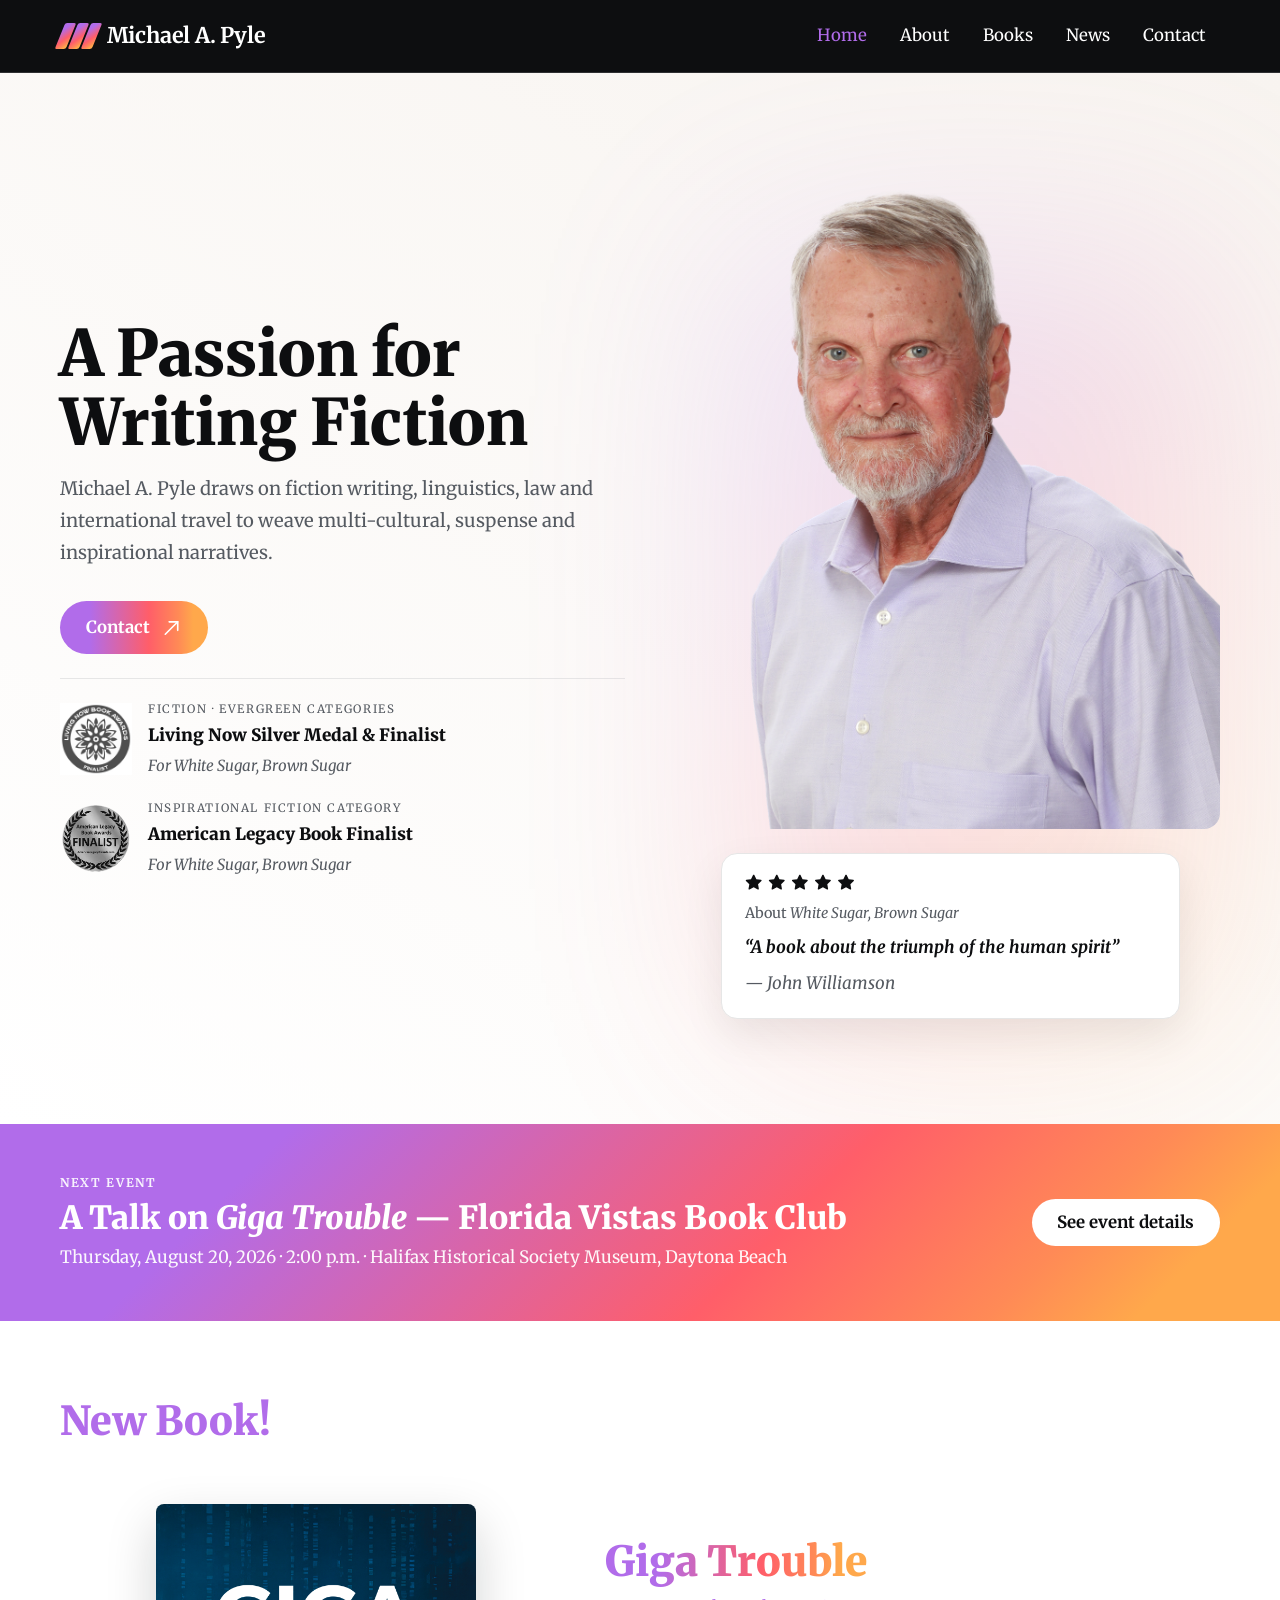
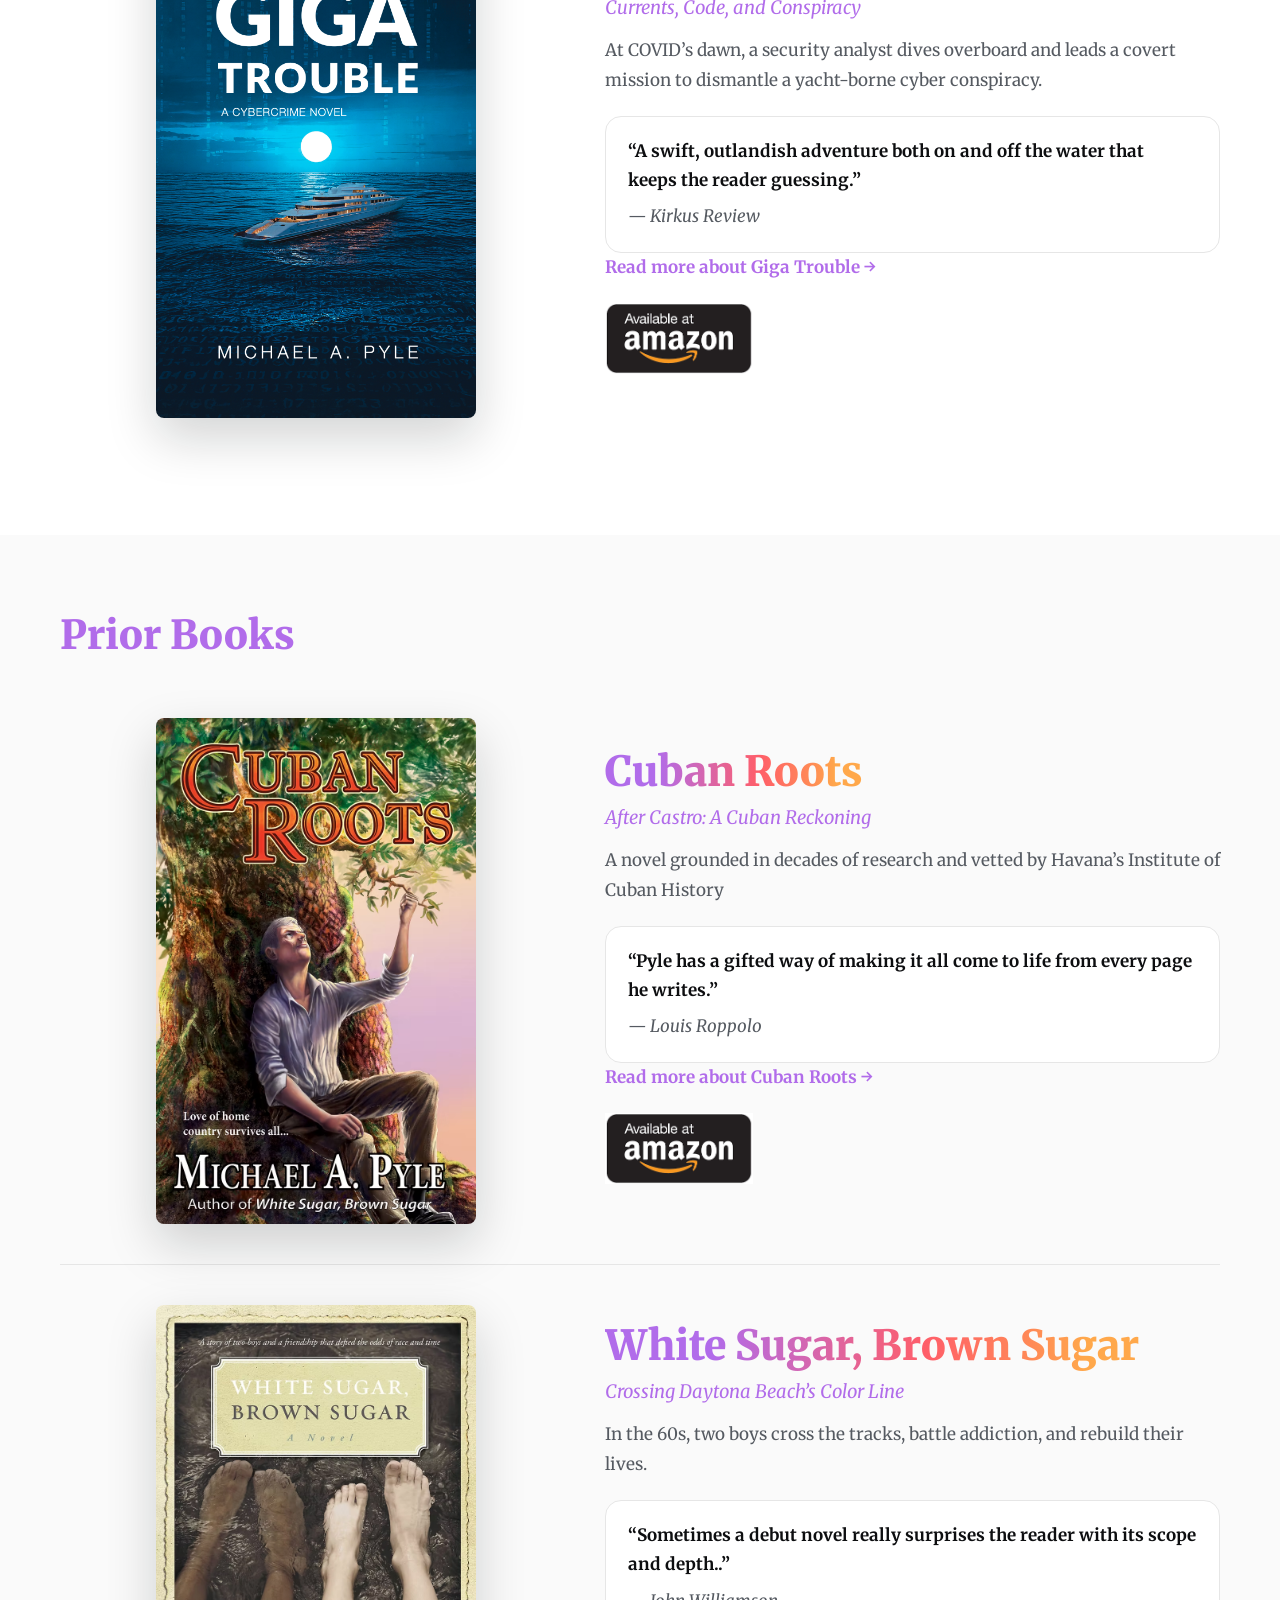
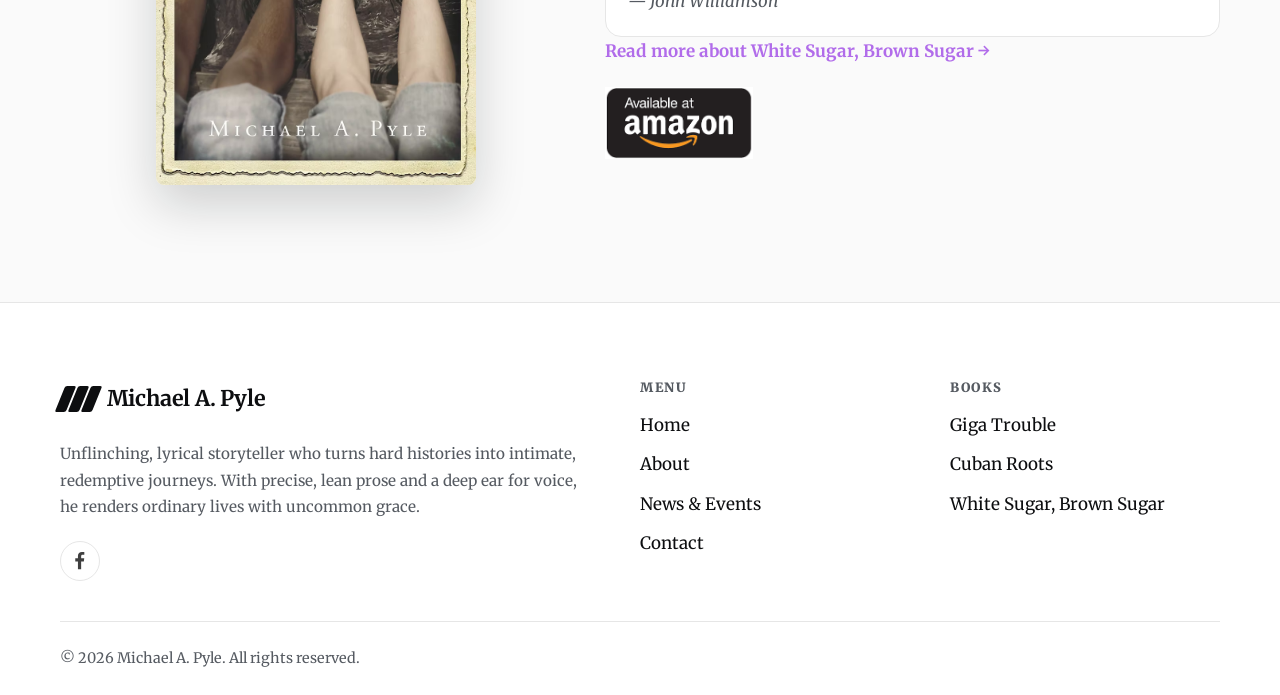
<file: index.html>
<!DOCTYPE html>
<html lang="en">
<head>
  <meta charset="utf-8">
  <meta name="viewport" content="width=device-width, initial-scale=1">
  <title>Michael A. Pyle</title>
  <meta name="description" content="Michael A. Pyle draws on fiction writing, linguistics, law and international travel to weave multi-cultural, suspense and inspirational narratives.">
  <link rel="canonical" href="https://www.michaelapyle.com/">
  <meta property="og:type" content="website">
  <meta property="og:site_name" content="Michael A. Pyle">
  <meta property="og:title" content="Michael A. Pyle">
  <meta property="og:description" content="Michael A. Pyle draws on fiction writing, linguistics, law and international travel to weave multi-cultural, suspense and inspirational narratives.">
  <meta property="og:url" content="https://www.michaelapyle.com/">
  <meta property="og:image" content="https://www.michaelapyle.com/images/og-michael-pyle.png">
  <meta name="twitter:card" content="summary_large_image">
  <meta name="twitter:title" content="Michael A. Pyle">
  <meta name="twitter:description" content="Michael A. Pyle draws on fiction writing, linguistics, law and international travel to weave multi-cultural, suspense and inspirational narratives.">
  <meta name="twitter:image" content="https://www.michaelapyle.com/images/og-michael-pyle.png">
  <link rel="icon" type="image/png" href="images/favicon.png">
  <link rel="apple-touch-icon" href="images/webclip.png">
  <link rel="preconnect" href="https://fonts.googleapis.com">
  <link rel="preconnect" href="https://fonts.gstatic.com" crossorigin>
  <link href="https://fonts.googleapis.com/css2?family=Merriweather:ital,wght@0,300;0,400;0,700;0,900;1,300;1,400;1,700;1,900&display=swap" rel="stylesheet">
  <link rel="stylesheet" href="css/styles.css">
  <script type="application/ld+json">
{
    "@context": "https://schema.org",
    "@type": "Person",
    "name": "Michael A. Pyle",
    "jobTitle": "Author",
    "birthDate": "1953",
    "birthPlace": "Daytona Beach, Florida",
    "alumniOf": "University of Florida",
    "url": "https://www.michaelapyle.com/",
    "email": "info@michaelapyle.com",
    "description": "Michael A. Pyle draws on fiction writing, linguistics, law and international travel to weave multi-cultural, suspense and inspirational narratives.",
    "knowsAbout": ["Fiction writing", "Linguistics", "Law", "Cuban history"],
    "sameAs": ["https://www.facebook.com"]
  }
  </script>
  <!-- Flicker-free shell navigation: vendored locally (no runtime CDN).
       htmx boosts link clicks into AJAX swaps; idiomorph diffs the new page
       against the live DOM so the persistent nav/footer are left untouched. -->
  <script src="js/htmx.min.js" defer></script>
  <script src="js/idiomorph-ext.min.js" defer></script>
</head>
<body hx-boost="true" hx-ext="morph" hx-swap="morph:innerHTML">
  <a class="skip-link" href="#main">Skip to content</a>
  <header class="nav" data-nav data-open="false">
    <div class="container nav__inner">
      <a class="brand" href="index.html" aria-label="Michael A. Pyle — home">
        <span class="brand__mark" aria-hidden="true"><span></span><span></span><span></span></span>
        <span class="brand__name">Michael A. Pyle</span>
      </a>
      <button class="nav__toggle" type="button" aria-label="Menu" aria-expanded="false" aria-controls="nav-menu">
        <span></span><span></span><span></span>
      </button>
      <nav id="nav-menu" class="nav__menu" aria-label="Primary">
        <a class="nav__link" href="index.html" aria-current="page">Home</a>
        <a class="nav__link" href="about.html">About</a>
        <div class="nav__books">
          <span class="nav__link nav__group-toggle">Books</span>
          <div class="nav__sub"><a href="giga-trouble.html"><span class="num">03/</span><span>Giga Trouble</span></a><a href="cuban-roots.html"><span class="num">02/</span><span>Cuban Roots</span></a><a href="white-sugar-brown-sugar.html"><span class="num">01/</span><span>White Sugar, Brown Sugar</span></a></div>
        </div>
        <a class="nav__link" href="news.html">News</a>
        <a class="nav__link" href="contact.html">Contact</a>
      </nav>
    </div>
  </header>
  <main id="main">
    <section class="hero">
      <div class="container hero__grid">
        <div class="hero__col">
          <h1>A Passion for Writing Fiction</h1>
          <p class="hero__lead">Michael A. Pyle draws on fiction writing, linguistics, law and international travel to weave multi-cultural, suspense and inspirational narratives.</p>
          <a class="btn btn--grad" href="contact.html" aria-label="Contact Michael A. Pyle">
        <span>Contact</span>
        <img class="btn__arrow" src="images/arrow-right-white.svg" alt="" width="22" height="22">
      </a>
          <div class="badges">
            <div class="badge badge--stack">
              <img src="images/living-now-finalist.webp" alt="Living Now Book Awards Finalist seal" width="72" style="filter:grayscale(1);">
              <div>
                <p class="badge__kicker">Fiction · Evergreen Categories</p>
                <p class="badge__title">Living Now Silver Medal &amp; Finalist</p>
                <p class="badge__for">For <em>White Sugar, Brown Sugar</em></p>
              </div>
            </div>
            <div class="badge badge--stack">
              <img src="images/american-legacy-bw.png" alt="American Legacy Book Awards seal" width="72">
              <div>
                <p class="badge__kicker">Inspirational Fiction Category</p>
                <p class="badge__title">American Legacy Book Finalist</p>
                <p class="badge__for">For <em>White Sugar, Brown Sugar</em></p>
              </div>
            </div>
          </div>
        </div>
        <div class="hero__media">
          <div class="hero__glow" aria-hidden="true"></div>
          <img class="hero__img" src="images/michael-pyle-hero.png" alt="Author Michael A. Pyle" width="1152" height="768">
          <figure class="hero__quote">
            <img class="stars" src="images/stars.svg" alt="" width="110">
            <p class="label">About <em>White Sugar, Brown Sugar</em></p>
            <blockquote>&ldquo;A book about the triumph of the human spirit&rdquo;</blockquote>
            <cite>— John Williamson</cite>
          </figure>
        </div>
      </div>
    </section>

    <section class="cta-band">
      <div class="container cta-band__inner">
        <div>
          <p class="cta-band__eyebrow">Next event</p>
          <h2 class="cta-band__title">A Talk on <em>Giga Trouble</em> — Florida Vistas Book Club</h2>
          <p class="cta-band__detail">Thursday, August 20, 2026 · 2:00 p.m. · Halifax Historical Society Museum, Daytona Beach</p>
        </div>
        <a class="btn btn--on-grad" href="news.html" aria-label="See details for the August 20 Florida Vistas Book Club talk">See event details</a>
      </div>
    </section>

    <section class="section">
      <div class="container">
        <h2 class="callout-h">New Book!</h2>
        <div class="book-row">
          <div class="book-row__cover">
            <img src="images/giga-trouble-cover.png" alt="Giga Trouble book cover" width="1164">
          </div>
          <div>
            <h3 class="book-row__title"><a class="grad-text" href="giga-trouble.html">Giga Trouble</a></h3>
            <p class="book-row__tagline">Currents, Code, and Conspiracy</p>
            <p class="book-row__desc">At COVID&rsquo;s dawn, a security analyst dives overboard and leads a covert mission to dismantle a yacht-borne cyber conspiracy.</p>
            <div class="minicard">
              <blockquote>&ldquo;A swift, outlandish adventure both on and off the water that keeps the reader guessing.&rdquo;</blockquote>
              <cite>— Kirkus Review</cite>
            </div>
            <a class="read-more" href="giga-trouble.html">Read more about Giga Trouble →</a>
            <br>
            <a class="amazon-link" href="https://a.co/d/eagN1r6" target="_blank" rel="noopener" aria-label="Buy Giga Trouble on Amazon">
        <img src="images/available-at-amazon.png" alt="Available at Amazon" width="148">
      </a>
          </div>
        </div>
      </div>
    </section>

    <section class="section section--tint">
      <div class="container">
        <h2 class="callout-h">Prior Books</h2>
        <div class="book-row">
          <div class="book-row__cover">
            <img src="images/cuban-roots-cover.avif" alt="Cuban Roots book cover" width="600">
          </div>
          <div>
            <h3 class="book-row__title"><a class="grad-text" href="cuban-roots.html">Cuban Roots</a></h3>
            <p class="book-row__tagline">After Castro: A Cuban Reckoning</p>
            <p class="book-row__desc">A novel grounded in decades of research and vetted by Havana&rsquo;s Institute of Cuban History</p>
            <div class="minicard">
              <blockquote>&ldquo;Pyle has a gifted way of making it all come to life from every page he writes.&rdquo;</blockquote>
              <cite>— Louis Roppolo</cite>
            </div>
            <a class="read-more" href="cuban-roots.html">Read more about Cuban Roots →</a>
            <br>
            <a class="amazon-link" href="https://a.co/d/e1pcPQa" target="_blank" rel="noopener" aria-label="Buy Cuban Roots on Amazon">
        <img src="images/available-at-amazon.png" alt="Available at Amazon" width="148">
      </a>
          </div>
        </div>
        <div class="book-row">
          <div class="book-row__cover">
            <img src="images/white-sugar-cover.avif" alt="White Sugar, Brown Sugar book cover" width="600">
          </div>
          <div>
            <h3 class="book-row__title"><a class="grad-text" href="white-sugar-brown-sugar.html">White Sugar, Brown Sugar</a></h3>
            <p class="book-row__tagline">Crossing Daytona Beach&rsquo;s Color Line</p>
            <p class="book-row__desc">In the 60s, two boys cross the tracks, battle addiction, and rebuild their lives.</p>
            <div class="minicard">
              <blockquote>&ldquo;Sometimes a debut novel really surprises the reader with its scope and depth..&rdquo;</blockquote>
              <cite>— John Williamson</cite>
            </div>
            <a class="read-more" href="white-sugar-brown-sugar.html">Read more about White Sugar, Brown Sugar →</a>
            <br>
            <a class="amazon-link" href="https://a.co/d/07McNu4" target="_blank" rel="noopener" aria-label="Buy White Sugar, Brown Sugar on Amazon">
        <img src="images/available-at-amazon.png" alt="Available at Amazon" width="148">
      </a>
          </div>
        </div>
      </div>
    </section>
  </main>
  <footer class="footer">
    <div class="container">
      <div class="footer__top">
        <div>
          <a class="brand" href="index.html" aria-label="Michael A. Pyle — home">
        <span class="brand__mark" aria-hidden="true"><span></span><span></span><span></span></span>
        <span class="brand__name">Michael A. Pyle</span>
      </a>
          <p class="footer__blurb">Unflinching, lyrical storyteller who turns hard histories into intimate, redemptive journeys. With precise, lean prose and a deep ear for voice, he renders ordinary lives with uncommon grace.</p>
          <div class="social">
            <a href="https://www.facebook.com" target="_blank" rel="noopener" aria-label="Facebook">
              <img src="images/fb.svg" alt="" width="18" height="18">
            </a>
          </div>
        </div>
        <div class="footer__col">
          <h3>Menu</h3>
          <a href="index.html">Home</a>
          <a href="about.html">About</a>
          <a href="news.html">News &amp; Events</a>
          <a href="contact.html">Contact</a>
        </div>
        <div class="footer__col">
          <h3>Books</h3>
          <a href="giga-trouble.html">Giga Trouble</a>
          <a href="cuban-roots.html">Cuban Roots</a>
          <a href="white-sugar-brown-sugar.html">White Sugar, Brown Sugar</a>
        </div>
      </div>
      <div class="footer__bottom">© <span id="copyright-year">2026</span> Michael A. Pyle. All rights reserved.</div>
    </div>
  </footer>
  <script src="js/nav.js" defer></script>
</body>
</html>
</file>
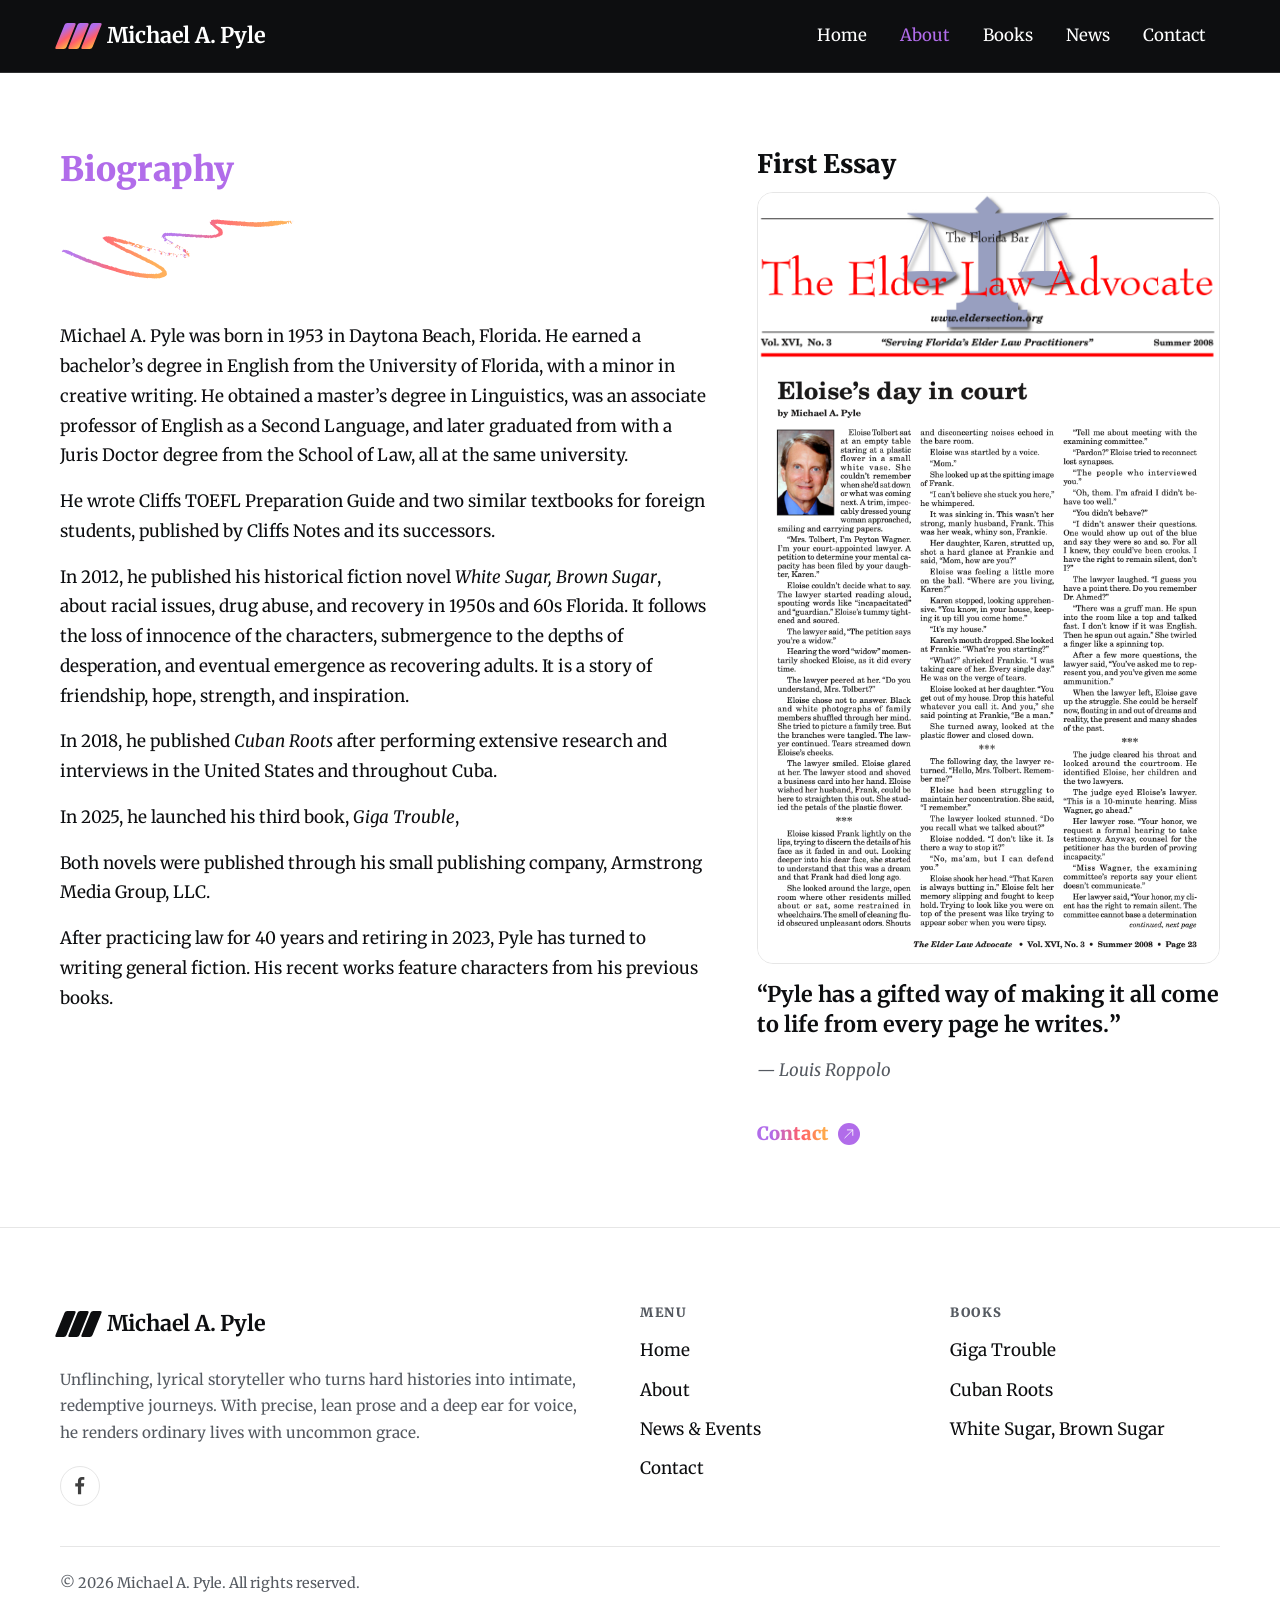
<file: about.html>
<!DOCTYPE html>
<html lang="en">
<head>
  <meta charset="utf-8">
  <meta name="viewport" content="width=device-width, initial-scale=1">
  <title>About Michael A. Pyle</title>
  <meta name="description" content="Michael A. Pyle draws on fiction writing, linguistics, law and international travel to weave multi-cultural, suspense and inspirational narratives.">
  <link rel="canonical" href="https://www.michaelapyle.com/about">
  <meta property="og:type" content="website">
  <meta property="og:site_name" content="Michael A. Pyle">
  <meta property="og:title" content="About Michael A. Pyle">
  <meta property="og:description" content="Michael A. Pyle draws on fiction writing, linguistics, law and international travel to weave multi-cultural, suspense and inspirational narratives.">
  <meta property="og:url" content="https://www.michaelapyle.com/about">
  <meta property="og:image" content="https://www.michaelapyle.com/images/og-michael-pyle.png">
  <meta name="twitter:card" content="summary_large_image">
  <meta name="twitter:title" content="About Michael A. Pyle">
  <meta name="twitter:description" content="Michael A. Pyle draws on fiction writing, linguistics, law and international travel to weave multi-cultural, suspense and inspirational narratives.">
  <meta name="twitter:image" content="https://www.michaelapyle.com/images/og-michael-pyle.png">
  <link rel="icon" type="image/png" href="images/favicon.png">
  <link rel="apple-touch-icon" href="images/webclip.png">
  <link rel="preconnect" href="https://fonts.googleapis.com">
  <link rel="preconnect" href="https://fonts.gstatic.com" crossorigin>
  <link href="https://fonts.googleapis.com/css2?family=Merriweather:ital,wght@0,300;0,400;0,700;0,900;1,300;1,400;1,700;1,900&display=swap" rel="stylesheet">
  <link rel="stylesheet" href="css/styles.css">
  <script type="application/ld+json">
{
    "@context": "https://schema.org",
    "@type": "Person",
    "name": "Michael A. Pyle",
    "jobTitle": "Author",
    "birthDate": "1953",
    "birthPlace": "Daytona Beach, Florida",
    "alumniOf": "University of Florida",
    "url": "https://www.michaelapyle.com/",
    "email": "info@michaelapyle.com",
    "description": "Michael A. Pyle draws on fiction writing, linguistics, law and international travel to weave multi-cultural, suspense and inspirational narratives.",
    "knowsAbout": ["Fiction writing", "Linguistics", "Law", "Cuban history"],
    "sameAs": ["https://www.facebook.com"]
  }
  </script>
  <!-- Flicker-free shell navigation: vendored locally (no runtime CDN).
       htmx boosts link clicks into AJAX swaps; idiomorph diffs the new page
       against the live DOM so the persistent nav/footer are left untouched. -->
  <script src="js/htmx.min.js" defer></script>
  <script src="js/idiomorph-ext.min.js" defer></script>
</head>
<body hx-boost="true" hx-ext="morph" hx-swap="morph:innerHTML">
  <a class="skip-link" href="#main">Skip to content</a>
  <header class="nav" data-nav data-open="false">
    <div class="container nav__inner">
      <a class="brand" href="index.html" aria-label="Michael A. Pyle — home">
        <span class="brand__mark" aria-hidden="true"><span></span><span></span><span></span></span>
        <span class="brand__name">Michael A. Pyle</span>
      </a>
      <button class="nav__toggle" type="button" aria-label="Menu" aria-expanded="false" aria-controls="nav-menu">
        <span></span><span></span><span></span>
      </button>
      <nav id="nav-menu" class="nav__menu" aria-label="Primary">
        <a class="nav__link" href="index.html">Home</a>
        <a class="nav__link" href="about.html" aria-current="page">About</a>
        <div class="nav__books">
          <span class="nav__link nav__group-toggle">Books</span>
          <div class="nav__sub"><a href="giga-trouble.html"><span class="num">03/</span><span>Giga Trouble</span></a><a href="cuban-roots.html"><span class="num">02/</span><span>Cuban Roots</span></a><a href="white-sugar-brown-sugar.html"><span class="num">01/</span><span>White Sugar, Brown Sugar</span></a></div>
        </div>
        <a class="nav__link" href="news.html">News</a>
        <a class="nav__link" href="contact.html">Contact</a>
      </nav>
    </div>
  </header>
  <main id="main">
    <section class="container layout layout--2col">
      <article class="prose">
        <h2>Biography</h2>
        <img class="divider" src="images/divider.svg" alt="" width="240">
        <p>Michael A. Pyle was born in 1953 in Daytona Beach, Florida. He earned a bachelor&rsquo;s degree in English from the University of Florida, with a minor in creative writing. He obtained a master&rsquo;s degree in Linguistics, was an associate professor of English as a Second Language, and later graduated from with a Juris Doctor degree from the School of Law, all at the same university.</p>
        <p>He wrote Cliffs TOEFL Preparation Guide and two similar textbooks for foreign students, published by Cliffs Notes and its successors.</p>
        <p>In 2012, he published his historical fiction novel <em>White Sugar, Brown Sugar</em>, about racial issues, drug abuse, and recovery in 1950s and 60s Florida. It follows the loss of innocence of the characters, submergence to the depths of desperation, and eventual emergence as recovering adults. It is a story of friendship, hope, strength, and inspiration.</p>
        <p>In 2018, he published <em>Cuban Roots</em> after performing extensive research and interviews in the United States and throughout Cuba.</p>
        <p>In 2025, he launched his third book, <em>Giga Trouble</em>,</p>
        <p>Both novels were published through his small publishing company, Armstrong Media Group, LLC.</p>
        <p>After practicing law for 40 years and retiring in 2023, Pyle has turned to writing general fiction. His recent works feature characters from his previous books.</p>
      </article>
      <aside class="aside">
        <h2>First Essay</h2>
        <a class="essay-figure" href="assets/eloises-day-in-court.pdf" target="_blank" rel="noopener" aria-label="Read the essay “Eloise's Day in Court” (PDF)">
          <img src="images/elder-law-advocate.png" alt="Elder Law Advocate magazine">
          <img src="images/eloise.png" alt="“Eloise's Day in Court” essay illustration">
        </a>
        <p class="lead-q"><strong>&ldquo;Pyle has a gifted way of making it all come to life from every page he writes.</strong>&rdquo;</p>
        <p class="attribution">— Louis Roppolo</p>
        <a class="cta-link" href="contact.html" aria-label="Contact Michael A. Pyle">
          <span>Contact</span>
          <img class="btn__arrow" src="images/arrow-right-grad.svg" alt="" width="22" height="22">
        </a>
      </aside>
    </section>
  </main>
  <footer class="footer">
    <div class="container">
      <div class="footer__top">
        <div>
          <a class="brand" href="index.html" aria-label="Michael A. Pyle — home">
        <span class="brand__mark" aria-hidden="true"><span></span><span></span><span></span></span>
        <span class="brand__name">Michael A. Pyle</span>
      </a>
          <p class="footer__blurb">Unflinching, lyrical storyteller who turns hard histories into intimate, redemptive journeys. With precise, lean prose and a deep ear for voice, he renders ordinary lives with uncommon grace.</p>
          <div class="social">
            <a href="https://www.facebook.com" target="_blank" rel="noopener" aria-label="Facebook">
              <img src="images/fb.svg" alt="" width="18" height="18">
            </a>
          </div>
        </div>
        <div class="footer__col">
          <h3>Menu</h3>
          <a href="index.html">Home</a>
          <a href="about.html">About</a>
          <a href="news.html">News &amp; Events</a>
          <a href="contact.html">Contact</a>
        </div>
        <div class="footer__col">
          <h3>Books</h3>
          <a href="giga-trouble.html">Giga Trouble</a>
          <a href="cuban-roots.html">Cuban Roots</a>
          <a href="white-sugar-brown-sugar.html">White Sugar, Brown Sugar</a>
        </div>
      </div>
      <div class="footer__bottom">© <span id="copyright-year">2026</span> Michael A. Pyle. All rights reserved.</div>
    </div>
  </footer>
  <script src="js/nav.js" defer></script>
</body>
</html>
</file>
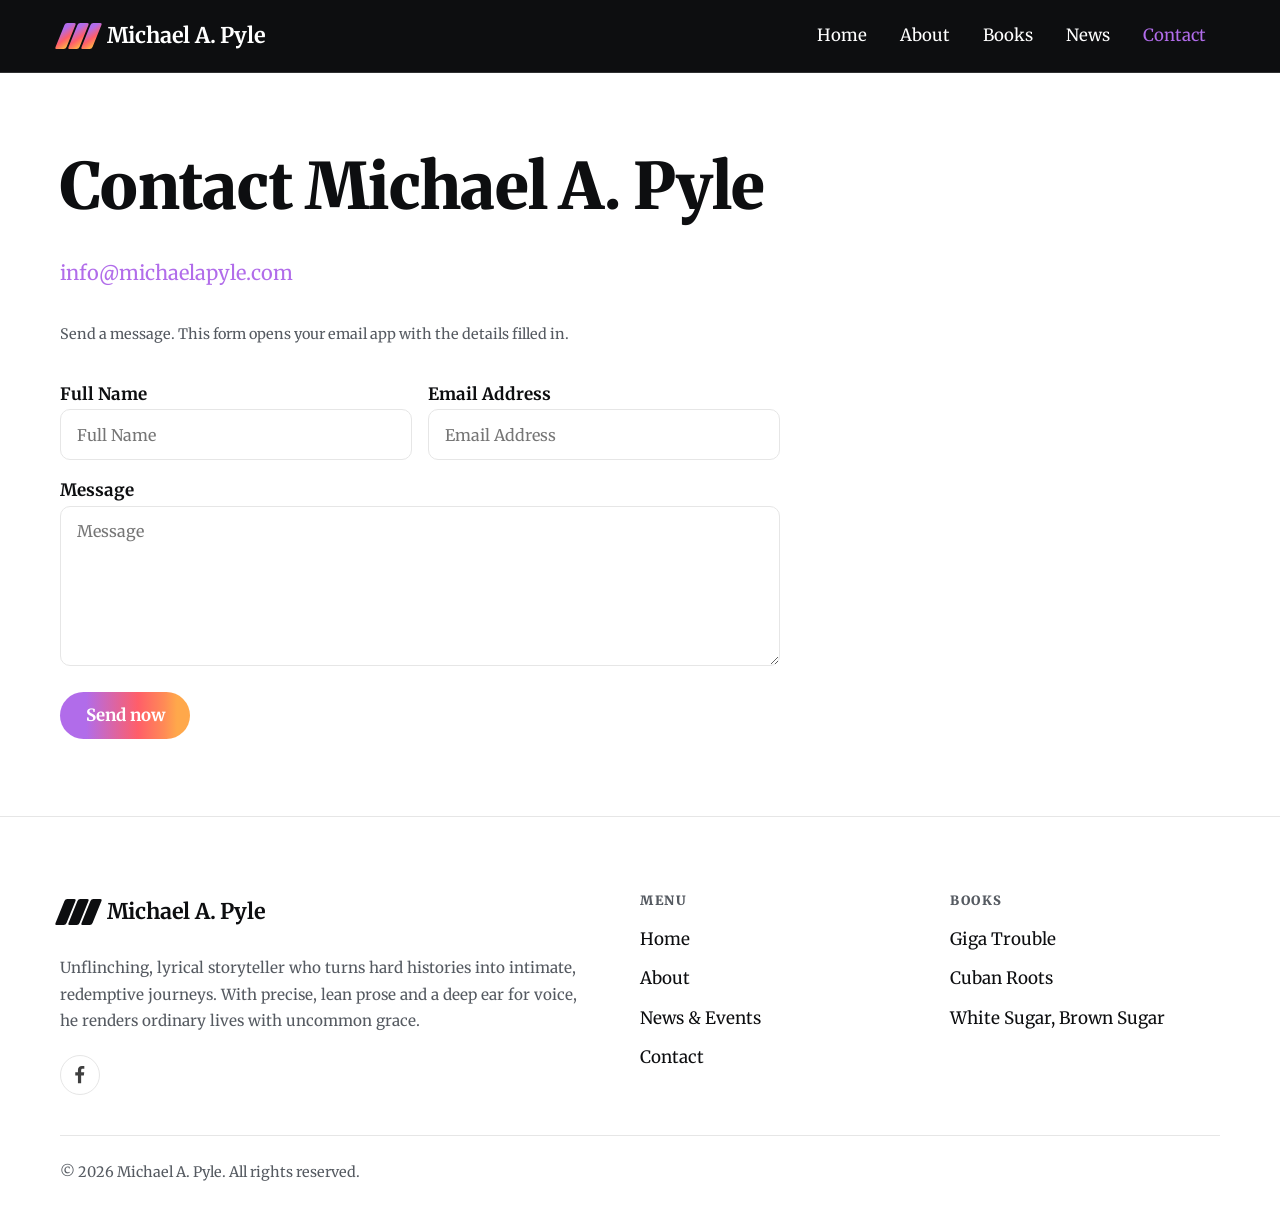
<file: contact.html>
<!DOCTYPE html>
<html lang="en">
<head>
  <meta charset="utf-8">
  <meta name="viewport" content="width=device-width, initial-scale=1">
  <title>Contact Michael A. Pyle</title>
  <meta name="description" content="Get in touch with author Michael A. Pyle at info@michaelapyle.com.">
  <link rel="canonical" href="https://www.michaelapyle.com/contact">
  <meta property="og:type" content="website">
  <meta property="og:site_name" content="Michael A. Pyle">
  <meta property="og:title" content="Contact Michael A. Pyle">
  <meta property="og:description" content="Get in touch with author Michael A. Pyle at info@michaelapyle.com.">
  <meta property="og:url" content="https://www.michaelapyle.com/contact">
  <meta property="og:image" content="https://www.michaelapyle.com/images/og-michael-pyle.png">
  <meta name="twitter:card" content="summary_large_image">
  <meta name="twitter:title" content="Contact Michael A. Pyle">
  <meta name="twitter:description" content="Get in touch with author Michael A. Pyle at info@michaelapyle.com.">
  <meta name="twitter:image" content="https://www.michaelapyle.com/images/og-michael-pyle.png">
  <link rel="icon" type="image/png" href="images/favicon.png">
  <link rel="apple-touch-icon" href="images/webclip.png">
  <link rel="preconnect" href="https://fonts.googleapis.com">
  <link rel="preconnect" href="https://fonts.gstatic.com" crossorigin>
  <link href="https://fonts.googleapis.com/css2?family=Merriweather:ital,wght@0,300;0,400;0,700;0,900;1,300;1,400;1,700;1,900&display=swap" rel="stylesheet">
  <link rel="stylesheet" href="css/styles.css">
  <script type="application/ld+json">
{
    "@context": "https://schema.org",
    "@type": "Person",
    "name": "Michael A. Pyle",
    "jobTitle": "Author",
    "birthDate": "1953",
    "birthPlace": "Daytona Beach, Florida",
    "alumniOf": "University of Florida",
    "url": "https://www.michaelapyle.com/",
    "email": "info@michaelapyle.com",
    "description": "Michael A. Pyle draws on fiction writing, linguistics, law and international travel to weave multi-cultural, suspense and inspirational narratives.",
    "knowsAbout": ["Fiction writing", "Linguistics", "Law", "Cuban history"],
    "sameAs": ["https://www.facebook.com"]
  }
  </script>
  <!-- Flicker-free shell navigation: vendored locally (no runtime CDN).
       htmx boosts link clicks into AJAX swaps; idiomorph diffs the new page
       against the live DOM so the persistent nav/footer are left untouched. -->
  <script src="js/htmx.min.js" defer></script>
  <script src="js/idiomorph-ext.min.js" defer></script>
</head>
<body hx-boost="true" hx-ext="morph" hx-swap="morph:innerHTML">
  <a class="skip-link" href="#main">Skip to content</a>
  <header class="nav" data-nav data-open="false">
    <div class="container nav__inner">
      <a class="brand" href="index.html" aria-label="Michael A. Pyle — home">
        <span class="brand__mark" aria-hidden="true"><span></span><span></span><span></span></span>
        <span class="brand__name">Michael A. Pyle</span>
      </a>
      <button class="nav__toggle" type="button" aria-label="Menu" aria-expanded="false" aria-controls="nav-menu">
        <span></span><span></span><span></span>
      </button>
      <nav id="nav-menu" class="nav__menu" aria-label="Primary">
        <a class="nav__link" href="index.html">Home</a>
        <a class="nav__link" href="about.html">About</a>
        <div class="nav__books">
          <span class="nav__link nav__group-toggle">Books</span>
          <div class="nav__sub"><a href="giga-trouble.html"><span class="num">03/</span><span>Giga Trouble</span></a><a href="cuban-roots.html"><span class="num">02/</span><span>Cuban Roots</span></a><a href="white-sugar-brown-sugar.html"><span class="num">01/</span><span>White Sugar, Brown Sugar</span></a></div>
        </div>
        <a class="nav__link" href="news.html">News</a>
        <a class="nav__link" href="contact.html" aria-current="page">Contact</a>
      </nav>
    </div>
  </header>
  <main id="main">
    <section class="container contact">
      <h1>Contact Michael A. Pyle</h1>
      <p class="contact__email"><a href="mailto:info@michaelapyle.com">info@michaelapyle.com</a></p>
      <form class="form-grid" hx-boost="false" action="mailto:info@michaelapyle.com" method="post" enctype="text/plain" aria-label="Contact form">
        <p class="form-note" id="form-help">Send a message. This form opens your email app with the details filled in.</p>
        <div class="form-row">
          <div>
            <label for="full-name">Full Name</label>
            <input class="field" type="text" id="full-name" name="Full-Name" placeholder="Full Name" maxlength="256" required>
          </div>
          <div>
            <label for="email">Email Address</label>
            <input class="field" type="email" id="email" name="Email-Address" placeholder="Email Address" maxlength="256" required>
          </div>
        </div>
        <div>
          <label for="message">Message</label>
          <textarea class="field" id="message" name="Message" placeholder="Message" maxlength="5000" required></textarea>
        </div>
        <div>
          <button class="btn btn--grad" type="submit">Send now</button>
        </div>
      </form>
    </section>
  </main>
  <footer class="footer">
    <div class="container">
      <div class="footer__top">
        <div>
          <a class="brand" href="index.html" aria-label="Michael A. Pyle — home">
        <span class="brand__mark" aria-hidden="true"><span></span><span></span><span></span></span>
        <span class="brand__name">Michael A. Pyle</span>
      </a>
          <p class="footer__blurb">Unflinching, lyrical storyteller who turns hard histories into intimate, redemptive journeys. With precise, lean prose and a deep ear for voice, he renders ordinary lives with uncommon grace.</p>
          <div class="social">
            <a href="https://www.facebook.com" target="_blank" rel="noopener" aria-label="Facebook">
              <img src="images/fb.svg" alt="" width="18" height="18">
            </a>
          </div>
        </div>
        <div class="footer__col">
          <h3>Menu</h3>
          <a href="index.html">Home</a>
          <a href="about.html">About</a>
          <a href="news.html">News &amp; Events</a>
          <a href="contact.html">Contact</a>
        </div>
        <div class="footer__col">
          <h3>Books</h3>
          <a href="giga-trouble.html">Giga Trouble</a>
          <a href="cuban-roots.html">Cuban Roots</a>
          <a href="white-sugar-brown-sugar.html">White Sugar, Brown Sugar</a>
        </div>
      </div>
      <div class="footer__bottom">© <span id="copyright-year">2026</span> Michael A. Pyle. All rights reserved.</div>
    </div>
  </footer>
  <script src="js/nav.js" defer></script>
</body>
</html>
</file>
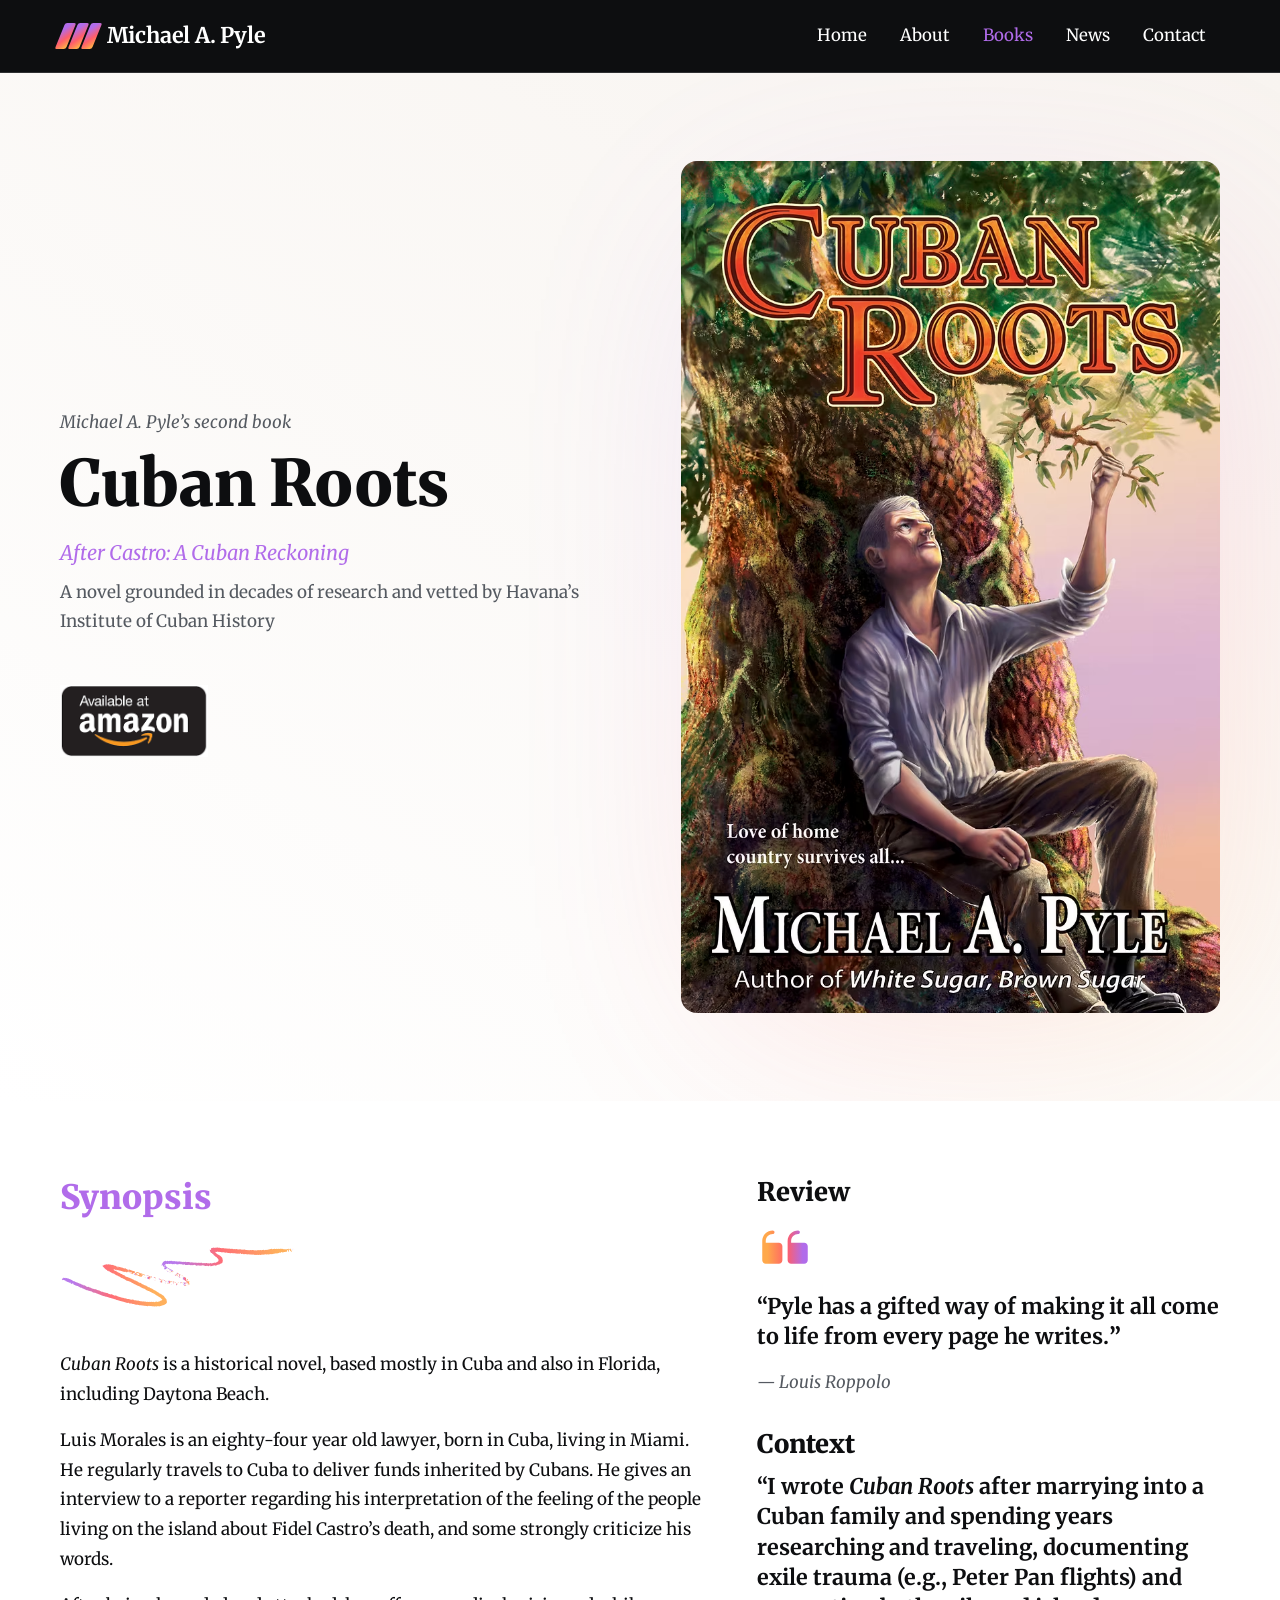
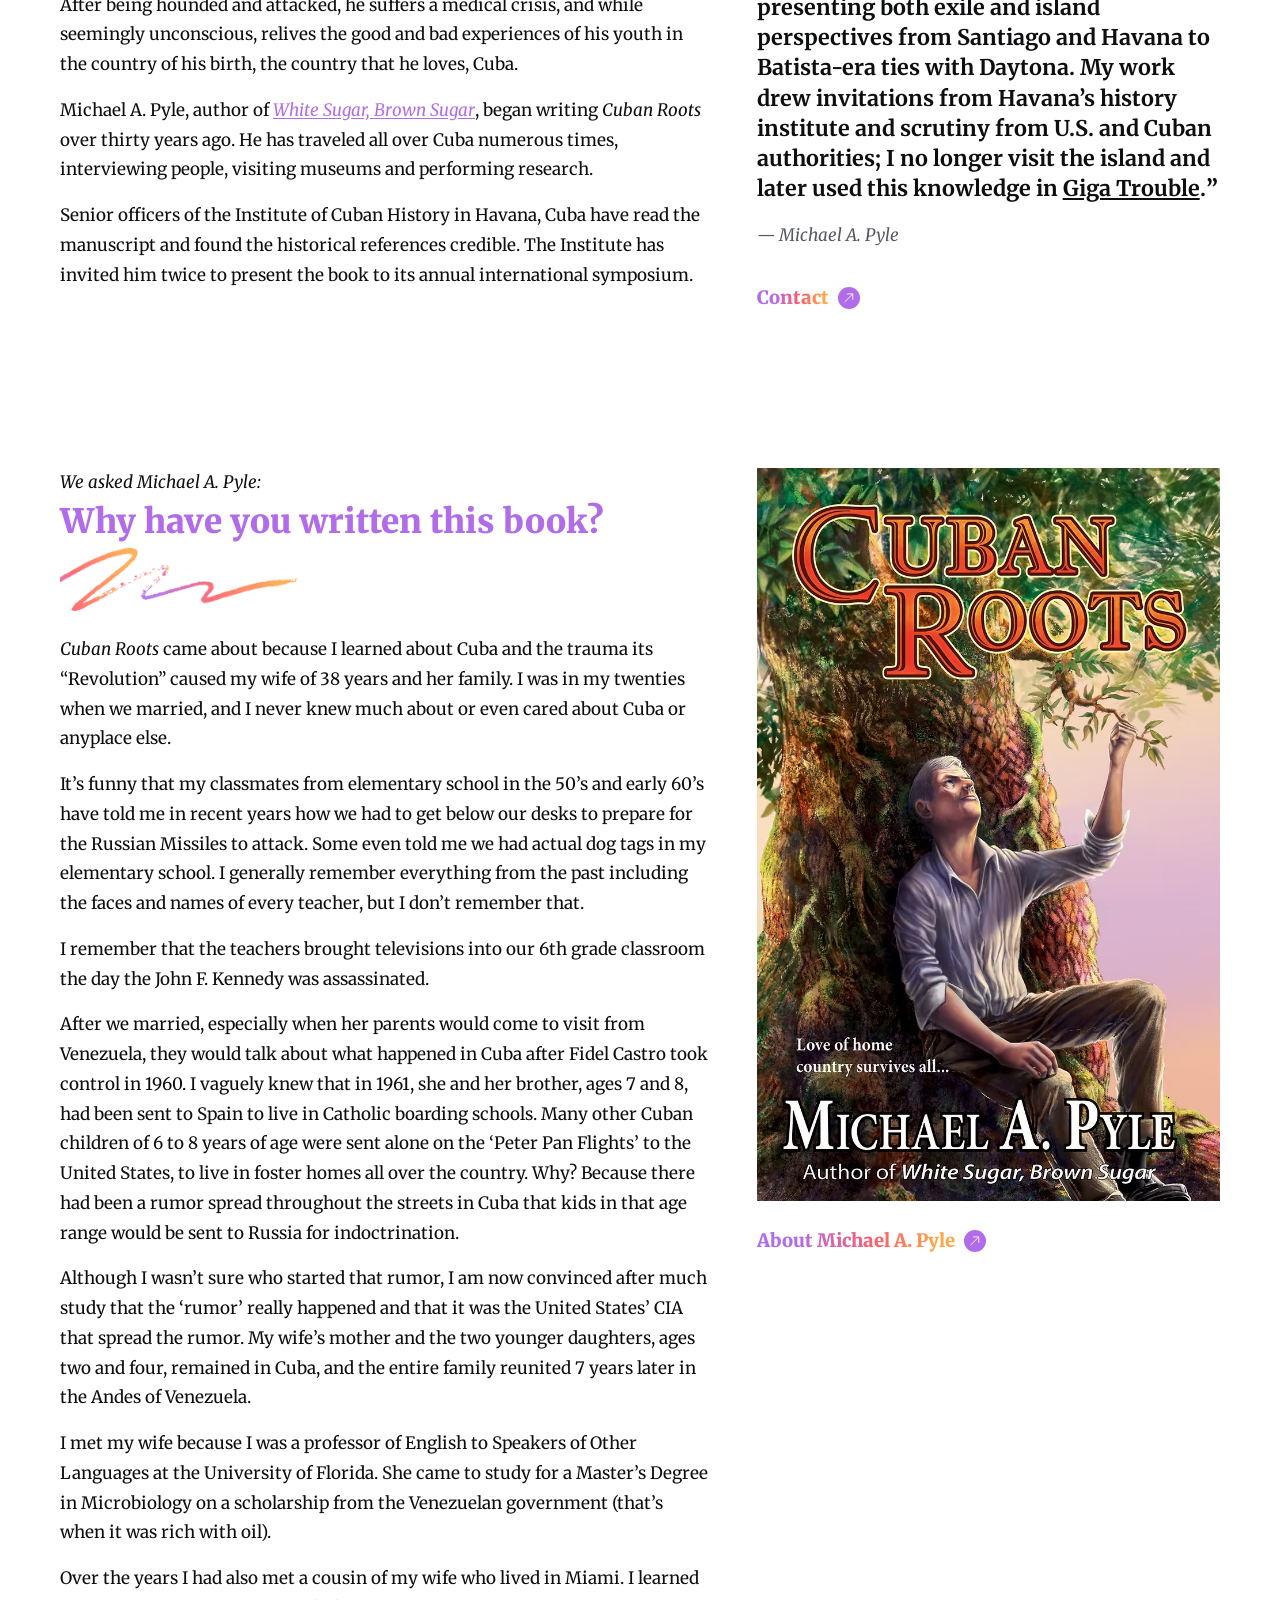
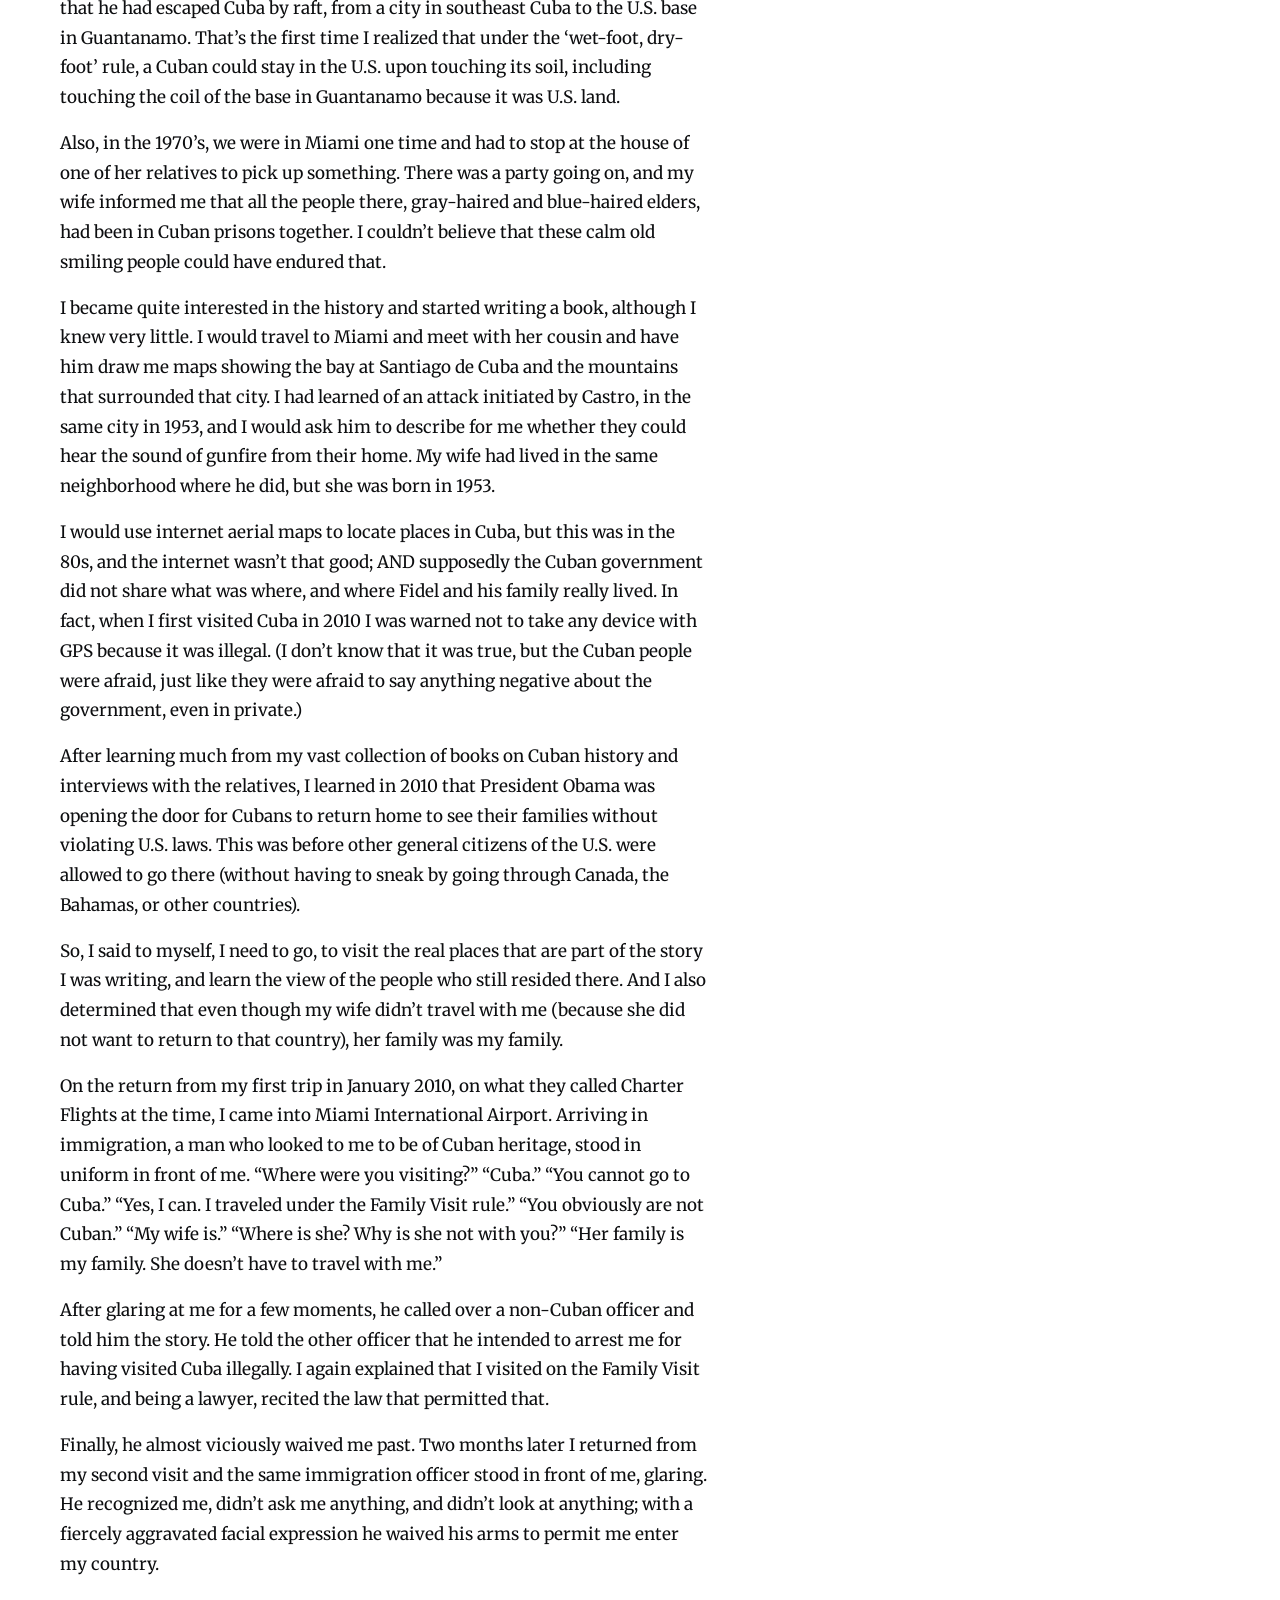
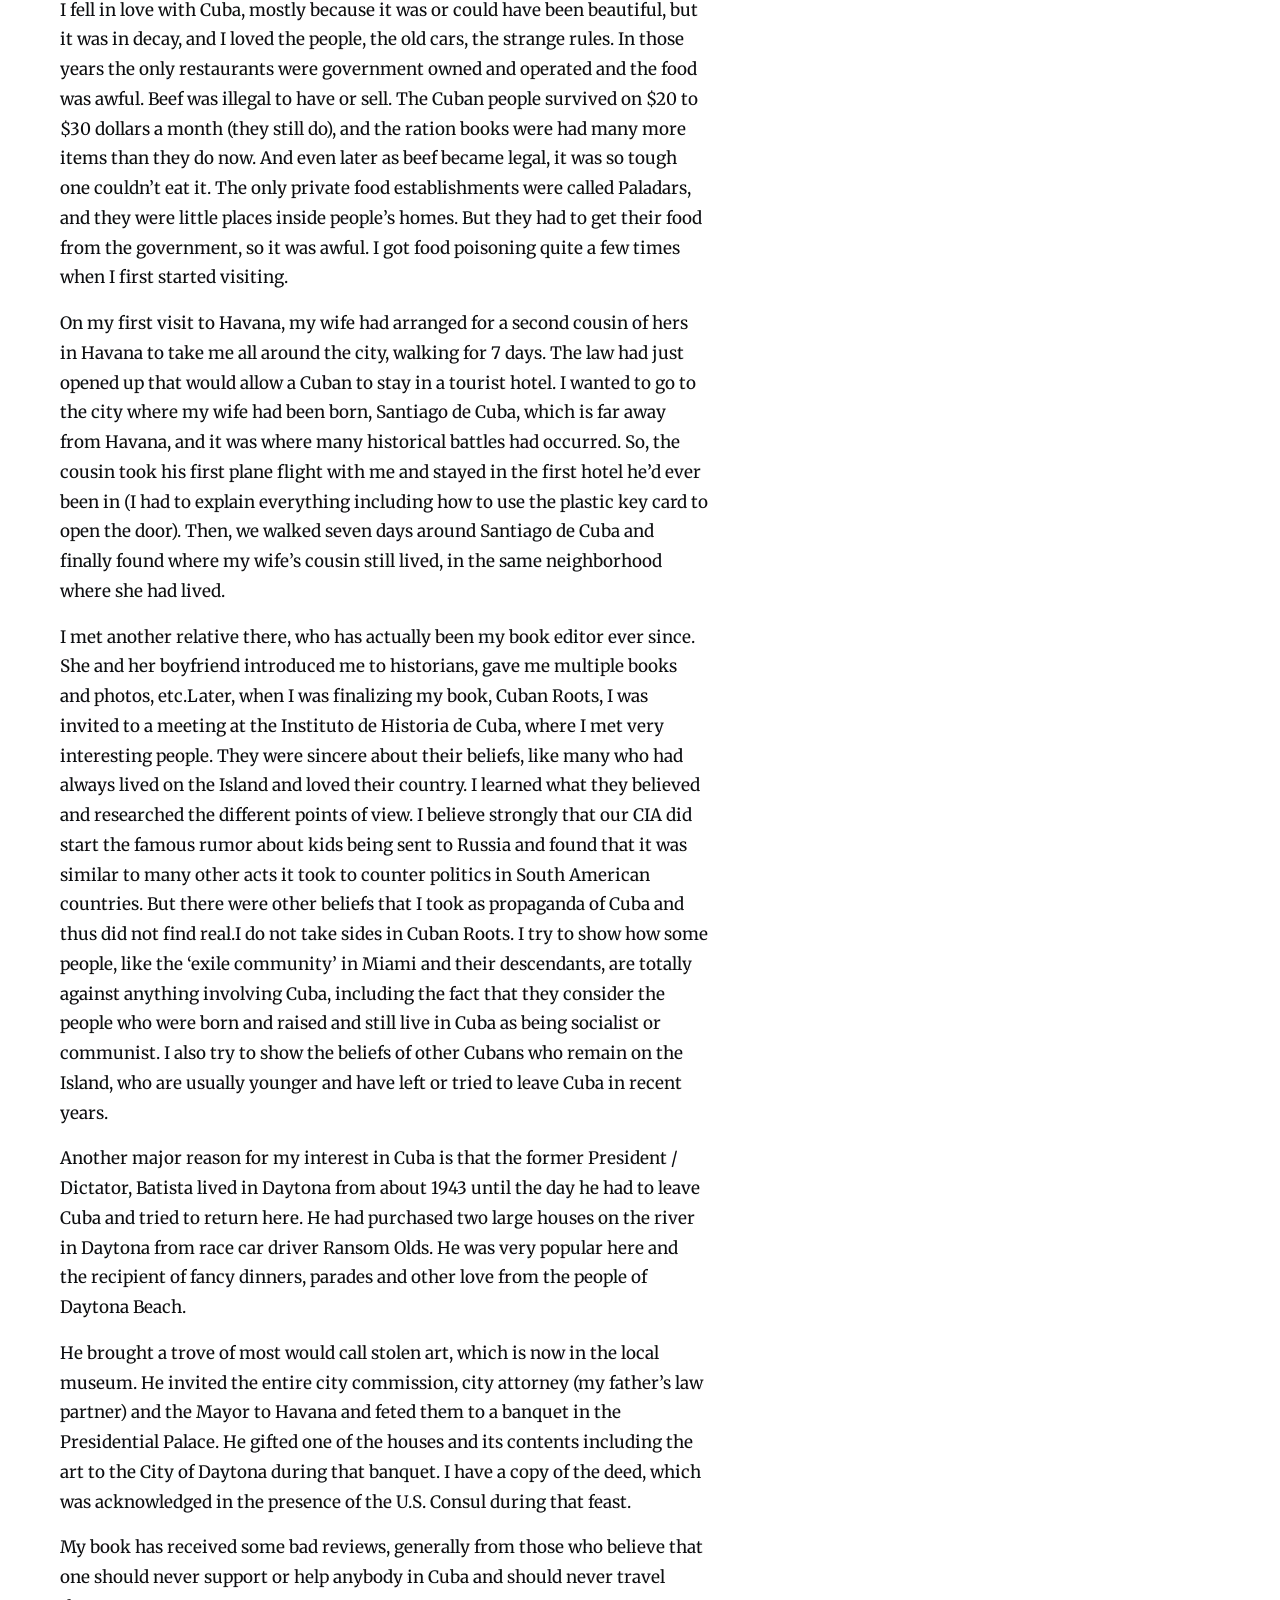
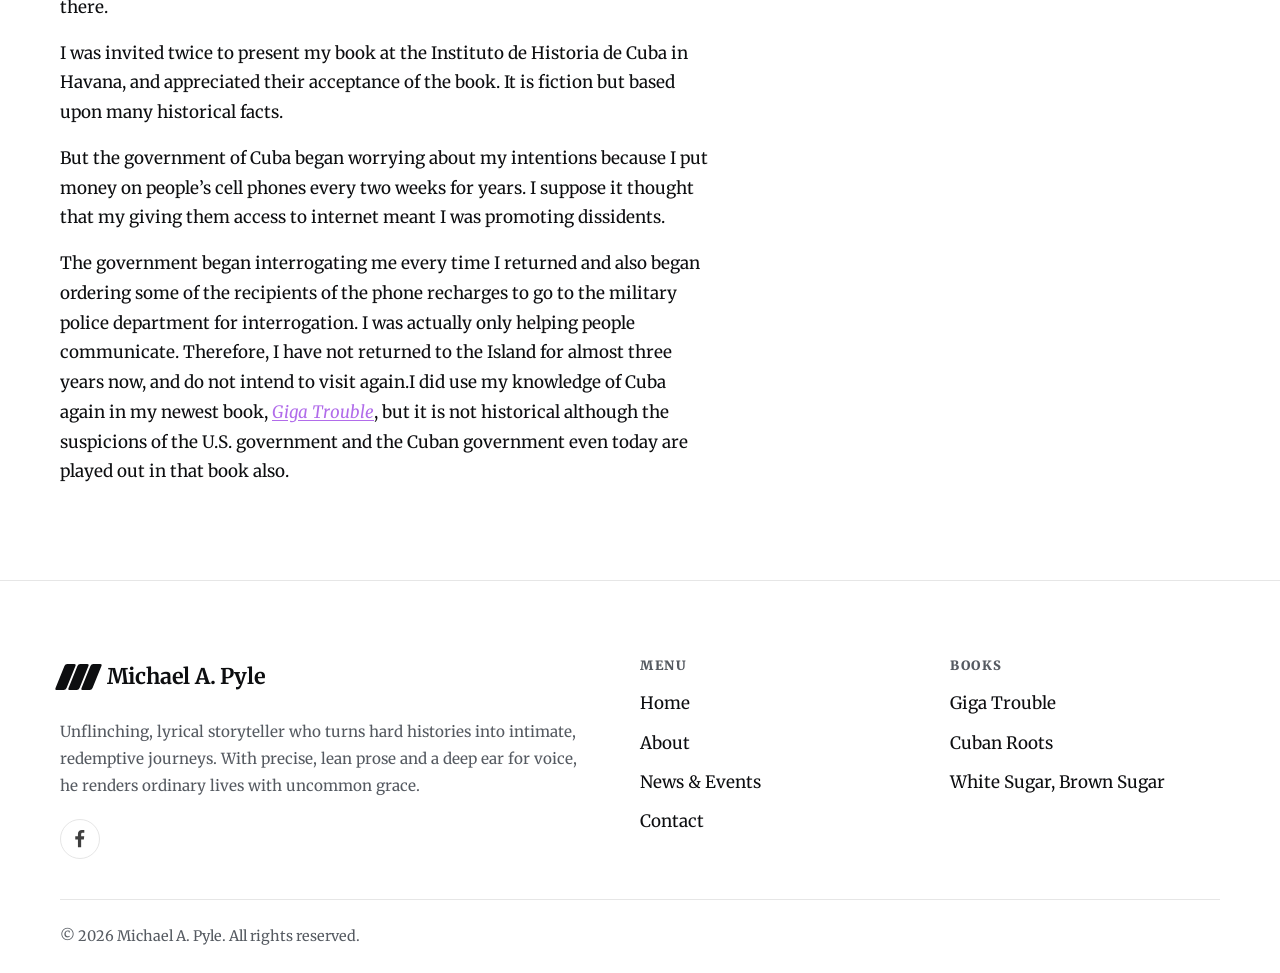
<file: cuban-roots.html>
<!DOCTYPE html>
<html lang="en">
<head>
  <meta charset="utf-8">
  <meta name="viewport" content="width=device-width, initial-scale=1">
  <title>Cuban Roots from Michael A. Pyle</title>
  <meta name="description" content="Cuban Roots by Michael A. Pyle — a historical novel grounded in decades of research and vetted by Havana's Institute of Cuban History.">
  <link rel="canonical" href="https://www.michaelapyle.com/cuban-roots">
  <meta property="og:type" content="website">
  <meta property="og:site_name" content="Michael A. Pyle">
  <meta property="og:title" content="Cuban Roots from Michael A. Pyle">
  <meta property="og:description" content="Cuban Roots by Michael A. Pyle — a historical novel grounded in decades of research and vetted by Havana's Institute of Cuban History.">
  <meta property="og:url" content="https://www.michaelapyle.com/cuban-roots">
  <meta property="og:image" content="https://www.michaelapyle.com/images/og-michael-pyle.png">
  <meta name="twitter:card" content="summary_large_image">
  <meta name="twitter:title" content="Cuban Roots from Michael A. Pyle">
  <meta name="twitter:description" content="Cuban Roots by Michael A. Pyle — a historical novel grounded in decades of research and vetted by Havana's Institute of Cuban History.">
  <meta name="twitter:image" content="https://www.michaelapyle.com/images/og-michael-pyle.png">
  <link rel="icon" type="image/png" href="images/favicon.png">
  <link rel="apple-touch-icon" href="images/webclip.png">
  <link rel="preconnect" href="https://fonts.googleapis.com">
  <link rel="preconnect" href="https://fonts.gstatic.com" crossorigin>
  <link href="https://fonts.googleapis.com/css2?family=Merriweather:ital,wght@0,300;0,400;0,700;0,900;1,300;1,400;1,700;1,900&display=swap" rel="stylesheet">
  <link rel="stylesheet" href="css/styles.css">
  <script type="application/ld+json">
{
    "@context": "https://schema.org",
    "@type": "Book",
    "name": "Cuban Roots",
    "author": {"@type": "Person", "name": "Michael A. Pyle"},
    "bookFormat": "https://schema.org/Paperback",
    "inLanguage": "en",
    "alternativeHeadline": "After Castro: A Cuban Reckoning",
    "description": "A novel grounded in decades of research and vetted by Havana's Institute of Cuban History.",
    "url": "https://www.michaelapyle.com/cuban-roots",
    "workExample": {"@type": "Book", "isbn": "", "potentialAction": {"@type": "BuyAction", "target": "https://a.co/d/e1pcPQa"}},
    "review": {"@type": "Review", "reviewBody": "Pyle has a gifted way of making it all come to life from every page he writes.", "author": {"@type": "Organization", "name": "Louis Roppolo"}}
  }
  </script>
  <!-- Flicker-free shell navigation: vendored locally (no runtime CDN).
       htmx boosts link clicks into AJAX swaps; idiomorph diffs the new page
       against the live DOM so the persistent nav/footer are left untouched. -->
  <script src="js/htmx.min.js" defer></script>
  <script src="js/idiomorph-ext.min.js" defer></script>
</head>
<body hx-boost="true" hx-ext="morph" hx-swap="morph:innerHTML">
  <a class="skip-link" href="#main">Skip to content</a>
  <header class="nav" data-nav data-open="false">
    <div class="container nav__inner">
      <a class="brand" href="index.html" aria-label="Michael A. Pyle — home">
        <span class="brand__mark" aria-hidden="true"><span></span><span></span><span></span></span>
        <span class="brand__name">Michael A. Pyle</span>
      </a>
      <button class="nav__toggle" type="button" aria-label="Menu" aria-expanded="false" aria-controls="nav-menu">
        <span></span><span></span><span></span>
      </button>
      <nav id="nav-menu" class="nav__menu" aria-label="Primary">
        <a class="nav__link" href="index.html">Home</a>
        <a class="nav__link" href="about.html">About</a>
        <div class="nav__books">
          <span class="nav__link nav__group-toggle" aria-current="page">Books</span>
          <div class="nav__sub"><a href="giga-trouble.html"><span class="num">03/</span><span>Giga Trouble</span></a><a href="cuban-roots.html" aria-current="page"><span class="num">02/</span><span>Cuban Roots</span></a><a href="white-sugar-brown-sugar.html"><span class="num">01/</span><span>White Sugar, Brown Sugar</span></a></div>
        </div>
        <a class="nav__link" href="news.html">News</a>
        <a class="nav__link" href="contact.html">Contact</a>
      </nav>
    </div>
  </header>
  <main id="main">
    <section class="hero">
      <div class="container hero__grid">
        <div class="hero__col">
          <p class="hero__eyebrow">Michael A. Pyle&rsquo;s second book</p>
          <h1>Cuban Roots</h1>
          <p class="hero__tagline">After Castro: A Cuban Reckoning</p>
          <p class="hero__desc">A novel grounded in decades of research and vetted by Havana&rsquo;s Institute of Cuban History</p>
          <a class="amazon-link" href="https://a.co/d/e1pcPQa" target="_blank" rel="noopener" aria-label="Buy Cuban Roots on Amazon">
        <img src="images/available-at-amazon.png" alt="Available at Amazon" width="148">
      </a>
        </div>
        <div class="hero__media">
          <div class="hero__glow" aria-hidden="true"></div>
          <img class="hero__img" src="images/cuban-roots-cover.avif" alt="Cuban Roots book cover" width="600">
        </div>
      </div>
    </section>

    <section class="container layout layout--2col">
      <article class="prose">
        <h2>Synopsis</h2>
        <img class="divider" src="images/divider.svg" alt="" width="240">
        <p><em>Cuban Roots</em> is a historical novel, based mostly in Cuba and also in Florida, including Daytona Beach.</p>
        <p>Luis Morales is an eighty-four year old lawyer, born in Cuba, living in Miami. He regularly travels to Cuba to deliver funds inherited by Cubans. He gives an interview to a reporter regarding his interpretation of the feeling of the people living on the island about Fidel Castro&rsquo;s death, and some strongly criticize his words.</p>
        <p>After being hounded and attacked, he suffers a medical crisis, and while seemingly unconscious, relives the good and bad experiences of his youth in the country of his birth, the country that he loves, Cuba.</p>
        <p>Michael A. Pyle, author of <a href="white-sugar-brown-sugar.html"><em>White Sugar, Brown Sugar</em></a>, began writing <em>Cuban Roots</em> over thirty years ago. He has traveled all over Cuba numerous times, interviewing people, visiting museums and performing research.</p>
        <p>Senior officers of the Institute of Cuban History in Havana, Cuba have read the manuscript and found the historical references credible. The Institute has invited him twice to present the book to its annual international symposium.</p>
      </article>
      <aside class="aside">
        <h2>Review</h2>
        <img class="quotes-mark" src="images/quotes.svg" alt="" width="56">
        <p class="lead-q"><strong>&ldquo;Pyle has a gifted way of making it all come to life from every page he writes.</strong>&rdquo;</p>
        <p class="attribution">— Louis Roppolo</p>
        <h2>Context</h2>
        <p class="lead-q"><strong>&ldquo;I wrote <em>Cuban Roots</em> after marrying into a Cuban family and spending years researching and traveling, documenting exile trauma (e.g., Peter Pan flights) and presenting both exile and island perspectives from Santiago and Havana to Batista-era ties with Daytona. My work drew invitations from Havana&rsquo;s history institute and scrutiny from U.S. and Cuban authorities; I no longer visit the island and later used this knowledge in </strong><a href="giga-trouble.html"><strong>Giga Trouble</strong></a><strong>.</strong>&rdquo;</p>
        <p class="attribution">— Michael A. Pyle</p>
        <a class="cta-link" href="contact.html" aria-label="Contact Michael A. Pyle">
          <span>Contact</span>
          <img class="btn__arrow" src="images/arrow-right-grad.svg" alt="" width="22" height="22">
        </a>
      </aside>
    </section>

    <section class="container layout layout--2col">
      <article class="prose">
        <p class="aside-label">We asked Michael A. Pyle:</p>
        <h2>Why have you written this book?</h2>
        <img class="divider" src="images/divider-2.png" alt="" width="240">
        <p><em>Cuban Roots</em> came about because I learned about Cuba and the trauma its &ldquo;Revolution&rdquo; caused my wife of 38 years and her family. I was in my twenties when we married, and I never knew much about or even cared about Cuba or anyplace else.</p>
        <p>It&rsquo;s funny that my classmates from elementary school in the 50&rsquo;s and early 60&rsquo;s have told me in recent years how we had to get below our desks to prepare for the Russian Missiles to attack.  Some even told me we had actual dog tags in my elementary school. I generally remember everything from the past including the faces and names of every teacher, but I don&rsquo;t remember that.</p>
        <p>I remember that the teachers brought televisions into our 6th grade classroom the day the John F. Kennedy was assassinated.</p>
        <p>After we married, especially when her parents would come to visit from Venezuela, they would talk about what happened in Cuba after Fidel Castro took control in 1960. I vaguely knew that in 1961, she and her brother, ages 7 and 8, had been sent to Spain to live in Catholic boarding schools.  Many other Cuban children of 6 to 8 years of age were sent alone on the &lsquo;Peter Pan Flights&rsquo; to the United States, to live in foster homes all over the country. Why? Because there had been a rumor spread throughout the streets in Cuba that kids in that age range would be sent to Russia for indoctrination.</p>
        <p>Although I wasn&rsquo;t sure who started that rumor, I am now convinced after much study that the &lsquo;rumor&rsquo; really happened and that it was the United States&rsquo; CIA that spread the rumor. My wife&rsquo;s mother and the two younger daughters, ages two and four, remained in Cuba, and the entire family reunited 7 years later in the Andes of Venezuela.</p>
        <p>I met my wife because I was a professor of English to Speakers of Other Languages at the University of Florida.  She came to study for a Master&rsquo;s Degree in Microbiology on a scholarship from the Venezuelan government (that&rsquo;s when it was rich with oil).</p>
        <p>Over the years I had also met a cousin of my wife who lived in Miami. I learned that he had escaped Cuba by raft, from a city in southeast Cuba to the U.S. base in Guantanamo. That&rsquo;s the first time I realized that under the &lsquo;wet-foot, dry-foot&rsquo; rule, a Cuban could stay in the U.S. upon touching its soil, including touching the coil of the base in Guantanamo because it was U.S. land.</p>
        <p>Also, in the 1970&rsquo;s, we were in Miami one time and had to stop at the house of one of her relatives to pick up something. There was a party going on, and my wife informed me that all the people there, gray-haired and blue-haired elders, had been in Cuban prisons together. I couldn&rsquo;t believe that these calm old smiling people could have endured that.</p>
        <p>I became quite interested in the history and started writing a book, although I knew very little. I would travel to Miami and meet with her cousin and have him draw me maps showing the bay at Santiago de Cuba and the mountains that surrounded that city. I had learned of an attack initiated by Castro, in the same city in 1953, and I would ask him to describe for me whether they could hear the sound of gunfire from their home. My wife had lived in the same neighborhood where he did, but she was born in 1953.</p>
        <p>I would use internet aerial maps to locate places in Cuba, but this was in the 80s, and the internet wasn&rsquo;t that good; AND supposedly the Cuban government did not share what was where, and where Fidel and his family really lived. In fact, when I first visited Cuba in 2010 I was warned not to take any device with GPS because it was illegal. (I don&rsquo;t know that it was true, but the Cuban people were afraid, just like they were afraid to say anything negative about the government, even in private.)</p>
        <p>After learning much from my vast collection of books on Cuban history and interviews with the relatives, I learned in 2010 that President Obama was opening the door for Cubans to return home to see their families without violating U.S. laws.  This was before other general citizens of the U.S. were allowed to go there (without having to sneak by going through Canada, the Bahamas, or other countries).</p>
        <p>So, I said to myself, I need to go, to visit the real places that are part of the story I was writing, and learn the view of the people who still resided there. And I also determined that even though my wife didn&rsquo;t travel with me (because she did not want to return to that country), her family was my family.</p>
        <p>On the return from my first trip in January 2010, on what they called Charter Flights at the time, I came into Miami International Airport. Arriving in immigration, a man who looked to me to be of Cuban heritage, stood in uniform in front of me. &ldquo;Where were you visiting?&rdquo; &ldquo;Cuba.&rdquo; &ldquo;You cannot go to Cuba.&rdquo; &ldquo;Yes, I can. I traveled under the Family Visit rule.&rdquo; &ldquo;You obviously are not Cuban.&rdquo; &ldquo;My wife is.&rdquo; &ldquo;Where is she? Why is she not with you?&rdquo; &ldquo;Her family is my family. She doesn&rsquo;t have to travel with me.&rdquo;</p>
        <p>After glaring at me for a few moments, he called over a non-Cuban officer and told him the story. He told the other officer that he intended to arrest me for having visited Cuba illegally. I again explained that I visited on the Family Visit rule, and being a lawyer, recited the law that permitted that.</p>
        <p>Finally, he almost viciously waived me past.  Two months later I returned from my second visit and the same immigration officer stood in front of me, glaring. He recognized me, didn&rsquo;t ask me anything, and didn&rsquo;t look at anything; with a fiercely aggravated facial expression he waived his arms to permit me enter my country.</p>
        <p>I fell in love with Cuba, mostly because it was or could have been beautiful, but it was in decay, and I loved the people, the old cars, the strange rules. In those years the only restaurants were government owned and operated and the food was awful. Beef was illegal to have or sell. The Cuban people survived on $20 to $30 dollars a month (they still do), and the ration books were had many more items than they do now. And even later as beef became legal, it was so tough one couldn&rsquo;t eat it.  The only private food establishments were called Paladars, and they were little places inside people&rsquo;s homes.  But they had to get their food from the government, so it was awful.  I got food poisoning quite a few times when I first started visiting.</p>
        <p>On my first visit to Havana, my wife had arranged for a second cousin of hers in Havana to take me all around the city, walking for 7 days.  The law had just opened up that would allow a Cuban to stay in a tourist hotel. I wanted to go to the city where my wife had been born, Santiago de Cuba, which is far away from Havana, and it was where many historical battles had occurred.  So, the cousin took his first plane flight with me and stayed in the first hotel he&rsquo;d ever been in (I had to explain everything including how to use the plastic key card to open the door). Then, we walked seven days around Santiago de Cuba and finally found where my wife&rsquo;s cousin still lived, in the same neighborhood where she had lived.</p>
        <p>I met another relative there, who has actually been my book editor ever since. She and her boyfriend introduced me to historians, gave me multiple books and photos, etc.Later, when I was finalizing my book, Cuban Roots, I was invited to a meeting at the Instituto de Historia de Cuba, where I met very interesting people.  They were sincere about their beliefs, like many who had always lived on the Island and loved their country. I learned what they believed and researched the different points of view.  I believe strongly that our CIA did start the famous rumor about kids being sent to Russia and found that it was similar to many other acts it took to counter politics in South American countries. But there were other beliefs that I took as propaganda of Cuba and thus did not find real.I do not take sides in Cuban Roots. I try to show how some people, like the &lsquo;exile community&rsquo; in Miami and their descendants, are totally against anything involving Cuba, including the fact that they consider the people who were born and raised and still live in Cuba as being socialist or communist. I also try to show the beliefs of other Cubans who remain on the Island, who are usually younger and have left or tried to leave Cuba in recent years.</p>
        <p>Another major reason for my interest in Cuba is that the former President / Dictator, Batista lived in Daytona from about 1943 until the day he had to leave Cuba and tried to return here. He had purchased two large houses on the river in Daytona from race car driver Ransom Olds. He was very popular here and the recipient of fancy dinners, parades and other love from the people of Daytona Beach.</p>
        <p>He brought a trove of most would call stolen art, which is now in the local museum.  He invited the entire city commission, city attorney (my father&rsquo;s law partner) and the Mayor to Havana and feted them to a banquet in the Presidential Palace. He gifted one of the houses and its contents including the art to the City of Daytona during that banquet.  I have a copy of the deed, which was acknowledged in the presence of the U.S. Consul during that feast.</p>
        <p>My book has received some bad reviews, generally from those who believe that one should never support or help anybody in Cuba and should never travel there.</p>
        <p>I was invited twice to present my book at the Instituto de Historia de Cuba in Havana, and appreciated their acceptance of the book. It is fiction but based upon many historical facts.</p>
        <p>But the government of Cuba began worrying about my intentions because I put money on people&rsquo;s cell phones every two weeks for years. I suppose it thought that my giving them access to internet meant I was promoting dissidents.</p>
        <p>The government began interrogating me every time I returned and also began ordering some of the recipients of the phone recharges to go to the military police department for interrogation. I was actually only helping people communicate. Therefore, I have not returned to the Island for almost three years now, and do not intend to visit again.I did use my knowledge of Cuba again in my newest book, <a href="giga-trouble.html"><em>Giga Trouble</em></a>, but it is not historical although the suspicions of the U.S. government and the Cuban government even today are played out in that book also.</p>
      </article>
      <aside class="aside">
        <img src="images/cuban-roots-cover.avif" alt="Cuban Roots book cover" width="600" style="margin-bottom:1.5rem;">
        <a class="cta-link" href="about.html" aria-label="About the author Michael A. Pyle">
          <span>About Michael A. Pyle</span>
          <img class="btn__arrow" src="images/arrow-right-grad.svg" alt="" width="22" height="22">
        </a>
      </aside>
    </section>
  </main>
  <footer class="footer">
    <div class="container">
      <div class="footer__top">
        <div>
          <a class="brand" href="index.html" aria-label="Michael A. Pyle — home">
        <span class="brand__mark" aria-hidden="true"><span></span><span></span><span></span></span>
        <span class="brand__name">Michael A. Pyle</span>
      </a>
          <p class="footer__blurb">Unflinching, lyrical storyteller who turns hard histories into intimate, redemptive journeys. With precise, lean prose and a deep ear for voice, he renders ordinary lives with uncommon grace.</p>
          <div class="social">
            <a href="https://www.facebook.com" target="_blank" rel="noopener" aria-label="Facebook">
              <img src="images/fb.svg" alt="" width="18" height="18">
            </a>
          </div>
        </div>
        <div class="footer__col">
          <h3>Menu</h3>
          <a href="index.html">Home</a>
          <a href="about.html">About</a>
          <a href="news.html">News &amp; Events</a>
          <a href="contact.html">Contact</a>
        </div>
        <div class="footer__col">
          <h3>Books</h3>
          <a href="giga-trouble.html">Giga Trouble</a>
          <a href="cuban-roots.html">Cuban Roots</a>
          <a href="white-sugar-brown-sugar.html">White Sugar, Brown Sugar</a>
        </div>
      </div>
      <div class="footer__bottom">© <span id="copyright-year">2026</span> Michael A. Pyle. All rights reserved.</div>
    </div>
  </footer>
  <script src="js/nav.js" defer></script>
</body>
</html>
</file>
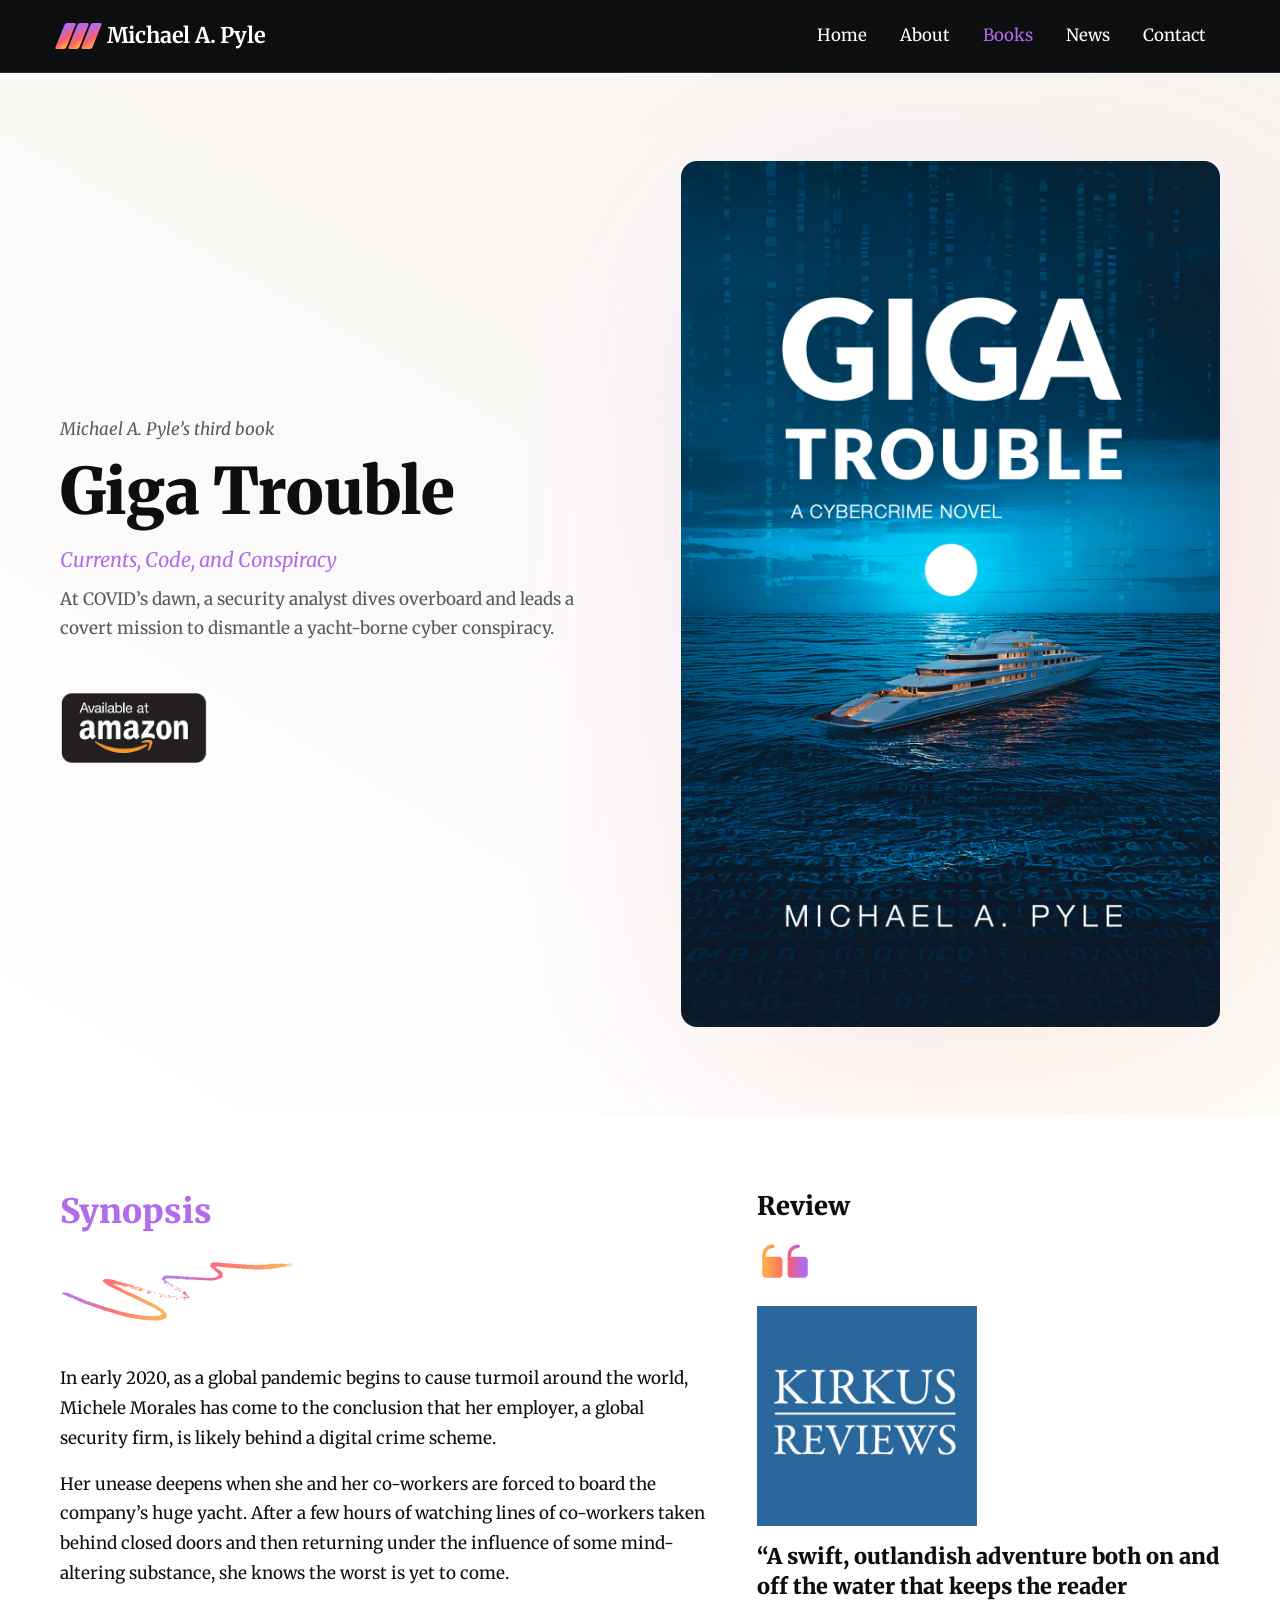
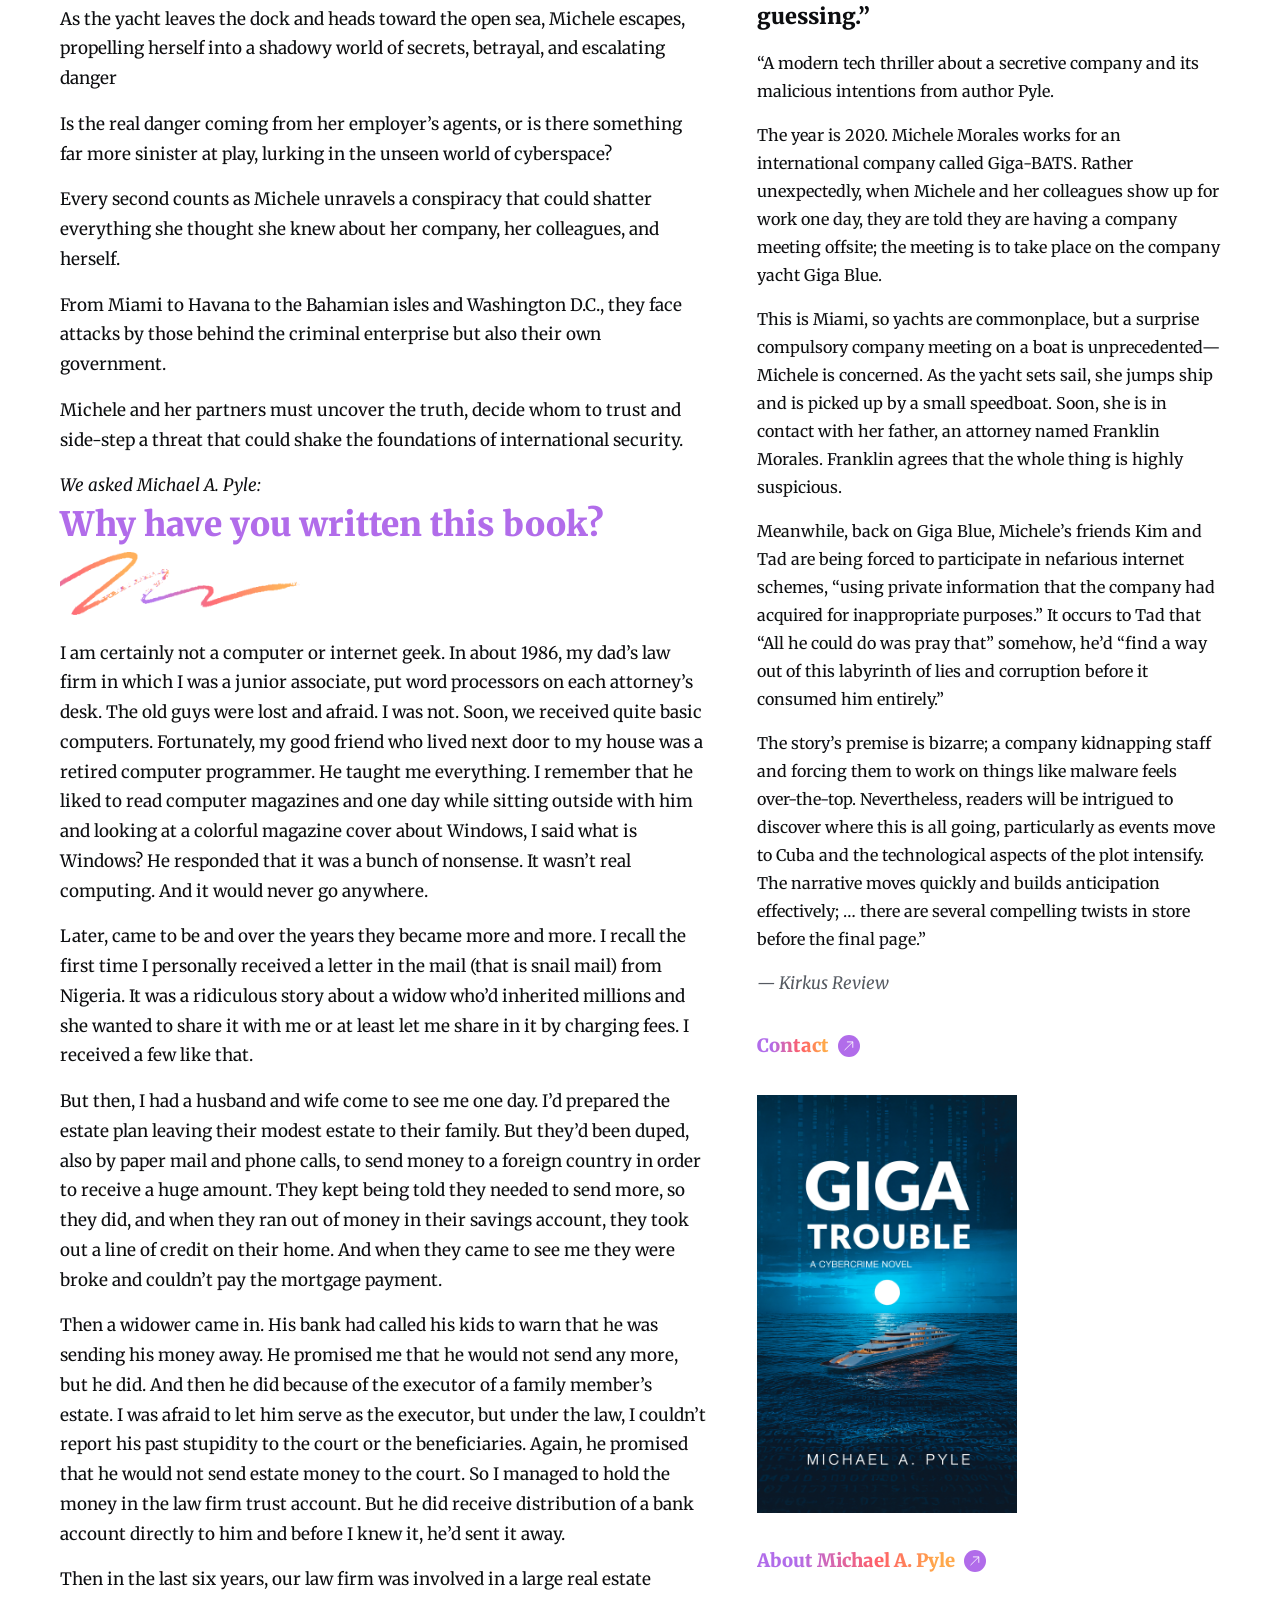
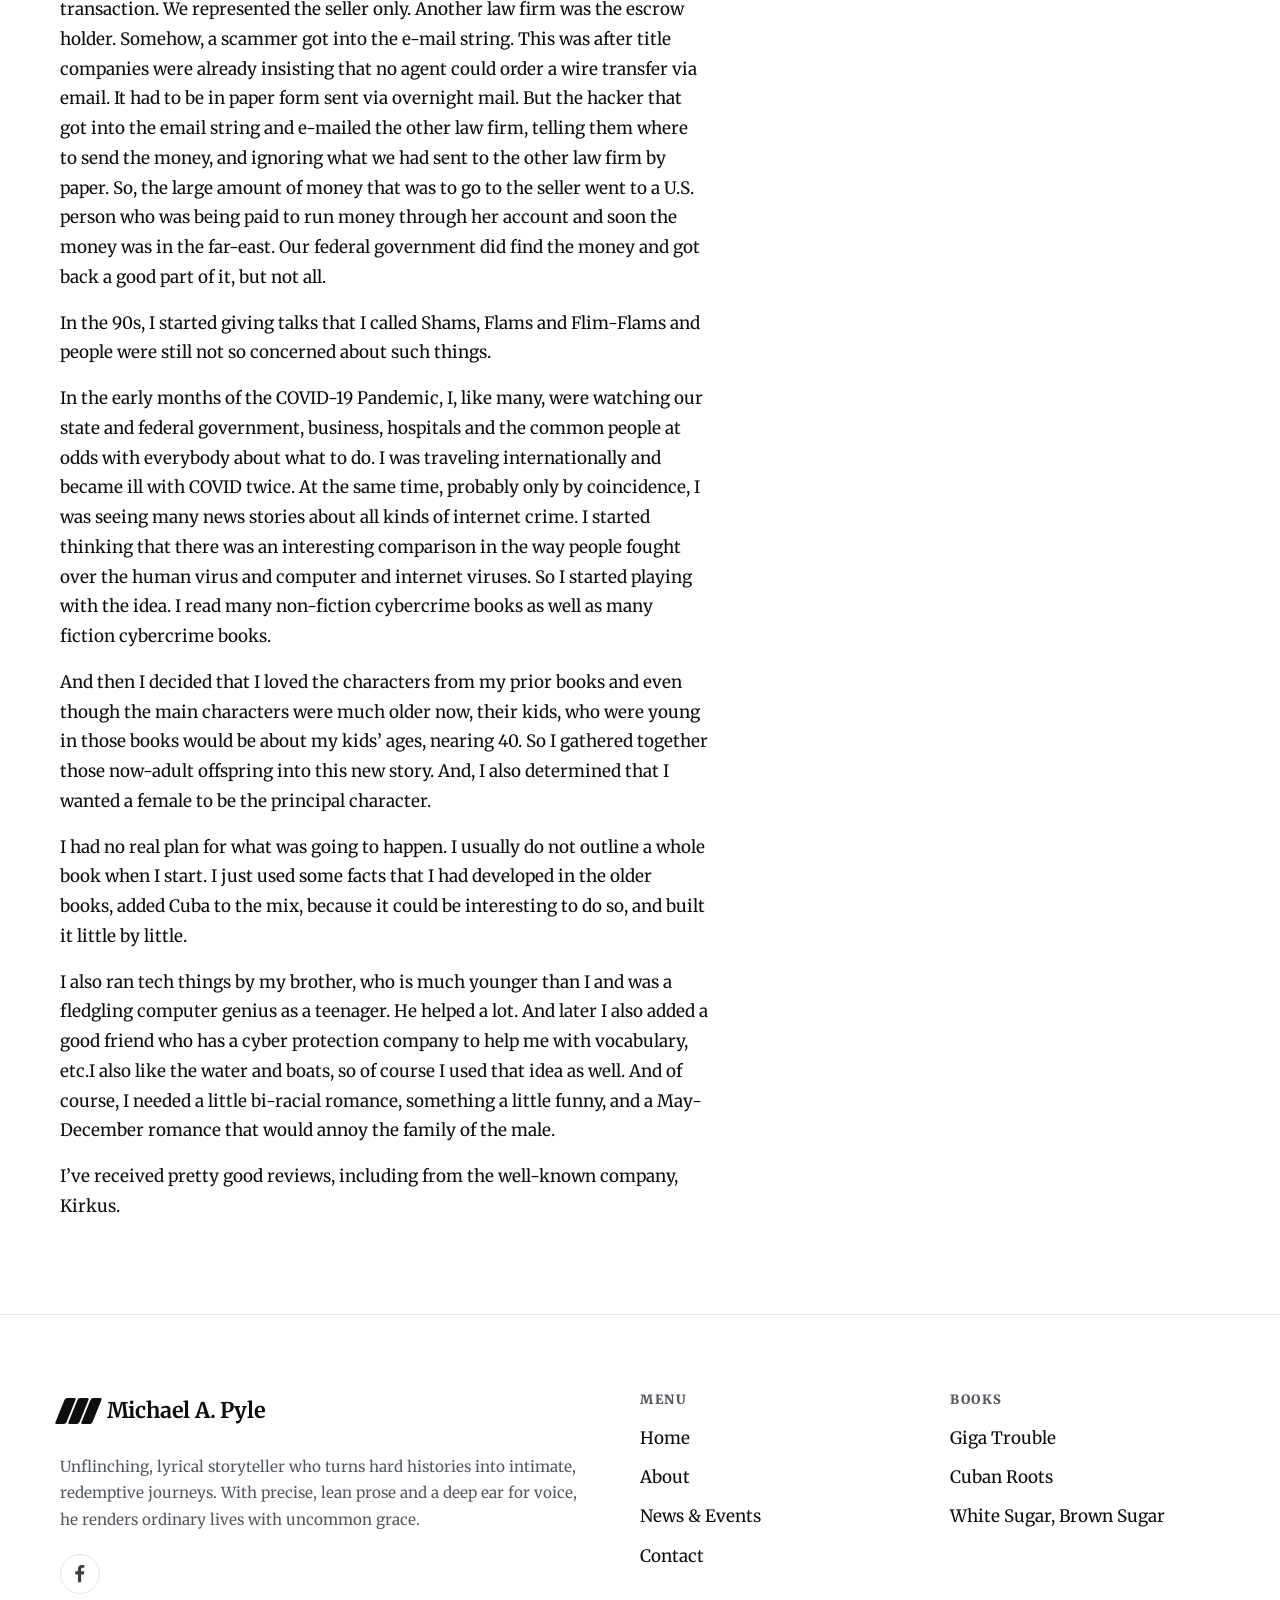
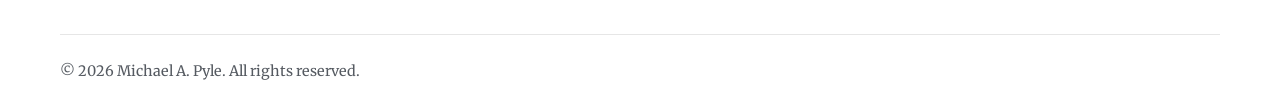
<file: giga-trouble.html>
<!DOCTYPE html>
<html lang="en">
<head>
  <meta charset="utf-8">
  <meta name="viewport" content="width=device-width, initial-scale=1">
  <title>Giga Trouble from Michael A. Pyle</title>
  <meta name="description" content="Giga Trouble by Michael A. Pyle — at COVID's dawn, a security analyst dives overboard and leads a covert mission to dismantle a yacht-borne cyber conspiracy.">
  <link rel="canonical" href="https://www.michaelapyle.com/giga-trouble">
  <meta property="og:type" content="website">
  <meta property="og:site_name" content="Michael A. Pyle">
  <meta property="og:title" content="Giga Trouble from Michael A. Pyle">
  <meta property="og:description" content="Giga Trouble by Michael A. Pyle — at COVID's dawn, a security analyst dives overboard and leads a covert mission to dismantle a yacht-borne cyber conspiracy.">
  <meta property="og:url" content="https://www.michaelapyle.com/giga-trouble">
  <meta property="og:image" content="https://www.michaelapyle.com/images/og-michael-pyle.png">
  <meta name="twitter:card" content="summary_large_image">
  <meta name="twitter:title" content="Giga Trouble from Michael A. Pyle">
  <meta name="twitter:description" content="Giga Trouble by Michael A. Pyle — at COVID's dawn, a security analyst dives overboard and leads a covert mission to dismantle a yacht-borne cyber conspiracy.">
  <meta name="twitter:image" content="https://www.michaelapyle.com/images/og-michael-pyle.png">
  <link rel="icon" type="image/png" href="images/favicon.png">
  <link rel="apple-touch-icon" href="images/webclip.png">
  <link rel="preconnect" href="https://fonts.googleapis.com">
  <link rel="preconnect" href="https://fonts.gstatic.com" crossorigin>
  <link href="https://fonts.googleapis.com/css2?family=Merriweather:ital,wght@0,300;0,400;0,700;0,900;1,300;1,400;1,700;1,900&display=swap" rel="stylesheet">
  <link rel="stylesheet" href="css/styles.css">
  <script type="application/ld+json">
{
    "@context": "https://schema.org",
    "@type": "Book",
    "name": "Giga Trouble",
    "author": {"@type": "Person", "name": "Michael A. Pyle"},
    "bookFormat": "https://schema.org/Paperback",
    "inLanguage": "en",
    "alternativeHeadline": "Currents, Code, and Conspiracy",
    "description": "At COVID's dawn, a security analyst dives overboard and leads a covert mission to dismantle a yacht-borne cyber conspiracy.",
    "url": "https://www.michaelapyle.com/giga-trouble",
    "workExample": {"@type": "Book", "isbn": "", "potentialAction": {"@type": "BuyAction", "target": "https://a.co/d/eagN1r6"}},
    "review": {"@type": "Review", "reviewBody": "A swift, outlandish adventure both on and off the water that keeps the reader guessing.", "author": {"@type": "Organization", "name": "Kirkus Reviews"}}
  }
  </script>
  <!-- Flicker-free shell navigation: vendored locally (no runtime CDN).
       htmx boosts link clicks into AJAX swaps; idiomorph diffs the new page
       against the live DOM so the persistent nav/footer are left untouched. -->
  <script src="js/htmx.min.js" defer></script>
  <script src="js/idiomorph-ext.min.js" defer></script>
</head>
<body hx-boost="true" hx-ext="morph" hx-swap="morph:innerHTML">
  <a class="skip-link" href="#main">Skip to content</a>
  <header class="nav" data-nav data-open="false">
    <div class="container nav__inner">
      <a class="brand" href="index.html" aria-label="Michael A. Pyle — home">
        <span class="brand__mark" aria-hidden="true"><span></span><span></span><span></span></span>
        <span class="brand__name">Michael A. Pyle</span>
      </a>
      <button class="nav__toggle" type="button" aria-label="Menu" aria-expanded="false" aria-controls="nav-menu">
        <span></span><span></span><span></span>
      </button>
      <nav id="nav-menu" class="nav__menu" aria-label="Primary">
        <a class="nav__link" href="index.html">Home</a>
        <a class="nav__link" href="about.html">About</a>
        <div class="nav__books">
          <span class="nav__link nav__group-toggle" aria-current="page">Books</span>
          <div class="nav__sub"><a href="giga-trouble.html" aria-current="page"><span class="num">03/</span><span>Giga Trouble</span></a><a href="cuban-roots.html"><span class="num">02/</span><span>Cuban Roots</span></a><a href="white-sugar-brown-sugar.html"><span class="num">01/</span><span>White Sugar, Brown Sugar</span></a></div>
        </div>
        <a class="nav__link" href="news.html">News</a>
        <a class="nav__link" href="contact.html">Contact</a>
      </nav>
    </div>
  </header>
  <main id="main">
    <section class="hero">
      <div class="container hero__grid">
        <div class="hero__col">
          <p class="hero__eyebrow">Michael A. Pyle&rsquo;s third book</p>
          <h1>Giga Trouble</h1>
          <p class="hero__tagline">Currents, Code, and Conspiracy</p>
          <p class="hero__desc">At COVID&rsquo;s dawn, a security analyst dives overboard and leads a covert mission to dismantle a yacht-borne cyber conspiracy.</p>
          <a class="amazon-link" href="https://a.co/d/eagN1r6" target="_blank" rel="noopener" aria-label="Buy Giga Trouble on Amazon">
        <img src="images/available-at-amazon.png" alt="Available at Amazon" width="148">
      </a>
        </div>
        <div class="hero__media">
          <div class="hero__glow" aria-hidden="true"></div>
          <img class="hero__img" src="images/giga-trouble-cover.png" alt="Giga Trouble book cover" width="1164">
        </div>
      </div>
    </section>

    <section class="container layout layout--2col">
      <article class="prose">
        <h2>Synopsis</h2>
        <img class="divider" src="images/divider.svg" alt="" width="240">
        <p>In early 2020, as a global pandemic begins to cause turmoil around the world, Michele Morales has come to the conclusion that her employer, a global security firm, is likely behind a digital crime scheme.</p>
        <p>Her unease deepens when she and her co-workers are forced to board the company&rsquo;s huge yacht. After a few hours of watching lines of co-workers taken behind closed doors and then returning under the influence of some mind-altering substance, she knows the worst is yet to come.</p>
        <p>As the yacht leaves the dock and heads toward the open sea, Michele escapes, propelling herself into a shadowy world of secrets, betrayal, and escalating danger</p>
        <p>Is the real danger coming from her employer&rsquo;s agents, or is there something far more sinister at play, lurking in the unseen world of cyberspace?</p>
        <p>Every second counts as Michele unravels a conspiracy that could shatter everything she thought she knew about her company, her colleagues, and herself.</p>
        <p>From Miami to Havana to the Bahamian isles and Washington D.C., they face attacks by those behind the criminal enterprise but also their own government.</p>
        <p>Michele and her partners must uncover the truth, decide whom to trust and side-step a threat that could shake the foundations of international security.</p>
        <p class="aside-label">We asked Michael A. Pyle:</p>
        <h2>Why have you written this book?</h2>
        <img class="divider" src="images/divider-2.png" alt="" width="240">
        <p>I am certainly not a computer or internet geek. In about 1986, my dad&rsquo;s law firm in which I was a junior associate, put word processors on each attorney&rsquo;s desk. The old guys were lost and afraid. I was not. Soon, we received quite basic computers. Fortunately, my good friend who lived next door to my house was a retired computer programmer. He taught me everything. I remember that he liked to read computer magazines and one day while sitting outside with him and looking at a colorful magazine cover about Windows, I said what is Windows? He responded that it was a bunch of nonsense. It wasn&rsquo;t real computing. And it would never go anywhere.</p>
        <p>Later, came to be and over the years they became more and more. I recall the first time I personally received a letter in the mail (that is snail mail) from Nigeria. It was a ridiculous story about a widow who&rsquo;d inherited millions and she wanted to share it with me or at least let me share in it by charging fees.  I received a few like that.</p>
        <p>But then, I had a husband and wife come to see me one day. I&rsquo;d prepared the estate plan leaving their modest estate to their family. But they&rsquo;d been duped, also by paper mail and phone calls, to send money to a foreign country in order to receive a huge amount.  They kept being told they needed to send more, so they did, and when they ran out of money in their savings account, they took out a line of credit on their home. And when they came to see me they were broke and couldn&rsquo;t pay the mortgage payment.</p>
        <p>Then a widower came in. His bank had called his kids to warn that he was sending his money away. He promised me that he would not send any more, but he did.  And then he did because of the executor of a family member&rsquo;s estate. I was afraid to let him serve as the executor, but under the law, I couldn&rsquo;t report his past stupidity to the court or the beneficiaries. Again, he promised that he would not send estate money to the court.  So I managed to hold the money in the law firm trust account.  But he did receive distribution of a bank account directly to him and before I knew it, he&rsquo;d sent it away.</p>
        <p>Then in the last six years, our law firm was involved in a large real estate transaction. We represented the seller only. Another law firm was the escrow holder.  Somehow, a scammer got into the e-mail string. This was after title companies were already insisting that no agent could order a wire transfer via email. It had to be in paper form sent via overnight mail.  But the hacker that got into the email string and e-mailed the other law firm, telling them where to send the money, and ignoring what we had sent to the other law firm by paper. So, the large amount of money that was to go to the seller went to a U.S. person who was being paid to run money through her account and soon the money was in the far-east. Our federal government did find the money and got back a good part of it, but not all.</p>
        <p>In the 90s, I started giving talks that I called Shams, Flams and Flim-Flams and people were still not so concerned about such things.</p>
        <p>In the early months of the COVID-19 Pandemic, I, like many, were watching our state and federal government, business, hospitals and the common people at odds with everybody about what to do. I was traveling internationally and became ill with COVID twice. At the same time, probably only by coincidence, I was seeing many news stories about all kinds of internet crime. I started thinking that there was an interesting comparison in the way people fought over the human virus and computer and internet viruses.  So I started playing with the idea. I read many non-fiction cybercrime books as well as many fiction cybercrime books.</p>
        <p>And then I decided that I loved the characters from my prior books and even though the main characters were much older now, their kids, who were young in those books would be about my kids&rsquo; ages, nearing 40. So I gathered together those now-adult offspring into this new story. And, I also determined that I wanted a female to be the principal character.</p>
        <p>I had no real plan for what was going to happen. I usually do not outline a whole book when I start. I just used some facts that I had developed in the older books, added Cuba to the mix, because it could be interesting to do so, and built it little by little.</p>
        <p>I also ran tech things by my brother, who is much younger than I and was a fledgling computer genius as a teenager. He helped a lot. And later I also added a good friend who has a cyber protection company to help me with vocabulary, etc.I also like the water and boats, so of course I used that idea as well. And of course, I needed a little bi-racial romance, something a little funny, and a May-December romance that would annoy the family of the male.</p>
        <p>I&rsquo;ve received pretty good reviews, including from the well-known company, Kirkus.</p>
      </article>
      <aside class="aside">
        <h2>Review</h2>
        <img class="quotes-mark" src="images/quotes.svg" alt="" width="56">
        <img class="review-logo" src="images/kirkus-reviews.webp" alt="Kirkus Reviews" width="220">
        <p class="lead-q">&ldquo;A swift, outlandish adventure both on and off the water that keeps the reader guessing.&rdquo;</p>
        <div class="review-body">
        <p>&ldquo;A modern tech thriller about a secretive company and its malicious intentions from author Pyle.</p>
        <p>The year is 2020. Michele Morales works for an international company called Giga-BATS. Rather unexpectedly, when Michele and her colleagues show up for work one day, they are told they are having a company meeting offsite; the meeting is to take place on the company yacht Giga Blue.</p>
        <p>This is Miami, so yachts are commonplace, but a surprise compulsory company meeting on a boat is unprecedented—Michele is concerned. As the yacht sets sail, she jumps ship and is picked up by a small speedboat. Soon, she is in contact with her father, an attorney named Franklin Morales. Franklin agrees that the whole thing is highly suspicious.</p>
        <p>Meanwhile, back on Giga Blue, Michele&rsquo;s friends Kim and Tad are being forced to participate in nefarious internet schemes, &ldquo;using private information that the company had acquired for inappropriate purposes.&rdquo; It occurs to Tad that &ldquo;All he could do was pray that&rdquo; somehow, he&rsquo;d &ldquo;find a way out of this labyrinth of lies and corruption before it consumed him entirely.&rdquo;</p>
        <p>The story&rsquo;s premise is bizarre; a company kidnapping staff and forcing them to work on things like malware feels over-the-top. Nevertheless, readers will be intrigued to discover where this is all going, particularly as events move to Cuba and the technological aspects of the plot intensify. The narrative moves quickly and builds anticipation effectively; … there are several compelling twists in store before the final page.&rdquo;</p>
        </div>
        <p class="attribution">— Kirkus Review</p>
        <a class="cta-link" href="contact.html" aria-label="Contact Michael A. Pyle">
          <span>Contact</span>
          <img class="btn__arrow" src="images/arrow-right-grad.svg" alt="" width="22" height="22">
        </a>
        <img src="images/giga-trouble-cover.png" alt="Giga Trouble book cover" width="940" style="margin:2rem 0; max-width:260px;">
        <a class="cta-link" href="about.html" aria-label="About the author Michael A. Pyle">
          <span>About Michael A. Pyle</span>
          <img class="btn__arrow" src="images/arrow-right-grad.svg" alt="" width="22" height="22">
        </a>
      </aside>
    </section>
  </main>
  <footer class="footer">
    <div class="container">
      <div class="footer__top">
        <div>
          <a class="brand" href="index.html" aria-label="Michael A. Pyle — home">
        <span class="brand__mark" aria-hidden="true"><span></span><span></span><span></span></span>
        <span class="brand__name">Michael A. Pyle</span>
      </a>
          <p class="footer__blurb">Unflinching, lyrical storyteller who turns hard histories into intimate, redemptive journeys. With precise, lean prose and a deep ear for voice, he renders ordinary lives with uncommon grace.</p>
          <div class="social">
            <a href="https://www.facebook.com" target="_blank" rel="noopener" aria-label="Facebook">
              <img src="images/fb.svg" alt="" width="18" height="18">
            </a>
          </div>
        </div>
        <div class="footer__col">
          <h3>Menu</h3>
          <a href="index.html">Home</a>
          <a href="about.html">About</a>
          <a href="news.html">News &amp; Events</a>
          <a href="contact.html">Contact</a>
        </div>
        <div class="footer__col">
          <h3>Books</h3>
          <a href="giga-trouble.html">Giga Trouble</a>
          <a href="cuban-roots.html">Cuban Roots</a>
          <a href="white-sugar-brown-sugar.html">White Sugar, Brown Sugar</a>
        </div>
      </div>
      <div class="footer__bottom">© <span id="copyright-year">2026</span> Michael A. Pyle. All rights reserved.</div>
    </div>
  </footer>
  <script src="js/nav.js" defer></script>
</body>
</html>
</file>
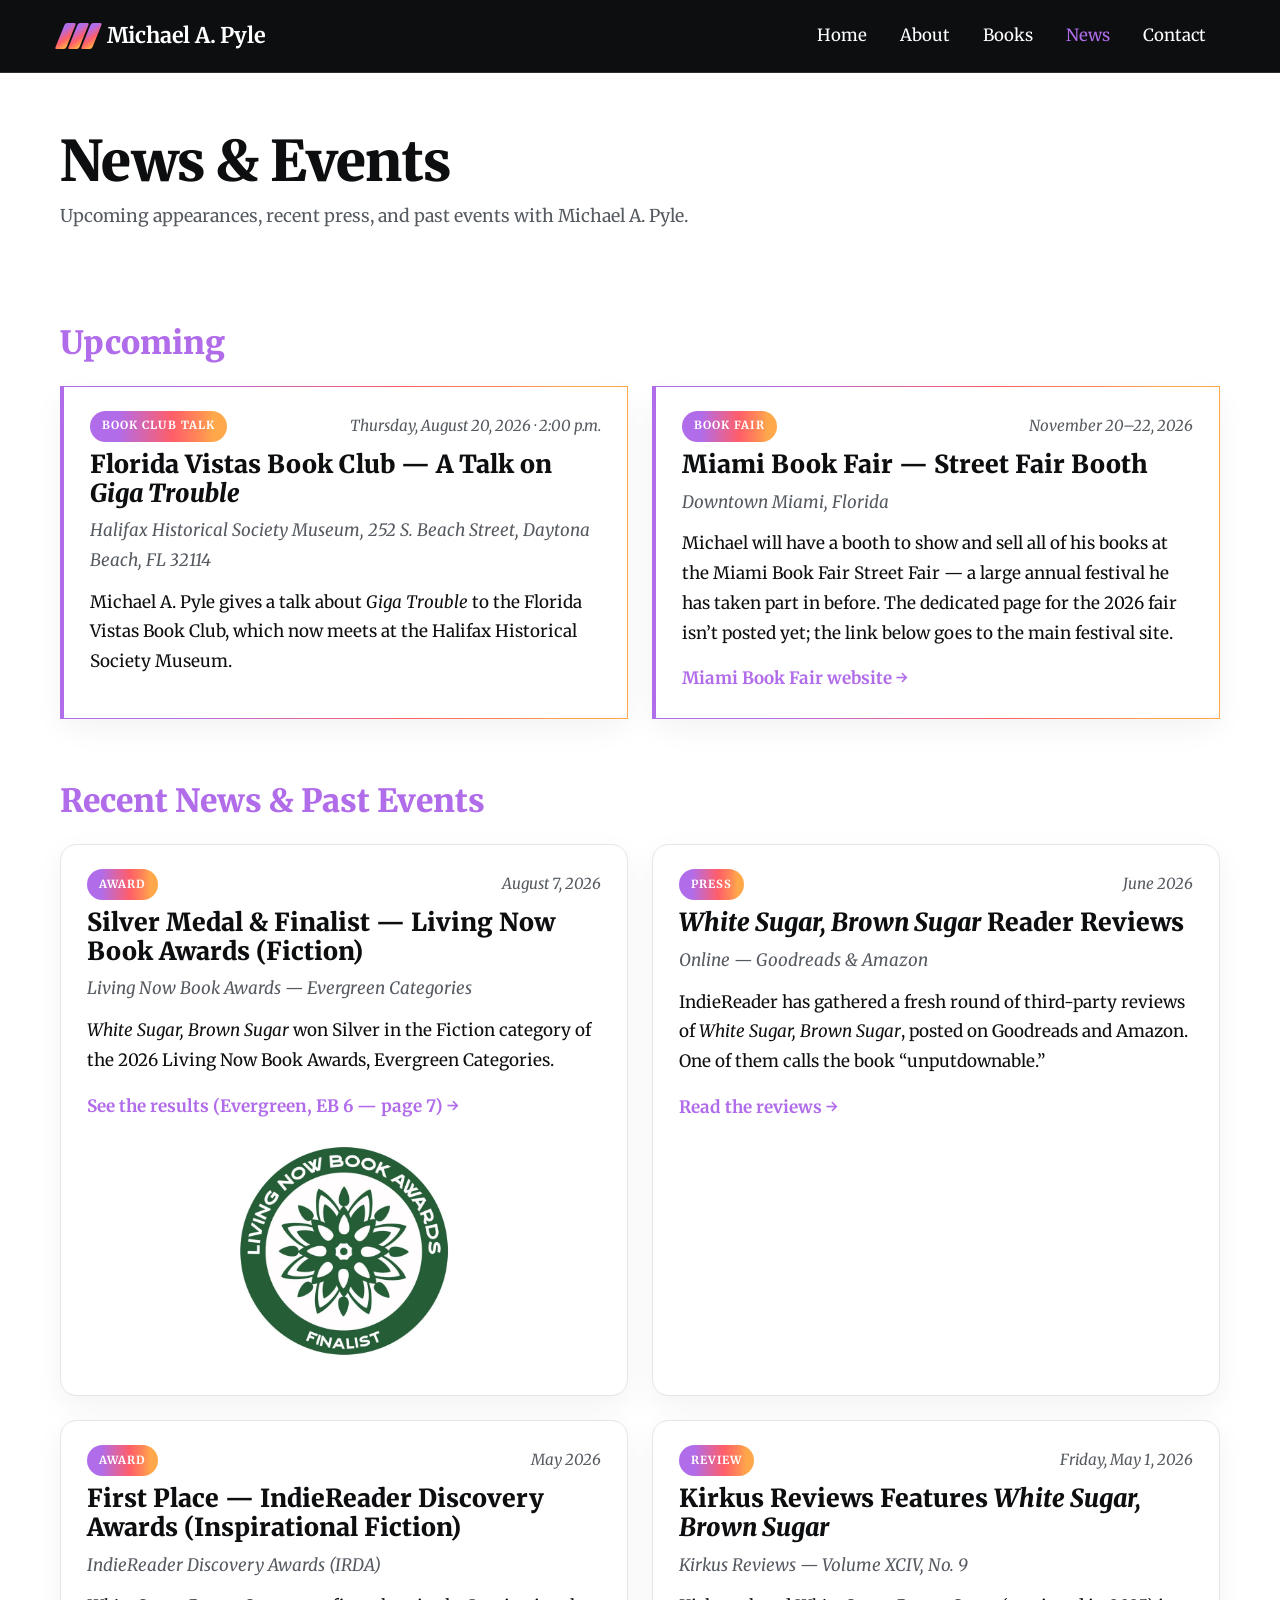
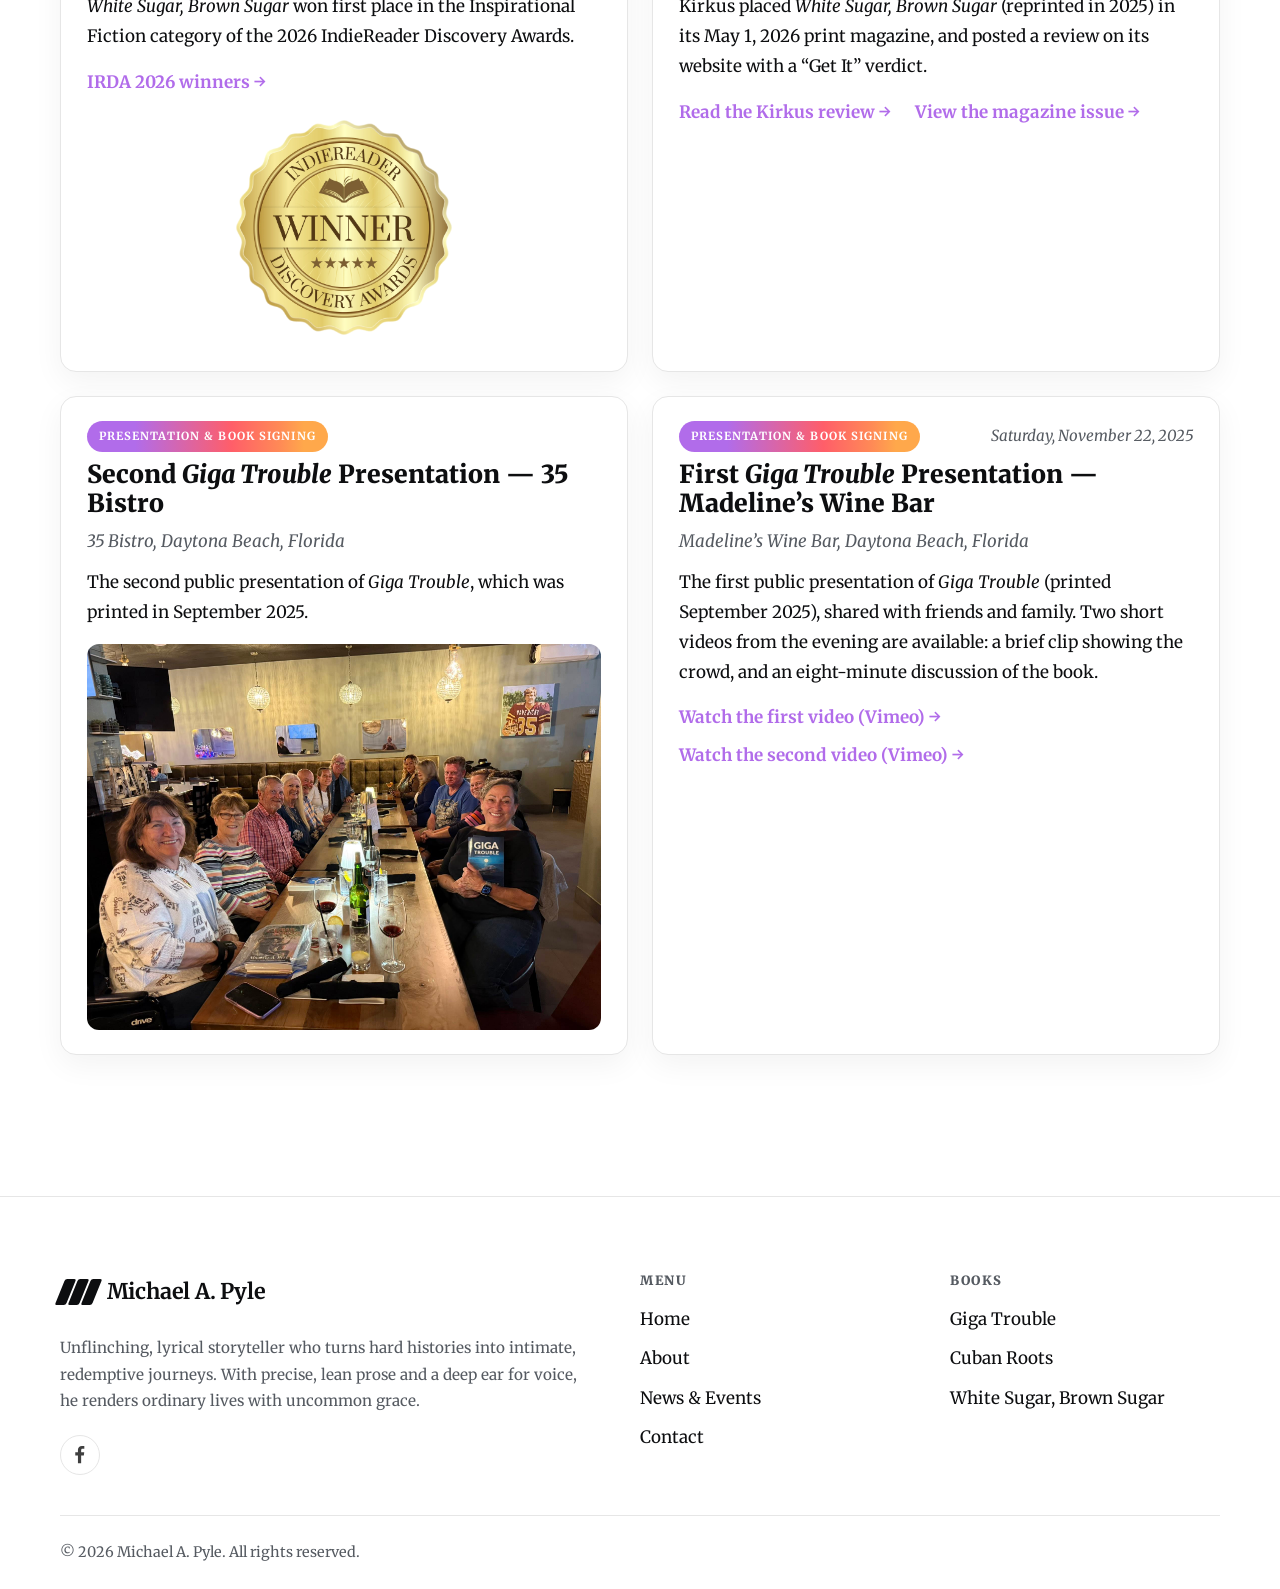
<file: news.html>
<!DOCTYPE html>
<html lang="en">
<head>
  <meta charset="utf-8">
  <meta name="viewport" content="width=device-width, initial-scale=1">
  <title>News & Events — Michael A. Pyle</title>
  <meta name="description" content="Upcoming appearances, recent press, and past events with author Michael A. Pyle — book talks, signings, the Miami Book Fair, Kirkus, and IndieReader Discovery Award news.">
  <link rel="canonical" href="https://www.michaelapyle.com/news">
  <meta property="og:type" content="website">
  <meta property="og:site_name" content="Michael A. Pyle">
  <meta property="og:title" content="News & Events — Michael A. Pyle">
  <meta property="og:description" content="Upcoming appearances, recent press, and past events with author Michael A. Pyle — book talks, signings, the Miami Book Fair, Kirkus, and IndieReader Discovery Award news.">
  <meta property="og:url" content="https://www.michaelapyle.com/news">
  <meta property="og:image" content="https://www.michaelapyle.com/images/og-michael-pyle.png">
  <meta name="twitter:card" content="summary_large_image">
  <meta name="twitter:title" content="News & Events — Michael A. Pyle">
  <meta name="twitter:description" content="Upcoming appearances, recent press, and past events with author Michael A. Pyle — book talks, signings, the Miami Book Fair, Kirkus, and IndieReader Discovery Award news.">
  <meta name="twitter:image" content="https://www.michaelapyle.com/images/og-michael-pyle.png">
  <link rel="icon" type="image/png" href="images/favicon.png">
  <link rel="apple-touch-icon" href="images/webclip.png">
  <link rel="preconnect" href="https://fonts.googleapis.com">
  <link rel="preconnect" href="https://fonts.gstatic.com" crossorigin>
  <link href="https://fonts.googleapis.com/css2?family=Merriweather:ital,wght@0,300;0,400;0,700;0,900;1,300;1,400;1,700;1,900&display=swap" rel="stylesheet">
  <link rel="stylesheet" href="css/styles.css">
  <script type="application/ld+json">
[
    {
      "@context": "https://schema.org",
      "@type": "Event",
      "name": "Florida Vistas Book Club — A Talk on Giga Trouble",
      "startDate": "2026-08-20T14:00",
      "eventAttendanceMode": "https://schema.org/OfflineEventAttendanceMode",
      "location": {"@type": "Place", "name": "Halifax Historical Society Museum", "address": "252 S. Beach Street, Daytona Beach, FL 32114"},
      "performer": {"@type": "Person", "name": "Michael A. Pyle"},
      "about": {"@type": "Book", "name": "Giga Trouble"}
    },
    {
      "@context": "https://schema.org",
      "@type": "Event",
      "name": "Miami Book Fair — Street Fair Booth",
      "startDate": "2026-11-20",
      "endDate": "2026-11-22",
      "eventAttendanceMode": "https://schema.org/OfflineEventAttendanceMode",
      "location": {"@type": "Place", "name": "Miami Book Fair", "address": "Downtown Miami, Florida"},
      "performer": {"@type": "Person", "name": "Michael A. Pyle"},
      "url": "https://miamibookfair.com/"
    }
  ]
  </script>
  <!-- Flicker-free shell navigation: vendored locally (no runtime CDN).
       htmx boosts link clicks into AJAX swaps; idiomorph diffs the new page
       against the live DOM so the persistent nav/footer are left untouched. -->
  <script src="js/htmx.min.js" defer></script>
  <script src="js/idiomorph-ext.min.js" defer></script>
</head>
<body hx-boost="true" hx-ext="morph" hx-swap="morph:innerHTML">
  <a class="skip-link" href="#main">Skip to content</a>
  <header class="nav" data-nav data-open="false">
    <div class="container nav__inner">
      <a class="brand" href="index.html" aria-label="Michael A. Pyle — home">
        <span class="brand__mark" aria-hidden="true"><span></span><span></span><span></span></span>
        <span class="brand__name">Michael A. Pyle</span>
      </a>
      <button class="nav__toggle" type="button" aria-label="Menu" aria-expanded="false" aria-controls="nav-menu">
        <span></span><span></span><span></span>
      </button>
      <nav id="nav-menu" class="nav__menu" aria-label="Primary">
        <a class="nav__link" href="index.html">Home</a>
        <a class="nav__link" href="about.html">About</a>
        <div class="nav__books">
          <span class="nav__link nav__group-toggle">Books</span>
          <div class="nav__sub"><a href="giga-trouble.html"><span class="num">03/</span><span>Giga Trouble</span></a><a href="cuban-roots.html"><span class="num">02/</span><span>Cuban Roots</span></a><a href="white-sugar-brown-sugar.html"><span class="num">01/</span><span>White Sugar, Brown Sugar</span></a></div>
        </div>
        <a class="nav__link" href="news.html" aria-current="page">News</a>
        <a class="nav__link" href="contact.html">Contact</a>
      </nav>
    </div>
  </header>
  <main id="main">
    <section class="container page-intro">
      <h1>News &amp; Events</h1>
      <p class="page-intro__lead">Upcoming appearances, recent press, and past events with Michael A. Pyle.</p>
    </section>

    <section class="container events-page">
      <div class="events-group">
        <h2>Upcoming</h2>
        <div class="events-list">

          <article class="event event--upcoming">
            <div class="event__head">
              <span class="event__type">Book Club Talk</span>
              <span class="event__date">Thursday, August 20, 2026 · 2:00 p.m.</span>
            </div>
            <h3 class="event__title">Florida Vistas Book Club — A Talk on <em>Giga Trouble</em></h3>
            <p class="event__meta">Halifax Historical Society Museum, 252 S. Beach Street, Daytona Beach, FL 32114</p>
            <p class="event__desc">Michael A. Pyle gives a talk about <em>Giga Trouble</em> to the Florida Vistas Book Club, which now meets at the Halifax Historical Society Museum.</p>
          </article>

          <article class="event event--upcoming">
            <div class="event__head">
              <span class="event__type">Book Fair</span>
              <span class="event__date">November 20–22, 2026</span>
            </div>
            <h3 class="event__title">Miami Book Fair — Street Fair Booth</h3>
            <p class="event__meta">Downtown Miami, Florida</p>
            <p class="event__desc">Michael will have a booth to show and sell all of his books at the Miami Book Fair Street Fair — a large annual festival he has taken part in before. The dedicated page for the 2026 fair isn&rsquo;t posted yet; the link below goes to the main festival site.</p>
            <div class="event__links">
              <a class="event__link" href="https://miamibookfair.com/" target="_blank" rel="noopener">Miami Book Fair website →</a>
            </div>
          </article>

        </div>
      </div>

      <div class="events-group">
        <h2>Recent News &amp; Past Events</h2>
        <div class="events-list">

          <article class="event">
            <div class="event__head">
              <span class="event__type">Award</span>
              <span class="event__date">August 7, 2026</span>
            </div>
            <h3 class="event__title">Silver Medal &amp; Finalist — Living Now Book Awards (Fiction)</h3>
            <p class="event__meta">Living Now Book Awards — Evergreen Categories</p>
            <p class="event__desc"><em>White Sugar, Brown Sugar</em> won Silver in the Fiction category of the 2026 Living Now Book Awards, Evergreen Categories.</p>
            <div class="event__links">
              <a class="event__link" href="https://docs.google.com/document/d/1tAvvGnP0TlWBN3D6LCzTqhLDhv1TsAX0U9FqhE_EoYk/edit?tab=t.0#heading=h.j0e4uj3ajj89" target="_blank" rel="noopener">See the results (Evergreen, EB 6 — page 7) →</a>
            </div>
            <figure class="event__award">
              <img src="images/living-now-finalist.webp" alt="Living Now Book Awards Finalist seal" width="640" height="640" loading="lazy">
            </figure>
          </article>

          <article class="event">
            <div class="event__head">
              <span class="event__type">Press</span>
              <span class="event__date">June 2026</span>
            </div>
            <h3 class="event__title"><em>White Sugar, Brown Sugar</em> Reader Reviews</h3>
            <p class="event__meta">Online — Goodreads &amp; Amazon</p>
            <p class="event__desc">IndieReader has gathered a fresh round of third-party reviews of <em>White Sugar, Brown Sugar</em>, posted on Goodreads and Amazon. One of them calls the book &ldquo;unputdownable.&rdquo;</p>
            <div class="event__links">
              <a class="event__link" href="white-sugar-brown-sugar-reviews.html">Read the reviews →</a>
            </div>
          </article>

          <article class="event">
            <div class="event__head">
              <span class="event__type">Award</span>
              <span class="event__date">May 2026</span>
            </div>
            <h3 class="event__title">First Place — IndieReader Discovery Awards (Inspirational Fiction)</h3>
            <p class="event__meta">IndieReader Discovery Awards (IRDA)</p>
            <p class="event__desc"><em>White Sugar, Brown Sugar</em> won first place in the Inspirational Fiction category of the 2026 IndieReader Discovery Awards.</p>
            <div class="event__links">
              <a class="event__link" href="https://indiereader.com/irda26-winners/" target="_blank" rel="noopener">IRDA 2026 winners →</a>
            </div>
            <figure class="event__award">
              <img src="images/irda-winner-badge.webp" alt="IndieReader Discovery Awards Winner seal" width="1441" height="1440" loading="lazy">
            </figure>
          </article>

          <article class="event">
            <div class="event__head">
              <span class="event__type">Review</span>
              <span class="event__date">Friday, May 1, 2026</span>
            </div>
            <h3 class="event__title">Kirkus Reviews Features <em>White Sugar, Brown Sugar</em></h3>
            <p class="event__meta">Kirkus Reviews — Volume XCIV, No. 9</p>
            <p class="event__desc">Kirkus placed <em>White Sugar, Brown Sugar</em> (reprinted in 2025) in its May 1, 2026 print magazine, and posted a review on its website with a &ldquo;Get It&rdquo; verdict.</p>
            <div class="event__links">
              <a class="event__link" href="https://www.kirkusreviews.com/book-reviews/michael-pyle/white-sugar-brown-sugar/" target="_blank" rel="noopener">Read the Kirkus review →</a>
              <a class="event__link" href="https://issuu.com/kirkus-reviews/docs/may_1_2026_volume_xciv_no._9" target="_blank" rel="noopener">View the magazine issue →</a>
            </div>
          </article>

          <article class="event">
            <div class="event__head">
              <span class="event__type">Presentation &amp; Book Signing</span>
            </div>
            <h3 class="event__title">Second <em>Giga Trouble</em> Presentation — 35 Bistro</h3>
            <p class="event__meta">35 Bistro, Daytona Beach, Florida</p>
            <p class="event__desc">The second public presentation of <em>Giga Trouble</em>, which was printed in September 2025.</p>
            <figure class="event__photo">
              <img src="images/35-bistro-giga-trouble.jpg" alt="Group photo at the Giga Trouble presentation and book signing at 35 Bistro, Daytona Beach" width="2048" height="1536" loading="lazy">
            </figure>
          </article>

          <article class="event">
            <div class="event__head">
              <span class="event__type">Presentation &amp; Book Signing</span>
              <span class="event__date">Saturday, November 22, 2025</span>
            </div>
            <h3 class="event__title">First <em>Giga Trouble</em> Presentation — Madeline&rsquo;s Wine Bar</h3>
            <p class="event__meta">Madeline&rsquo;s Wine Bar, Daytona Beach, Florida</p>
            <p class="event__desc">The first public presentation of <em>Giga Trouble</em> (printed September 2025), shared with friends and family. Two short videos from the evening are available: a brief clip showing the crowd, and an eight-minute discussion of the book.</p>
            <div class="event__links">
              <a class="event__link" href="https://vimeo.com/1203959038" target="_blank" rel="noopener">Watch the first video (Vimeo) →</a>
              <a class="event__link" href="https://vimeo.com/1203959039" target="_blank" rel="noopener">Watch the second video (Vimeo) →</a>
            </div>
          </article>

        </div>
      </div>
    </section>
  </main>
  <footer class="footer">
    <div class="container">
      <div class="footer__top">
        <div>
          <a class="brand" href="index.html" aria-label="Michael A. Pyle — home">
        <span class="brand__mark" aria-hidden="true"><span></span><span></span><span></span></span>
        <span class="brand__name">Michael A. Pyle</span>
      </a>
          <p class="footer__blurb">Unflinching, lyrical storyteller who turns hard histories into intimate, redemptive journeys. With precise, lean prose and a deep ear for voice, he renders ordinary lives with uncommon grace.</p>
          <div class="social">
            <a href="https://www.facebook.com" target="_blank" rel="noopener" aria-label="Facebook">
              <img src="images/fb.svg" alt="" width="18" height="18">
            </a>
          </div>
        </div>
        <div class="footer__col">
          <h3>Menu</h3>
          <a href="index.html">Home</a>
          <a href="about.html">About</a>
          <a href="news.html">News &amp; Events</a>
          <a href="contact.html">Contact</a>
        </div>
        <div class="footer__col">
          <h3>Books</h3>
          <a href="giga-trouble.html">Giga Trouble</a>
          <a href="cuban-roots.html">Cuban Roots</a>
          <a href="white-sugar-brown-sugar.html">White Sugar, Brown Sugar</a>
        </div>
      </div>
      <div class="footer__bottom">© <span id="copyright-year">2026</span> Michael A. Pyle. All rights reserved.</div>
    </div>
  </footer>
  <script src="js/nav.js" defer></script>
</body>
</html>
</file>
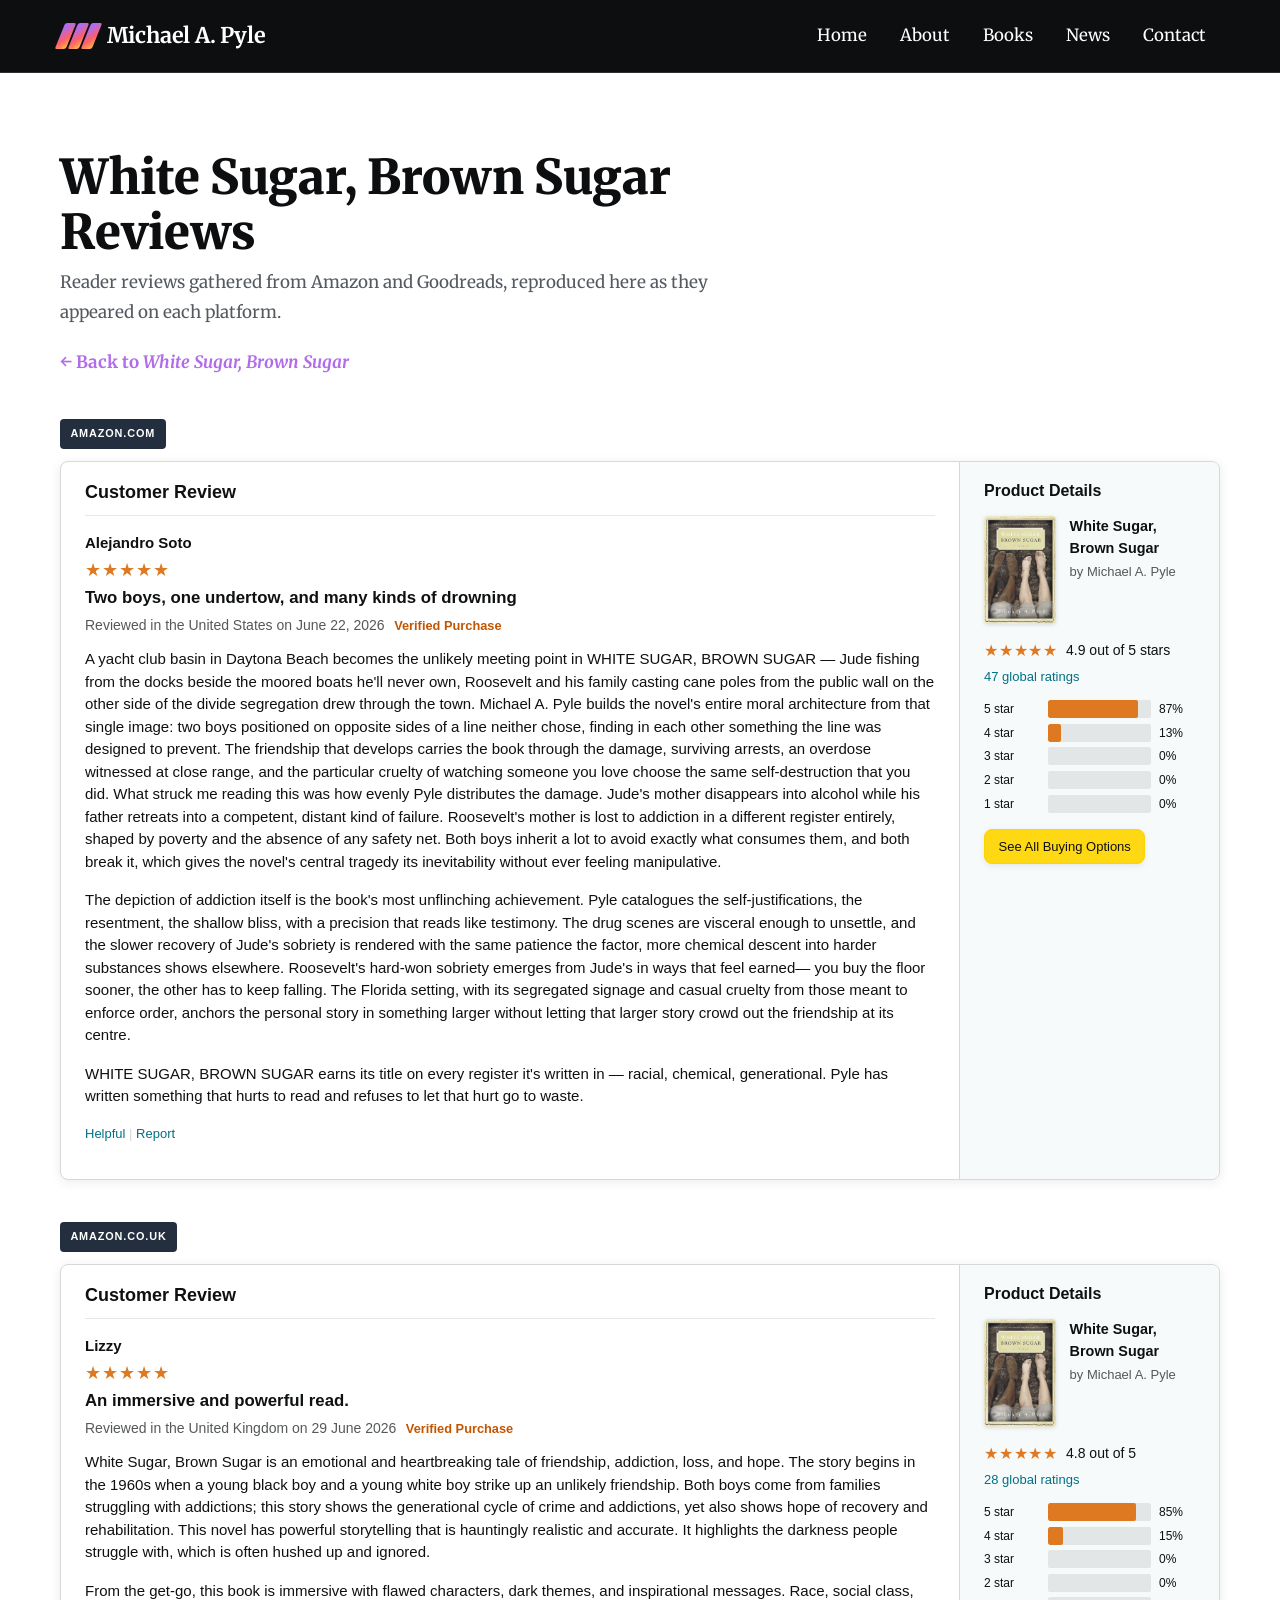
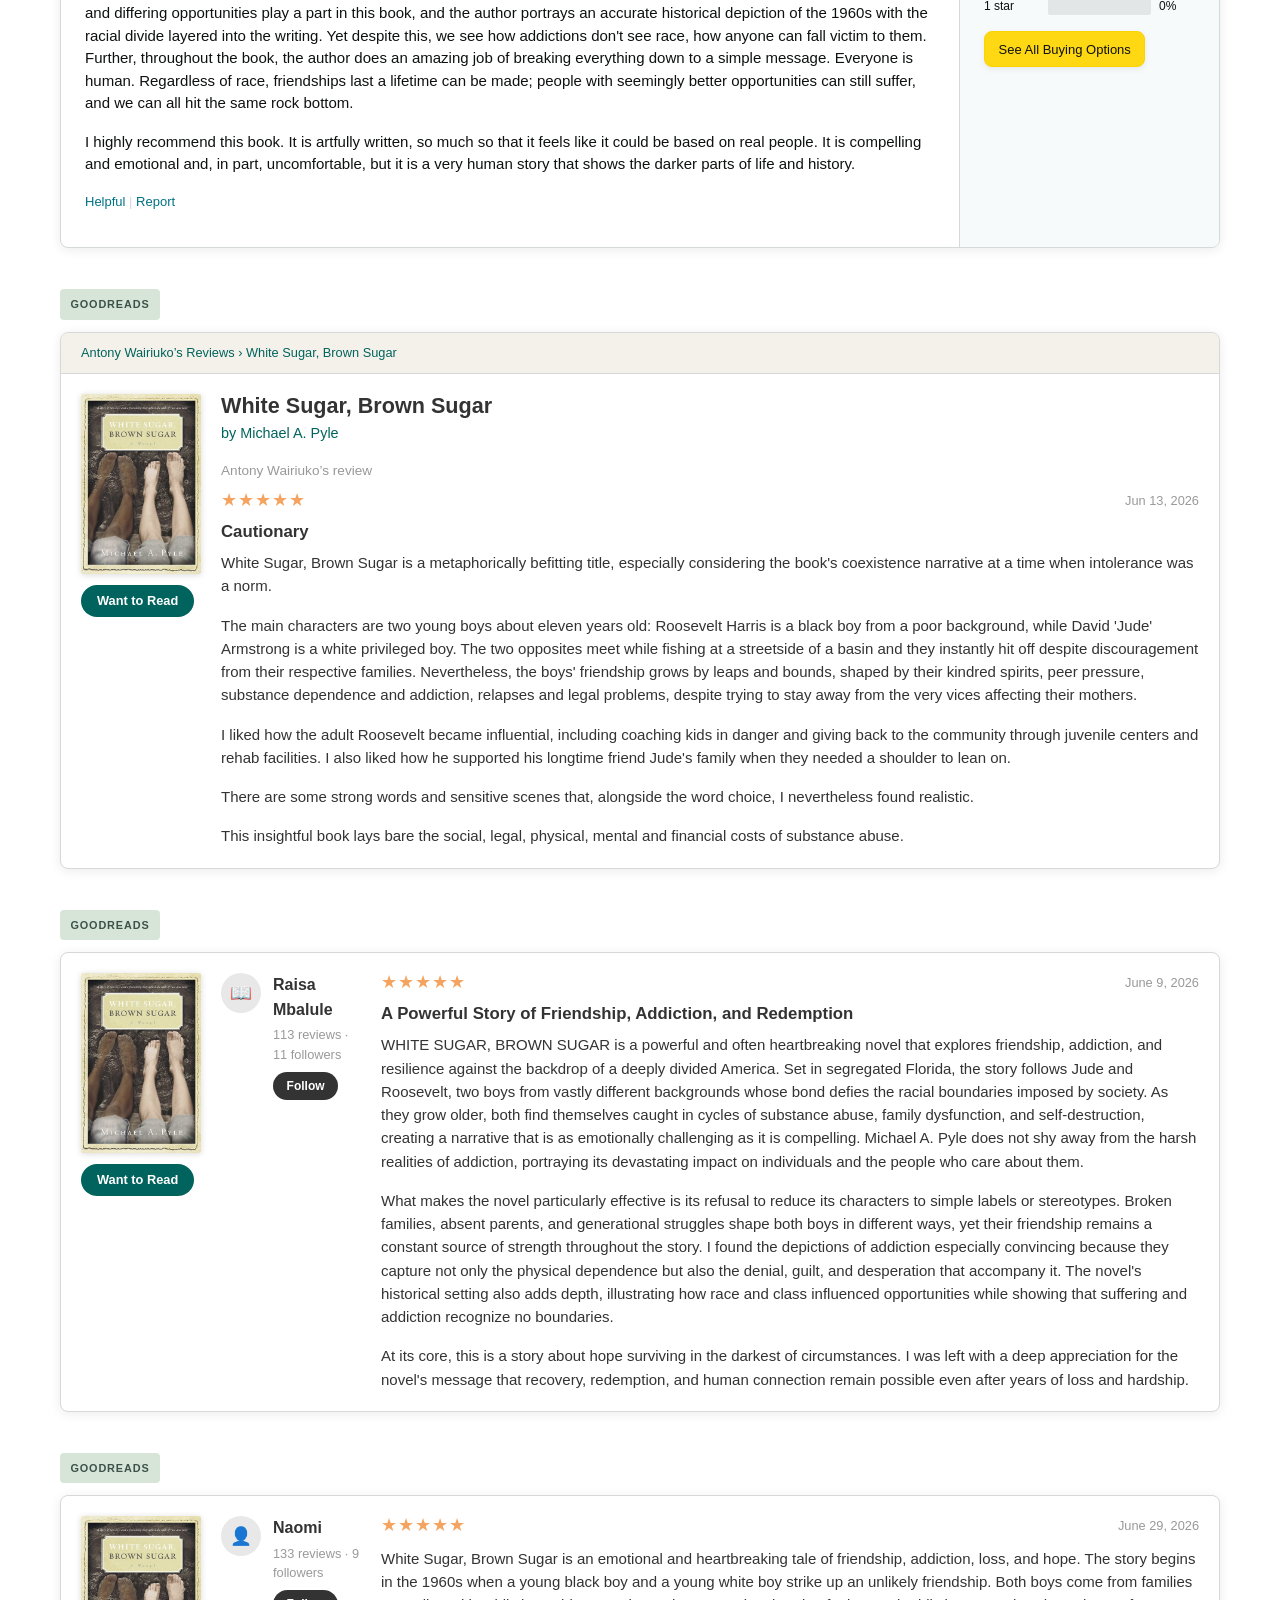
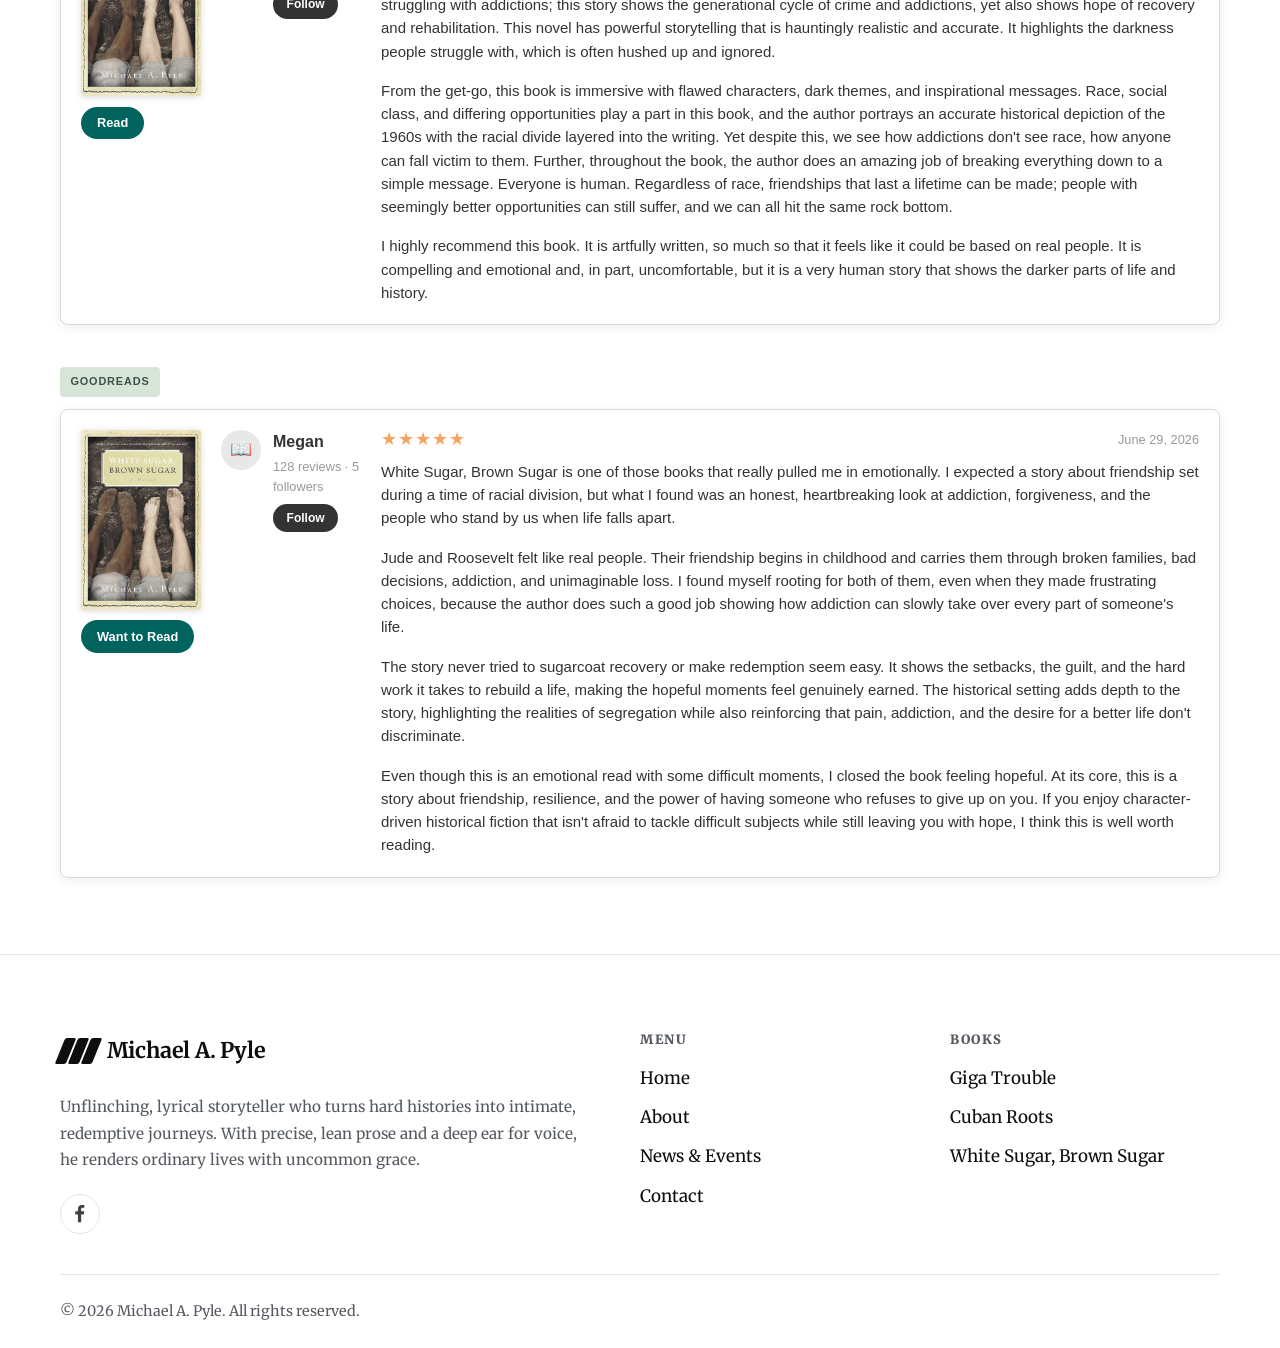
<file: white-sugar-brown-sugar-reviews.html>
<!DOCTYPE html>
<html lang="en">
<head>
  <meta charset="utf-8">
  <meta name="viewport" content="width=device-width, initial-scale=1">
  <title>White Sugar, Brown Sugar Reviews — Michael A. Pyle</title>
  <meta name="description" content="Reader reviews of White Sugar, Brown Sugar by Michael A. Pyle — reproduced from Amazon and Goodreads.">
  <link rel="canonical" href="https://www.michaelapyle.com/white-sugar-brown-sugar-reviews">
  <meta property="og:type" content="website">
  <meta property="og:site_name" content="Michael A. Pyle">
  <meta property="og:title" content="White Sugar, Brown Sugar Reviews — Michael A. Pyle">
  <meta property="og:description" content="Reader reviews of White Sugar, Brown Sugar by Michael A. Pyle — reproduced from Amazon and Goodreads.">
  <meta property="og:url" content="https://www.michaelapyle.com/white-sugar-brown-sugar-reviews">
  <meta property="og:image" content="https://www.michaelapyle.com/images/og-michael-pyle.png">
  <meta name="twitter:card" content="summary_large_image">
  <meta name="twitter:title" content="White Sugar, Brown Sugar Reviews — Michael A. Pyle">
  <meta name="twitter:description" content="Reader reviews of White Sugar, Brown Sugar by Michael A. Pyle — reproduced from Amazon and Goodreads.">
  <meta name="twitter:image" content="https://www.michaelapyle.com/images/og-michael-pyle.png">
  <link rel="icon" type="image/png" href="images/favicon.png">
  <link rel="apple-touch-icon" href="images/webclip.png">
  <link rel="preconnect" href="https://fonts.googleapis.com">
  <link rel="preconnect" href="https://fonts.gstatic.com" crossorigin>
  <link href="https://fonts.googleapis.com/css2?family=Merriweather:ital,wght@0,300;0,400;0,700;0,900;1,300;1,400;1,700;1,900&display=swap" rel="stylesheet">
  <link rel="stylesheet" href="css/styles.css">
  <script type="application/ld+json">
{
    "@context": "https://schema.org",
    "@type": "Book",
    "name": "White Sugar, Brown Sugar",
    "author": {"@type": "Person", "name": "Michael A. Pyle"},
    "review": [
      {"@type": "Review", "author": {"@type": "Person", "name": "Alejandro Soto"}, "reviewBody": "Two boys, one undertow, and many kinds of drowning", "reviewRating": {"@type": "Rating", "ratingValue": 5}},
      {"@type": "Review", "author": {"@type": "Person", "name": "Lizzy"}, "reviewBody": "An immersive and powerful read.", "reviewRating": {"@type": "Rating", "ratingValue": 5}},
      {"@type": "Review", "author": {"@type": "Person", "name": "Antony Wairiuko"}, "reviewBody": "Cautionary", "reviewRating": {"@type": "Rating", "ratingValue": 5}},
      {"@type": "Review", "author": {"@type": "Person", "name": "Raisa Mbalule"}, "reviewBody": "A Powerful Story of Friendship, Addiction, and Redemption", "reviewRating": {"@type": "Rating", "ratingValue": 5}},
      {"@type": "Review", "author": {"@type": "Person", "name": "Naomi"}, "reviewRating": {"@type": "Rating", "ratingValue": 5}},
      {"@type": "Review", "author": {"@type": "Person", "name": "Megan"}, "reviewRating": {"@type": "Rating", "ratingValue": 5}}
    ]
  }
  </script>
  <!-- Flicker-free shell navigation: vendored locally (no runtime CDN).
       htmx boosts link clicks into AJAX swaps; idiomorph diffs the new page
       against the live DOM so the persistent nav/footer are left untouched. -->
  <script src="js/htmx.min.js" defer></script>
  <script src="js/idiomorph-ext.min.js" defer></script>
</head>
<body hx-boost="true" hx-ext="morph" hx-swap="morph:innerHTML">
  <a class="skip-link" href="#main">Skip to content</a>
  <header class="nav" data-nav data-open="false">
    <div class="container nav__inner">
      <a class="brand" href="index.html" aria-label="Michael A. Pyle — home">
        <span class="brand__mark" aria-hidden="true"><span></span><span></span><span></span></span>
        <span class="brand__name">Michael A. Pyle</span>
      </a>
      <button class="nav__toggle" type="button" aria-label="Menu" aria-expanded="false" aria-controls="nav-menu">
        <span></span><span></span><span></span>
      </button>
      <nav id="nav-menu" class="nav__menu" aria-label="Primary">
        <a class="nav__link" href="index.html">Home</a>
        <a class="nav__link" href="about.html">About</a>
        <div class="nav__books">
          <span class="nav__link nav__group-toggle">Books</span>
          <div class="nav__sub"><a href="giga-trouble.html"><span class="num">03/</span><span>Giga Trouble</span></a><a href="cuban-roots.html"><span class="num">02/</span><span>Cuban Roots</span></a><a href="white-sugar-brown-sugar.html"><span class="num">01/</span><span>White Sugar, Brown Sugar</span></a></div>
        </div>
        <a class="nav__link" href="news.html">News</a>
        <a class="nav__link" href="contact.html">Contact</a>
      </nav>
    </div>
  </header>
  <main id="main">
    <section class="container reviews-page">
      <div class="reviews-page__intro">
        <h1>White Sugar, Brown Sugar Reviews</h1>
        <p class="reviews-page__lead">Reader reviews gathered from Amazon and Goodreads, reproduced here as they appeared on each platform.</p>
        <a class="reviews-page__back" href="white-sugar-brown-sugar.html">&larr; Back to <em>White Sugar, Brown Sugar</em></a>
      </div>

      <div class="reviews-stack">

        <div>
          <span class="review-card__platform review-card__platform--amazon">Amazon.com</span>
          <article class="review-card review-amazon">
            <div class="review-amazon__grid">
              <div class="review-amazon__main">
                <h2 class="review-amazon__heading">Customer Review</h2>
                <p class="review-amazon__reviewer">Alejandro Soto</p>
                <span class="stars" aria-label="5 out of 5 stars">★★★★★</span>
                <h3 class="review-amazon__title">Two boys, one undertow, and many kinds of drowning</h3>
                <p class="review-amazon__meta">Reviewed in the United States on June 22, 2026 <span class="review-amazon__verified">Verified Purchase</span></p>
                <div class="review-amazon__body">
                  <p>A yacht club basin in Daytona Beach becomes the unlikely meeting point in WHITE SUGAR, BROWN SUGAR — Jude fishing from the docks beside the moored boats he'll never own, Roosevelt and his family casting cane poles from the public wall on the other side of the divide segregation drew through the town. Michael A. Pyle builds the novel's entire moral architecture from that single image: two boys positioned on opposite sides of a line neither chose, finding in each other something the line was designed to prevent. The friendship that develops carries the book through the damage, surviving arrests, an overdose witnessed at close range, and the particular cruelty of watching someone you love choose the same self-destruction that you did. What struck me reading this was how evenly Pyle distributes the damage. Jude's mother disappears into alcohol while his father retreats into a competent, distant kind of failure. Roosevelt's mother is lost to addiction in a different register entirely, shaped by poverty and the absence of any safety net. Both boys inherit a lot to avoid exactly what consumes them, and both break it, which gives the novel's central tragedy its inevitability without ever feeling manipulative.</p>
<p>The depiction of addiction itself is the book's most unflinching achievement. Pyle catalogues the self-justifications, the resentment, the shallow bliss, with a precision that reads like testimony. The drug scenes are visceral enough to unsettle, and the slower recovery of Jude's sobriety is rendered with the same patience the factor, more chemical descent into harder substances shows elsewhere. Roosevelt's hard-won sobriety emerges from Jude's in ways that feel earned— you buy the floor sooner, the other has to keep falling. The Florida setting, with its segregated signage and casual cruelty from those meant to enforce order, anchors the personal story in something larger without letting that larger story crowd out the friendship at its centre.</p>
<p>WHITE SUGAR, BROWN SUGAR earns its title on every register it's written in — racial, chemical, generational. Pyle has written something that hurts to read and refuses to let that hurt go to waste.</p>
                </div>
                <p class="review-amazon__actions"><span>Helpful</span><span>Report</span></p>
              </div>
              <aside class="review-amazon__sidebar">
            <h3>Product Details</h3>
            <div class="review-amazon__product">
              <img src="images/white-sugar-cover.avif" alt="White Sugar, Brown Sugar book cover" width="72">
              <div>
                <p class="review-amazon__product-title">White Sugar, Brown Sugar</p>
                <p class="review-amazon__product-author">by Michael A. Pyle</p>
              </div>
            </div>
            <div class="review-amazon__rating-summary">
              <span class="stars" aria-label="5 out of 5 stars">★★★★★</span>
              <span class="review-amazon__rating-text">4.9 out of 5 stars</span>
            </div>
            <p class="review-amazon__rating-count">47 global ratings</p>
            <div class="review-amazon__bars">
              <div class="review-amazon__bar-row">
              <span>5 star</span>
              <div class="review-amazon__bar-track"><div class="review-amazon__bar-fill" style="width:87%"></div></div>
              <span>87%</span>
            </div>
<div class="review-amazon__bar-row">
              <span>4 star</span>
              <div class="review-amazon__bar-track"><div class="review-amazon__bar-fill" style="width:13%"></div></div>
              <span>13%</span>
            </div>
<div class="review-amazon__bar-row">
              <span>3 star</span>
              <div class="review-amazon__bar-track"><div class="review-amazon__bar-fill" style="width:0%"></div></div>
              <span>0%</span>
            </div>
<div class="review-amazon__bar-row">
              <span>2 star</span>
              <div class="review-amazon__bar-track"><div class="review-amazon__bar-fill" style="width:0%"></div></div>
              <span>0%</span>
            </div>
<div class="review-amazon__bar-row">
              <span>1 star</span>
              <div class="review-amazon__bar-track"><div class="review-amazon__bar-fill" style="width:0%"></div></div>
              <span>0%</span>
            </div>
            </div>
            <a class="review-amazon__buy" href="https://a.co/d/07McNu4" target="_blank" rel="noopener">See All Buying Options</a>
          </aside>
            </div>
          </article>
        </div>

        <div>
          <span class="review-card__platform review-card__platform--amazon">Amazon.co.uk</span>
          <article class="review-card review-amazon">
            <div class="review-amazon__grid">
              <div class="review-amazon__main">
                <h2 class="review-amazon__heading">Customer Review</h2>
                <p class="review-amazon__reviewer">Lizzy</p>
                <span class="stars" aria-label="5 out of 5 stars">★★★★★</span>
                <h3 class="review-amazon__title">An immersive and powerful read.</h3>
                <p class="review-amazon__meta">Reviewed in the United Kingdom on 29 June 2026 <span class="review-amazon__verified">Verified Purchase</span></p>
                <div class="review-amazon__body">
                  <p>White Sugar, Brown Sugar is an emotional and heartbreaking tale of friendship, addiction, loss, and hope. The story begins in the 1960s when a young black boy and a young white boy strike up an unlikely friendship. Both boys come from families struggling with addictions; this story shows the generational cycle of crime and addictions, yet also shows hope of recovery and rehabilitation. This novel has powerful storytelling that is hauntingly realistic and accurate. It highlights the darkness people struggle with, which is often hushed up and ignored.</p>
<p>From the get-go, this book is immersive with flawed characters, dark themes, and inspirational messages. Race, social class, and differing opportunities play a part in this book, and the author portrays an accurate historical depiction of the 1960s with the racial divide layered into the writing. Yet despite this, we see how addictions don't see race, how anyone can fall victim to them. Further, throughout the book, the author does an amazing job of breaking everything down to a simple message. Everyone is human. Regardless of race, friendships last a lifetime can be made; people with seemingly better opportunities can still suffer, and we can all hit the same rock bottom.</p>
<p>I highly recommend this book. It is artfully written, so much so that it feels like it could be based on real people. It is compelling and emotional and, in part, uncomfortable, but it is a very human story that shows the darker parts of life and history.</p>
                </div>
                <p class="review-amazon__actions"><span>Helpful</span><span>Report</span></p>
              </div>
              <aside class="review-amazon__sidebar">
            <h3>Product Details</h3>
            <div class="review-amazon__product">
              <img src="images/white-sugar-cover.avif" alt="White Sugar, Brown Sugar book cover" width="72">
              <div>
                <p class="review-amazon__product-title">White Sugar, Brown Sugar</p>
                <p class="review-amazon__product-author">by Michael A. Pyle</p>
              </div>
            </div>
            <div class="review-amazon__rating-summary">
              <span class="stars" aria-label="5 out of 5 stars">★★★★★</span>
              <span class="review-amazon__rating-text">4.8 out of 5</span>
            </div>
            <p class="review-amazon__rating-count">28 global ratings</p>
            <div class="review-amazon__bars">
              <div class="review-amazon__bar-row">
              <span>5 star</span>
              <div class="review-amazon__bar-track"><div class="review-amazon__bar-fill" style="width:85%"></div></div>
              <span>85%</span>
            </div>
<div class="review-amazon__bar-row">
              <span>4 star</span>
              <div class="review-amazon__bar-track"><div class="review-amazon__bar-fill" style="width:15%"></div></div>
              <span>15%</span>
            </div>
<div class="review-amazon__bar-row">
              <span>3 star</span>
              <div class="review-amazon__bar-track"><div class="review-amazon__bar-fill" style="width:0%"></div></div>
              <span>0%</span>
            </div>
<div class="review-amazon__bar-row">
              <span>2 star</span>
              <div class="review-amazon__bar-track"><div class="review-amazon__bar-fill" style="width:0%"></div></div>
              <span>0%</span>
            </div>
<div class="review-amazon__bar-row">
              <span>1 star</span>
              <div class="review-amazon__bar-track"><div class="review-amazon__bar-fill" style="width:0%"></div></div>
              <span>0%</span>
            </div>
            </div>
            <a class="review-amazon__buy" href="https://a.co/d/07McNu4" target="_blank" rel="noopener">See All Buying Options</a>
          </aside>
            </div>
          </article>
        </div>

        <div>
          <span class="review-card__platform review-card__platform--goodreads">Goodreads</span>
          <article class="review-card review-goodreads review-goodreads--page">
            <div class="review-goodreads__header">
              <a href="#">Antony Wairiuko&rsquo;s Reviews</a> &rsaquo; White Sugar, Brown Sugar
            </div>
            <div class="review-goodreads__grid">
              <div class="review-goodreads__cover">
                <img src="images/white-sugar-cover.avif" alt="White Sugar, Brown Sugar book cover" width="120">
                <span class="review-goodreads__cover-btn">Want to Read</span>
              </div>
              <div class="review-goodreads__content">
                <h2 class="review-goodreads__book-title">White Sugar, Brown Sugar</h2>
                <p class="review-goodreads__book-author">by Michael A. Pyle</p>
                <p class="review-goodreads__byline">Antony Wairiuko&rsquo;s review</p>
                <div class="review-goodreads__top">
                  <span class="stars stars--goodreads" aria-label="5 out of 5 stars">★★★★★</span>
                  <span class="review-goodreads__date">Jun 13, 2026</span>
                </div>
                <h3 class="review-goodreads__title">Cautionary</h3>
                <div class="review-goodreads__body">
                  <p>White Sugar, Brown Sugar is a metaphorically befitting title, especially considering the book's coexistence narrative at a time when intolerance was a norm.</p>
<p>The main characters are two young boys about eleven years old: Roosevelt Harris is a black boy from a poor background, while David 'Jude' Armstrong is a white privileged boy. The two opposites meet while fishing at a streetside of a basin and they instantly hit off despite discouragement from their respective families. Nevertheless, the boys' friendship grows by leaps and bounds, shaped by their kindred spirits, peer pressure, substance dependence and addiction, relapses and legal problems, despite trying to stay away from the very vices affecting their mothers.</p>
<p>I liked how the adult Roosevelt became influential, including coaching kids in danger and giving back to the community through juvenile centers and rehab facilities. I also liked how he supported his longtime friend Jude's family when they needed a shoulder to lean on.</p>
<p>There are some strong words and sensitive scenes that, alongside the word choice, I nevertheless found realistic.</p>
<p>This insightful book lays bare the social, legal, physical, mental and financial costs of substance abuse.</p>
                </div>
              </div>
            </div>
          </article>
        </div>

        <div>
          <span class="review-card__platform review-card__platform--goodreads">Goodreads</span>
          <article class="review-card review-goodreads review-goodreads--list">
            <div class="review-goodreads__grid">
              <div class="review-goodreads__cover">
                <img src="images/white-sugar-cover.avif" alt="White Sugar, Brown Sugar book cover" width="120">
                <span class="review-goodreads__cover-btn">Want to Read</span>
              </div>
              <div class="review-goodreads__profile">
                <div class="review-goodreads__avatar" aria-hidden="true">&#128214;</div>
                <div>
                  <p class="review-goodreads__name">Raisa Mbalule</p>
                  <p class="review-goodreads__stats">113 reviews &middot; 11 followers</p>
                  <span class="review-goodreads__follow">Follow</span>
                </div>
              </div>
              <div class="review-goodreads__content">
                <div class="review-goodreads__top">
                  <span class="stars stars--goodreads" aria-label="5 out of 5 stars">★★★★★</span>
                  <span class="review-goodreads__date">June 9, 2026</span>
                </div>
                <h3 class="review-goodreads__title">A Powerful Story of Friendship, Addiction, and Redemption</h3>
                <div class="review-goodreads__body">
                  <p>WHITE SUGAR, BROWN SUGAR is a powerful and often heartbreaking novel that explores friendship, addiction, and resilience against the backdrop of a deeply divided America. Set in segregated Florida, the story follows Jude and Roosevelt, two boys from vastly different backgrounds whose bond defies the racial boundaries imposed by society. As they grow older, both find themselves caught in cycles of substance abuse, family dysfunction, and self-destruction, creating a narrative that is as emotionally challenging as it is compelling. Michael A. Pyle does not shy away from the harsh realities of addiction, portraying its devastating impact on individuals and the people who care about them.</p>
<p>What makes the novel particularly effective is its refusal to reduce its characters to simple labels or stereotypes. Broken families, absent parents, and generational struggles shape both boys in different ways, yet their friendship remains a constant source of strength throughout the story. I found the depictions of addiction especially convincing because they capture not only the physical dependence but also the denial, guilt, and desperation that accompany it. The novel's historical setting also adds depth, illustrating how race and class influenced opportunities while showing that suffering and addiction recognize no boundaries.</p>
<p>At its core, this is a story about hope surviving in the darkest of circumstances. I was left with a deep appreciation for the novel's message that recovery, redemption, and human connection remain possible even after years of loss and hardship.</p>
                </div>
              </div>
            </div>
          </article>
        </div>

        <div>
          <span class="review-card__platform review-card__platform--goodreads">Goodreads</span>
          <article class="review-card review-goodreads review-goodreads--list">
            <div class="review-goodreads__grid">
              <div class="review-goodreads__cover">
                <img src="images/white-sugar-cover.avif" alt="White Sugar, Brown Sugar book cover" width="120">
                <span class="review-goodreads__cover-btn">Read</span>
              </div>
              <div class="review-goodreads__profile">
                <div class="review-goodreads__avatar" aria-hidden="true">&#128100;</div>
                <div>
                  <p class="review-goodreads__name">Naomi</p>
                  <p class="review-goodreads__stats">133 reviews &middot; 9 followers</p>
                  <span class="review-goodreads__follow">Follow</span>
                </div>
              </div>
              <div class="review-goodreads__content">
                <div class="review-goodreads__top">
                  <span class="stars stars--goodreads" aria-label="5 out of 5 stars">★★★★★</span>
                  <span class="review-goodreads__date">June 29, 2026</span>
                </div>
                <div class="review-goodreads__body">
                  <p>White Sugar, Brown Sugar is an emotional and heartbreaking tale of friendship, addiction, loss, and hope. The story begins in the 1960s when a young black boy and a young white boy strike up an unlikely friendship. Both boys come from families struggling with addictions; this story shows the generational cycle of crime and addictions, yet also shows hope of recovery and rehabilitation. This novel has powerful storytelling that is hauntingly realistic and accurate. It highlights the darkness people struggle with, which is often hushed up and ignored.</p>
<p>From the get-go, this book is immersive with flawed characters, dark themes, and inspirational messages. Race, social class, and differing opportunities play a part in this book, and the author portrays an accurate historical depiction of the 1960s with the racial divide layered into the writing. Yet despite this, we see how addictions don't see race, how anyone can fall victim to them. Further, throughout the book, the author does an amazing job of breaking everything down to a simple message. Everyone is human. Regardless of race, friendships that last a lifetime can be made; people with seemingly better opportunities can still suffer, and we can all hit the same rock bottom.</p>
<p>I highly recommend this book. It is artfully written, so much so that it feels like it could be based on real people. It is compelling and emotional and, in part, uncomfortable, but it is a very human story that shows the darker parts of life and history.</p>
                </div>
              </div>
            </div>
          </article>
        </div>

        <div>
          <span class="review-card__platform review-card__platform--goodreads">Goodreads</span>
          <article class="review-card review-goodreads review-goodreads--list">
            <div class="review-goodreads__grid">
              <div class="review-goodreads__cover">
                <img src="images/white-sugar-cover.avif" alt="White Sugar, Brown Sugar book cover" width="120">
                <span class="review-goodreads__cover-btn">Want to Read</span>
              </div>
              <div class="review-goodreads__profile">
                <div class="review-goodreads__avatar" aria-hidden="true">&#128214;</div>
                <div>
                  <p class="review-goodreads__name">Megan</p>
                  <p class="review-goodreads__stats">128 reviews &middot; 5 followers</p>
                  <span class="review-goodreads__follow">Follow</span>
                </div>
              </div>
              <div class="review-goodreads__content">
                <div class="review-goodreads__top">
                  <span class="stars stars--goodreads" aria-label="5 out of 5 stars">★★★★★</span>
                  <span class="review-goodreads__date">June 29, 2026</span>
                </div>
                <div class="review-goodreads__body">
                  <p>White Sugar, Brown Sugar is one of those books that really pulled me in emotionally. I expected a story about friendship set during a time of racial division, but what I found was an honest, heartbreaking look at addiction, forgiveness, and the people who stand by us when life falls apart.</p>
<p>Jude and Roosevelt felt like real people. Their friendship begins in childhood and carries them through broken families, bad decisions, addiction, and unimaginable loss. I found myself rooting for both of them, even when they made frustrating choices, because the author does such a good job showing how addiction can slowly take over every part of someone's life.</p>
<p>The story never tried to sugarcoat recovery or make redemption seem easy. It shows the setbacks, the guilt, and the hard work it takes to rebuild a life, making the hopeful moments feel genuinely earned. The historical setting adds depth to the story, highlighting the realities of segregation while also reinforcing that pain, addiction, and the desire for a better life don't discriminate.</p>
<p>Even though this is an emotional read with some difficult moments, I closed the book feeling hopeful. At its core, this is a story about friendship, resilience, and the power of having someone who refuses to give up on you. If you enjoy character-driven historical fiction that isn't afraid to tackle difficult subjects while still leaving you with hope, I think this is well worth reading.</p>
                </div>
              </div>
            </div>
          </article>
        </div>

      </div>
    </section>
  </main>
  <footer class="footer">
    <div class="container">
      <div class="footer__top">
        <div>
          <a class="brand" href="index.html" aria-label="Michael A. Pyle — home">
        <span class="brand__mark" aria-hidden="true"><span></span><span></span><span></span></span>
        <span class="brand__name">Michael A. Pyle</span>
      </a>
          <p class="footer__blurb">Unflinching, lyrical storyteller who turns hard histories into intimate, redemptive journeys. With precise, lean prose and a deep ear for voice, he renders ordinary lives with uncommon grace.</p>
          <div class="social">
            <a href="https://www.facebook.com" target="_blank" rel="noopener" aria-label="Facebook">
              <img src="images/fb.svg" alt="" width="18" height="18">
            </a>
          </div>
        </div>
        <div class="footer__col">
          <h3>Menu</h3>
          <a href="index.html">Home</a>
          <a href="about.html">About</a>
          <a href="news.html">News &amp; Events</a>
          <a href="contact.html">Contact</a>
        </div>
        <div class="footer__col">
          <h3>Books</h3>
          <a href="giga-trouble.html">Giga Trouble</a>
          <a href="cuban-roots.html">Cuban Roots</a>
          <a href="white-sugar-brown-sugar.html">White Sugar, Brown Sugar</a>
        </div>
      </div>
      <div class="footer__bottom">© <span id="copyright-year">2026</span> Michael A. Pyle. All rights reserved.</div>
    </div>
  </footer>
  <script src="js/nav.js" defer></script>
</body>
</html>
</file>
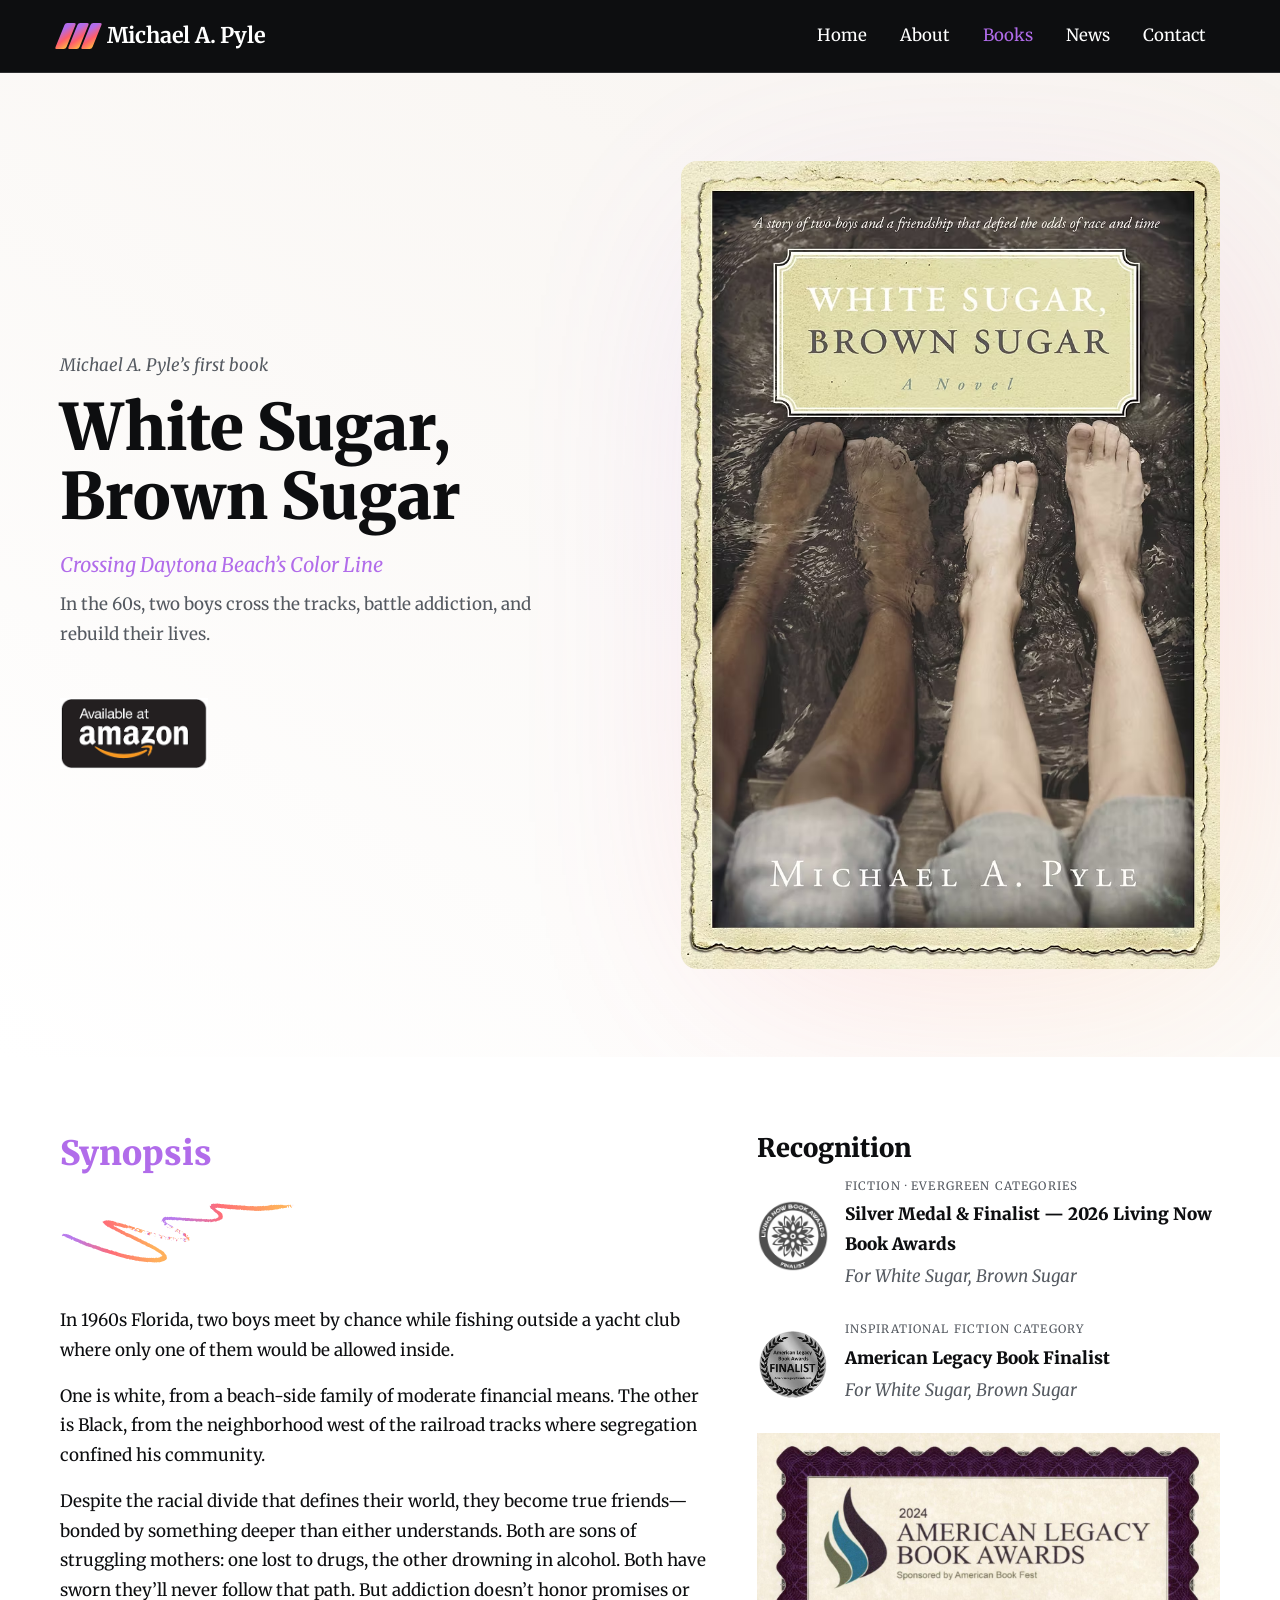
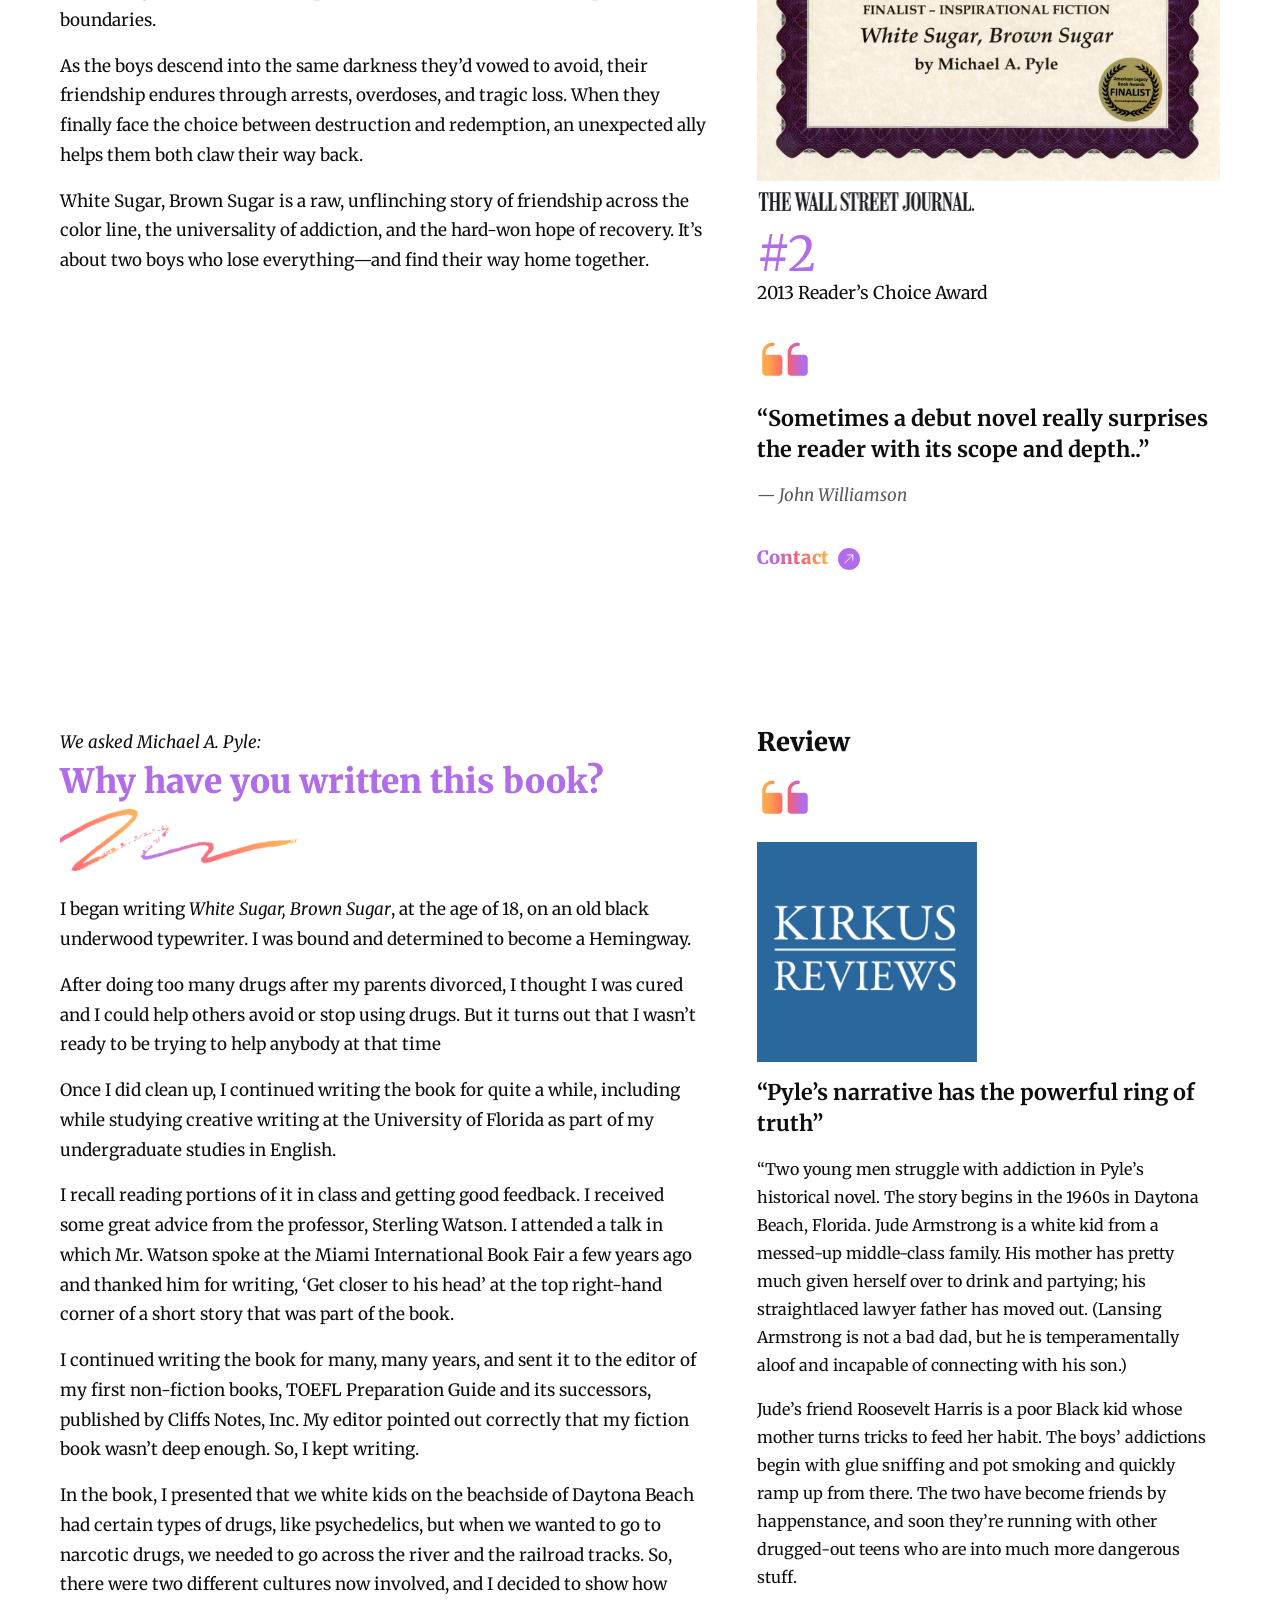
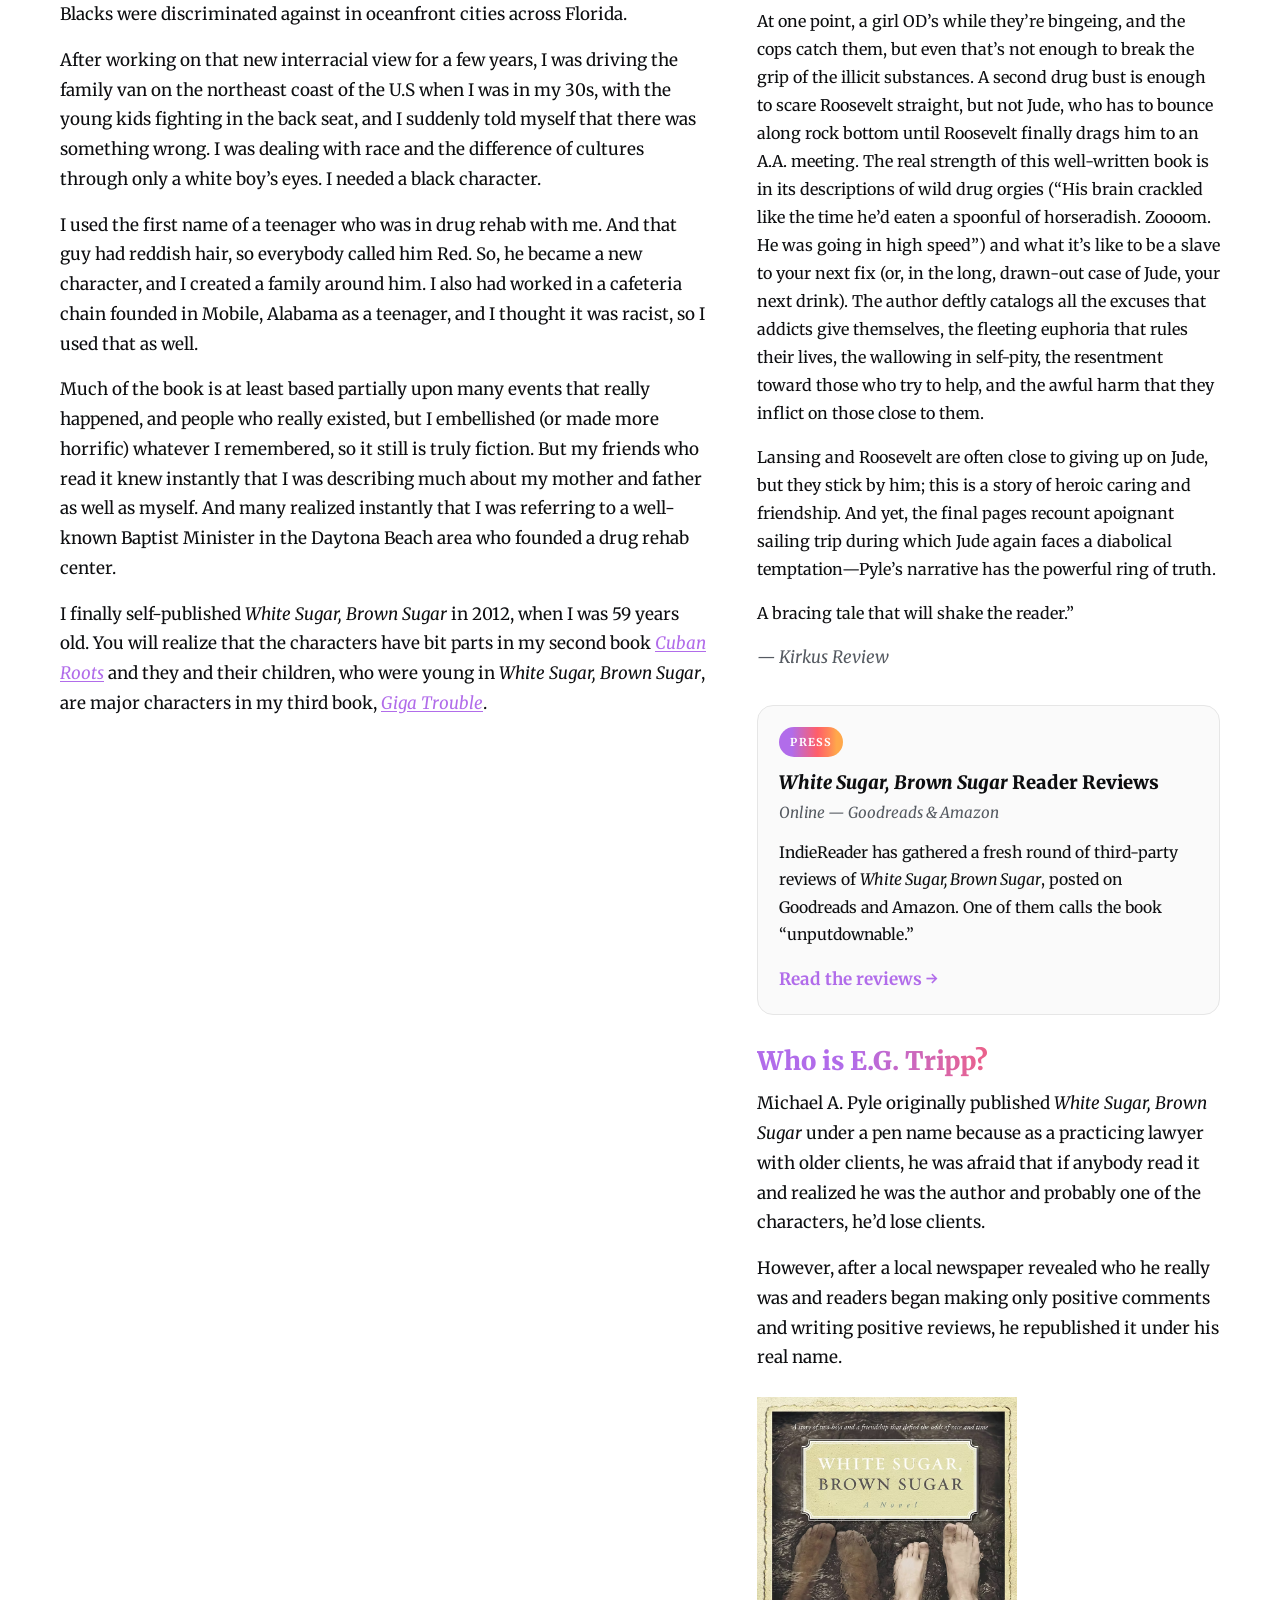
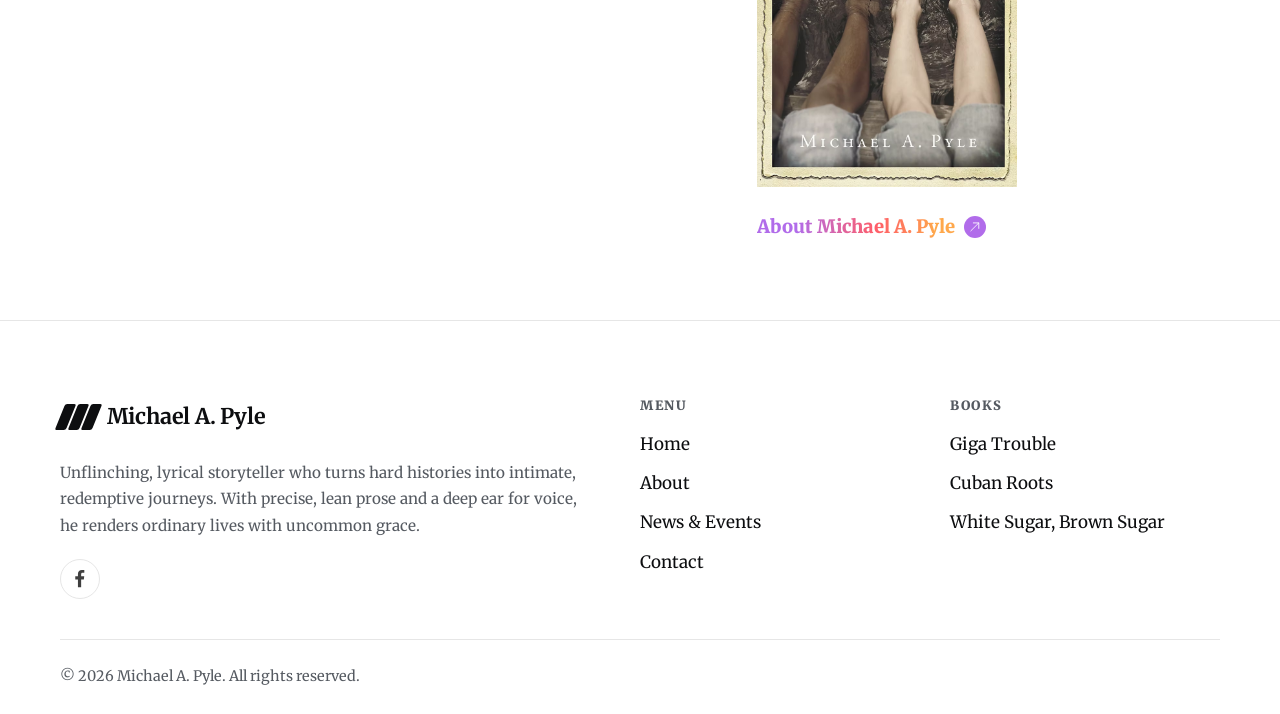
<file: white-sugar-brown-sugar.html>
<!DOCTYPE html>
<html lang="en">
<head>
  <meta charset="utf-8">
  <meta name="viewport" content="width=device-width, initial-scale=1">
  <title>White Sugar, Brown Sugar from Michael A. Pyle</title>
  <meta name="description" content="White Sugar, Brown Sugar by Michael A. Pyle — in the 60s, two boys cross the tracks, battle addiction, and rebuild their lives. American Legacy Book Finalist.">
  <link rel="canonical" href="https://www.michaelapyle.com/white-sugar-brown-sugar">
  <meta property="og:type" content="website">
  <meta property="og:site_name" content="Michael A. Pyle">
  <meta property="og:title" content="White Sugar, Brown Sugar from Michael A. Pyle">
  <meta property="og:description" content="White Sugar, Brown Sugar by Michael A. Pyle — in the 60s, two boys cross the tracks, battle addiction, and rebuild their lives. American Legacy Book Finalist.">
  <meta property="og:url" content="https://www.michaelapyle.com/white-sugar-brown-sugar">
  <meta property="og:image" content="https://www.michaelapyle.com/images/og-michael-pyle.png">
  <meta name="twitter:card" content="summary_large_image">
  <meta name="twitter:title" content="White Sugar, Brown Sugar from Michael A. Pyle">
  <meta name="twitter:description" content="White Sugar, Brown Sugar by Michael A. Pyle — in the 60s, two boys cross the tracks, battle addiction, and rebuild their lives. American Legacy Book Finalist.">
  <meta name="twitter:image" content="https://www.michaelapyle.com/images/og-michael-pyle.png">
  <link rel="icon" type="image/png" href="images/favicon.png">
  <link rel="apple-touch-icon" href="images/webclip.png">
  <link rel="preconnect" href="https://fonts.googleapis.com">
  <link rel="preconnect" href="https://fonts.gstatic.com" crossorigin>
  <link href="https://fonts.googleapis.com/css2?family=Merriweather:ital,wght@0,300;0,400;0,700;0,900;1,300;1,400;1,700;1,900&display=swap" rel="stylesheet">
  <link rel="stylesheet" href="css/styles.css">
  <script type="application/ld+json">
{
    "@context": "https://schema.org",
    "@type": "Book",
    "name": "White Sugar, Brown Sugar",
    "author": {"@type": "Person", "name": "Michael A. Pyle"},
    "bookFormat": "https://schema.org/Paperback",
    "inLanguage": "en",
    "alternativeHeadline": "Crossing Daytona Beach's Color Line",
    "description": "In the 60s, two boys cross the tracks, battle addiction, and rebuild their lives.",
    "url": "https://www.michaelapyle.com/white-sugar-brown-sugar",
    "workExample": {"@type": "Book", "isbn": "", "potentialAction": {"@type": "BuyAction", "target": "https://a.co/d/07McNu4"}},
    "review": {"@type": "Review", "reviewBody": "Pyle's narrative has the powerful ring of truth", "author": {"@type": "Organization", "name": "Kirkus Reviews"}},
    "award": "American Legacy Book Finalist, Inspirational Fiction Category"
  }
  </script>
  <!-- Flicker-free shell navigation: vendored locally (no runtime CDN).
       htmx boosts link clicks into AJAX swaps; idiomorph diffs the new page
       against the live DOM so the persistent nav/footer are left untouched. -->
  <script src="js/htmx.min.js" defer></script>
  <script src="js/idiomorph-ext.min.js" defer></script>
</head>
<body hx-boost="true" hx-ext="morph" hx-swap="morph:innerHTML">
  <a class="skip-link" href="#main">Skip to content</a>
  <header class="nav" data-nav data-open="false">
    <div class="container nav__inner">
      <a class="brand" href="index.html" aria-label="Michael A. Pyle — home">
        <span class="brand__mark" aria-hidden="true"><span></span><span></span><span></span></span>
        <span class="brand__name">Michael A. Pyle</span>
      </a>
      <button class="nav__toggle" type="button" aria-label="Menu" aria-expanded="false" aria-controls="nav-menu">
        <span></span><span></span><span></span>
      </button>
      <nav id="nav-menu" class="nav__menu" aria-label="Primary">
        <a class="nav__link" href="index.html">Home</a>
        <a class="nav__link" href="about.html">About</a>
        <div class="nav__books">
          <span class="nav__link nav__group-toggle" aria-current="page">Books</span>
          <div class="nav__sub"><a href="giga-trouble.html"><span class="num">03/</span><span>Giga Trouble</span></a><a href="cuban-roots.html"><span class="num">02/</span><span>Cuban Roots</span></a><a href="white-sugar-brown-sugar.html" aria-current="page"><span class="num">01/</span><span>White Sugar, Brown Sugar</span></a></div>
        </div>
        <a class="nav__link" href="news.html">News</a>
        <a class="nav__link" href="contact.html">Contact</a>
      </nav>
    </div>
  </header>
  <main id="main">
    <section class="hero">
      <div class="container hero__grid">
        <div class="hero__col">
          <p class="hero__eyebrow">Michael A. Pyle&rsquo;s first book</p>
          <h1>White Sugar, Brown Sugar</h1>
          <p class="hero__tagline">Crossing Daytona Beach&rsquo;s Color Line</p>
          <p class="hero__desc">In the 60s, two boys cross the tracks, battle addiction, and rebuild their lives.</p>
          <a class="amazon-link" href="https://a.co/d/07McNu4" target="_blank" rel="noopener" aria-label="Buy White Sugar, Brown Sugar on Amazon">
        <img src="images/available-at-amazon.png" alt="Available at Amazon" width="148">
      </a>
        </div>
        <div class="hero__media">
          <div class="hero__glow" aria-hidden="true"></div>
          <img class="hero__img" src="images/white-sugar-cover.avif" alt="White Sugar, Brown Sugar book cover" width="600">
        </div>
      </div>
    </section>

    <section class="container layout layout--2col">
      <article class="prose">
        <h2>Synopsis</h2>
        <img class="divider" src="images/divider.svg" alt="" width="240">
        <p>In 1960s Florida, two boys meet by chance while fishing outside a yacht club where only one of them would be allowed inside.</p>
        <p>One is white, from a beach-side family of moderate financial means. The other is Black, from the neighborhood west of the railroad tracks where segregation confined his community.</p>
        <p>Despite the racial divide that defines their world, they become true friends—bonded by something deeper than either understands. Both are sons of struggling mothers: one lost to drugs, the other drowning in alcohol. Both have sworn they&rsquo;ll never follow that path. But addiction doesn&rsquo;t honor promises or boundaries.</p>
        <p>As the boys descend into the same darkness they&rsquo;d vowed to avoid, their friendship endures through arrests, overdoses, and tragic loss. When they finally face the choice between destruction and redemption, an unexpected ally helps them both claw their way back.</p>
        <p>White Sugar, Brown Sugar is a raw, unflinching story of friendship across the color line, the universality of addiction, and the hard-won hope of recovery. It&rsquo;s about two boys who lose everything—and find their way home together.</p>
      </article>
      <aside class="aside recognition">
        <h2>Recognition</h2>
        <div class="badge" style="border:0;padding:0;margin:0 0 1.5rem;">
          <img src="images/living-now-finalist.webp" alt="Living Now Book Awards Finalist seal" width="72" style="filter:grayscale(1);">
          <div>
            <p class="aside-label" style="text-transform:uppercase;letter-spacing:.1em;font-style:normal;font-size:.72rem;">Fiction · Evergreen Categories</p>
            <p style="font-weight:900;margin:.15rem 0;">Silver Medal &amp; Finalist — 2026 Living Now Book Awards</p>
            <p class="aside-label">For <em>White Sugar, Brown Sugar</em></p>
          </div>
        </div>
        <div class="badge" style="border:0;padding:0;margin:0 0 1.5rem;">
          <img src="images/american-legacy-bw.png" alt="American Legacy Book Awards seal" width="72" style="filter:none;">
          <div>
            <p class="aside-label" style="text-transform:uppercase;letter-spacing:.1em;font-style:normal;font-size:.72rem;">Inspirational Fiction Category</p>
            <p style="font-weight:900;margin:.15rem 0;">American Legacy Book Finalist</p>
            <p class="aside-label">For <em>White Sugar, Brown Sugar</em></p>
          </div>
        </div>
        <img src="images/american-legacy.jpeg" alt="American Legacy Book Awards" width="1280">
        <img class="review-logo" src="images/wsj-logo.png" alt="The Wall Street Journal" width="220">
        <p class="award-num">#2</p>
        <p class="award-label">2013 Reader&rsquo;s Choice Award</p>
        <img class="quotes-mark" src="images/quotes.svg" alt="" width="56">
        <p class="lead-q"><strong>&ldquo;Sometimes a debut novel really surprises the reader with its scope and depth..&rdquo;</strong></p>
        <p class="attribution">— John Williamson</p>
        <a class="cta-link" href="contact.html" aria-label="Contact Michael A. Pyle">
          <span>Contact</span>
          <img class="btn__arrow" src="images/arrow-right-grad.svg" alt="" width="22" height="22">
        </a>
      </aside>
    </section>

    <section class="container layout layout--2col">
      <article class="prose">
        <p class="aside-label">We asked Michael A. Pyle:</p>
        <h2>Why have you written this book?</h2>
        <img class="divider" src="images/divider-2.png" alt="" width="240">
        <p>I began writing <em>White Sugar, Brown Sugar</em>, at the age of 18, on an old black underwood typewriter. I was bound and determined to become a Hemingway.</p>
        <p>After doing too many drugs after my parents divorced, I thought I was cured and I could help others avoid or stop using drugs.  But it turns out that I wasn&rsquo;t ready to be trying to help anybody at that time</p>
        <p>Once I did clean up, I continued writing the book for quite a while, including while studying creative writing at the University of Florida as part of my undergraduate studies in English.</p>
        <p>I recall reading portions of it in class and getting good feedback. I received some great advice from the professor, Sterling Watson. I attended a talk in which Mr. Watson spoke at the Miami International Book Fair a few years ago and thanked him for writing, &lsquo;Get closer to his head&rsquo; at the top right-hand corner of a short story that was part of the book.</p>
        <p>I continued writing the book for many, many years, and sent it to the editor of my first non-fiction books, TOEFL Preparation Guide and its successors, published by Cliffs Notes, Inc. My editor pointed out correctly that my fiction book wasn&rsquo;t deep enough. So, I kept writing.</p>
        <p>In the book, I presented that we white kids on the beachside of Daytona Beach had certain types of drugs, like psychedelics, but when we wanted to go to narcotic drugs, we needed to go across the river and the railroad tracks. So, there were two different cultures now involved, and I decided to show how Blacks were discriminated against in oceanfront cities across Florida.</p>
        <p>After working on that new interracial view for a few years, I was driving the family van on the northeast coast of the U.S when I was in my 30s, with the young kids fighting in the back seat, and I suddenly told myself that there was something wrong. I was dealing with race and the difference of cultures through only a white boy&rsquo;s eyes. I needed a black character.</p>
        <p>I used the first name of a teenager who was in drug rehab with me. And that guy had reddish hair, so everybody called him Red. So, he became a new character, and I created a family around him. I also had worked in a cafeteria chain founded in Mobile, Alabama as a teenager, and I thought it was racist, so I used that as well.</p>
        <p>Much of the book is at least based partially upon many events that really happened, and people who really existed, but I embellished (or made more horrific) whatever I remembered, so it still is truly fiction. But my friends who read it knew instantly that I was describing much about my mother and father as well as myself. And many realized instantly that I was referring to a well-known Baptist Minister in the Daytona Beach area who founded a drug rehab center.</p>
        <p>I finally self-published <em>White Sugar, Brown Sugar </em>in 2012, when I was 59 years old. You will realize that the characters have bit parts in my second book <a href="cuban-roots.html"><em>Cuban Roots</em></a> and they and their children, who were young in <em>White Sugar, Brown Sugar</em>, are major characters in my third book, <a href="giga-trouble.html"><em>Giga Trouble</em></a>.</p>
      </article>
      <aside class="aside">
        <h2>Review</h2>
        <img class="quotes-mark" src="images/quotes.svg" alt="" width="56">
        <img class="review-logo" src="images/kirkus-reviews.webp" alt="Kirkus Reviews" width="220">
        <p class="lead-q"><strong>&ldquo;Pyle&rsquo;s narrative has the powerful ring of truth&rdquo;</strong></p>
        <div class="review-body">
        <p>&ldquo;Two young men struggle with addiction in Pyle&rsquo;s historical novel. The story begins in the 1960s in Daytona Beach, Florida. Jude Armstrong is a white kid from a messed-up middle-class family. His mother has pretty much given herself over to drink and partying; his straightlaced lawyer father has moved out. (Lansing Armstrong is not a bad dad, but he is temperamentally aloof and incapable of connecting with his son.)</p>
        <p>Jude&rsquo;s friend Roosevelt Harris is a poor Black kid whose mother turns tricks to feed her habit. The boys&rsquo; addictions begin with glue sniffing and pot smoking and quickly ramp up from there. The two have become friends by happenstance, and soon they&rsquo;re running with other drugged-out teens who are into much more dangerous stuff.</p>
        <p>At one point, a girl OD&rsquo;s while they&rsquo;re bingeing, and the cops catch them, but even that&rsquo;s not enough to break the grip of the illicit substances. A second drug bust is enough to scare Roosevelt straight, but not Jude, who has to bounce along rock bottom until Roosevelt finally drags him to an A.A. meeting. The real strength of this well-written book is in its descriptions of wild drug orgies (&ldquo;His brain crackled like the time he&rsquo;d eaten a spoonful of horseradish. Zoooom. He was going in high speed&rdquo;) and what it&rsquo;s like to be a slave to your next fix (or, in the long, drawn-out case of Jude, your next drink). The author deftly catalogs all the excuses that addicts give themselves, the fleeting euphoria that rules their lives, the wallowing in self-pity, the resentment toward those who try to help, and the awful harm that they inflict on those close to them.</p>
        <p>Lansing and Roosevelt are often close to giving up on Jude, but they stick by him; this is a story of heroic caring and friendship. And yet, the final pages recount apoignant sailing trip during which Jude again faces a diabolical temptation—Pyle&rsquo;s narrative has the powerful ring of truth.</p>
        <p>A bracing tale that will shake the reader.&rdquo;</p>
        </div>
        <p class="attribution">— Kirkus Review</p>
        <div class="reader-reviews-teaser">
          <p class="reader-reviews-teaser__label">Press</p>
          <h3 class="reader-reviews-teaser__title"><em>White Sugar, Brown Sugar</em> Reader Reviews</h3>
          <p class="reader-reviews-teaser__meta">Online — Goodreads &amp; Amazon</p>
          <p class="reader-reviews-teaser__desc">IndieReader has gathered a fresh round of third-party reviews of <em>White Sugar, Brown Sugar</em>, posted on Goodreads and Amazon. One of them calls the book &ldquo;unputdownable.&rdquo;</p>
          <a class="reader-reviews-teaser__link" href="white-sugar-brown-sugar-reviews.html">Read the reviews →</a>
        </div>
        <h2 class="grad-text" style="color:transparent;">Who is E.G. Tripp?</h2>
        <p>Michael A. Pyle originally published <em>White Sugar, Brown Sugar</em> under a pen name because as a practicing lawyer with older clients, he was afraid that if anybody read it and realized he was the author and probably one of the characters, he&rsquo;d lose clients.</p>
        <p>However, after a local newspaper revealed who he really was and readers began making only positive comments and writing positive reviews, he republished it under his real name.</p>
        <img src="images/white-sugar-cover.avif" alt="White Sugar, Brown Sugar book cover" width="600" style="margin:1.5rem 0;max-width:260px;">
        <a class="cta-link" href="about.html" aria-label="About the author Michael A. Pyle">
          <span>About Michael A. Pyle</span>
          <img class="btn__arrow" src="images/arrow-right-grad.svg" alt="" width="22" height="22">
        </a>
      </aside>
    </section>
  </main>
  <footer class="footer">
    <div class="container">
      <div class="footer__top">
        <div>
          <a class="brand" href="index.html" aria-label="Michael A. Pyle — home">
        <span class="brand__mark" aria-hidden="true"><span></span><span></span><span></span></span>
        <span class="brand__name">Michael A. Pyle</span>
      </a>
          <p class="footer__blurb">Unflinching, lyrical storyteller who turns hard histories into intimate, redemptive journeys. With precise, lean prose and a deep ear for voice, he renders ordinary lives with uncommon grace.</p>
          <div class="social">
            <a href="https://www.facebook.com" target="_blank" rel="noopener" aria-label="Facebook">
              <img src="images/fb.svg" alt="" width="18" height="18">
            </a>
          </div>
        </div>
        <div class="footer__col">
          <h3>Menu</h3>
          <a href="index.html">Home</a>
          <a href="about.html">About</a>
          <a href="news.html">News &amp; Events</a>
          <a href="contact.html">Contact</a>
        </div>
        <div class="footer__col">
          <h3>Books</h3>
          <a href="giga-trouble.html">Giga Trouble</a>
          <a href="cuban-roots.html">Cuban Roots</a>
          <a href="white-sugar-brown-sugar.html">White Sugar, Brown Sugar</a>
        </div>
      </div>
      <div class="footer__bottom">© <span id="copyright-year">2026</span> Michael A. Pyle. All rights reserved.</div>
    </div>
  </footer>
  <script src="js/nav.js" defer></script>
</body>
</html>
</file>
<file: css/styles.css>
/* =========================================================================
   Michael A. Pyle — static recreation
   Mobile-first. Palette + signature gradient lifted verbatim from the
   original Webflow stylesheet (michael-a-pyle.webflow.shared.css).
   ========================================================================= */

:root {
  --dark: #0d0e10;
  --white: #ffffff;
  --off-white: #fafafa;
  --paper: #f8f4f0;

  /* text */
  --ink: #0d0e10;
  --ink-muted: #555a61;
  --on-dark: #ffffff;
  --on-dark-muted: rgba(255, 255, 255, 0.75);

  /* lines */
  --border: #e6e6e6;
  --border-dark: rgba(255, 255, 255, 0.14);

  /* brand gradient stops */
  --g1: #b16cea; /* purple */
  --g2: #ff5e69; /* pink   */
  --g3: #ff8a56; /* orange */
  --g4: #ffa84b; /* amber  */
  --brand: var(--g1);
  --gradient: linear-gradient(to right, #b16cea 20%, #ff5e69 60%, #ff8a56 80%, #ffa84b 90%);
  --gradient-135: linear-gradient(135deg, #b16cea 20%, #ff5e69 60%, #ff8a56 80%, #ffa84b 90%);

  --maxw: 1200px;
  --radius: 16px;
  --radius-pill: 40px;

  --step: clamp(2.5rem, 6vw, 5rem); /* vertical section rhythm */
}

/* ---------- reset ---------- */
*,
*::before,
*::after { box-sizing: border-box; }

html { -webkit-text-size-adjust: 100%; scroll-behavior: smooth; }

body {
  margin: 0;
  font-family: "Merriweather", Georgia, "Times New Roman", serif;
  font-weight: 400;
  font-size: 1.0625rem;
  line-height: 1.75;
  color: var(--ink);
  background: var(--white);
  -webkit-font-smoothing: antialiased;
  text-rendering: optimizeLegibility;
}

img { max-width: 100%; height: auto; display: block; }

a { color: inherit; }

h1, h2, h3, h4, h5, h6 { font-weight: 900; line-height: 1.15; margin: 0 0 0.5em; }

p { margin: 0 0 1rem; }

:focus-visible {
  outline: 3px solid var(--g1);
  outline-offset: 2px;
  border-radius: 4px;
}

.skip-link {
  position: absolute;
  left: -9999px;
  top: 0;
  background: var(--dark);
  color: #fff;
  padding: 0.75rem 1.25rem;
  z-index: 1000;
  border-radius: 0 0 8px 0;
}
.skip-link:focus { left: 0; }

.container {
  width: 100%;
  max-width: var(--maxw);
  margin-inline: auto;
  padding-inline: 1.25rem;
}

.visually-hidden {
  position: absolute !important;
  width: 1px; height: 1px;
  padding: 0; margin: -1px;
  overflow: hidden; clip: rect(0 0 0 0);
  white-space: nowrap; border: 0;
}

/* gradient text helper */
.grad-text {
  background: var(--gradient);
  -webkit-background-clip: text;
  background-clip: text;
  color: transparent;
}

/* ========================================================================
   NAV
   ======================================================================== */
.nav {
  position: sticky;
  top: 0;
  z-index: 100;
  background: var(--dark);
  color: var(--on-dark);
  border-bottom: 1px solid var(--border-dark);
}
.nav__inner {
  display: flex;
  align-items: center;
  justify-content: space-between;
  flex-wrap: wrap;
  gap: 1rem;
  min-height: 72px;
}
.brand {
  display: inline-flex;
  align-items: center;
  gap: 0.6rem;
  text-decoration: none;
  color: var(--on-dark);
}
.brand__mark {
  display: inline-flex;
  gap: 2px;
  flex: 0 0 auto;
}
.brand__mark span {
  width: 11px;
  height: 26px;
  display: block;
  -webkit-transform: skewX(-22deg);
  transform: skewX(-22deg);
  background: var(--gradient-135);
  border-radius: 2px;
}
.brand__name {
  font-family: "Merriweather", Georgia, serif;
  font-weight: 700;
  font-size: 1.35rem;
  letter-spacing: -0.01em;
  white-space: nowrap;
}

.nav__toggle {
  display: inline-flex;
  flex-direction: column;
  justify-content: center;
  gap: 5px;
  width: 44px; height: 44px;
  background: transparent;
  border: 0;
  cursor: pointer;
  padding: 10px;
}
.nav__toggle span {
  height: 2px;
  background: #fff;
  border-radius: 2px;
  transition: transform 0.25s ease, opacity 0.2s ease;
}
.nav[data-open="true"] .nav__toggle span:nth-child(1) { transform: translateY(7px) rotate(45deg); }
.nav[data-open="true"] .nav__toggle span:nth-child(2) { opacity: 0; }
.nav[data-open="true"] .nav__toggle span:nth-child(3) { transform: translateY(-7px) rotate(-45deg); }

.nav__menu {
  display: none;
  flex-direction: column;
  gap: 0.25rem;
  padding: 0.5rem 0 1.25rem;
  width: 100%;
  order: 3;
}
.nav[data-open="true"] .nav__menu { display: flex; }

.nav__link {
  text-decoration: none;
  color: var(--on-dark);
  font-size: 1.05rem;
  padding: 0.6rem 0.25rem;
  border-bottom: 1px solid var(--border-dark);
}
.nav__link[aria-current="page"] { color: var(--g1); }

.nav__group-label {
  margin-top: 0.5rem;
  font-size: 0.8rem;
  letter-spacing: 0.12em;
  text-transform: uppercase;
  color: var(--on-dark-muted);
}
.nav__sub {
  display: flex;
  flex-direction: column;
}
.nav__sub a {
  display: flex;
  align-items: baseline;
  gap: 0.6rem;
  text-decoration: none;
  color: var(--on-dark);
  padding: 0.55rem 0.25rem;
  border-bottom: 1px solid var(--border-dark);
}
.nav__sub .num { color: var(--g1); font-weight: 700; font-size: 0.85rem; }

/* ========================================================================
   HERO (dark)
   ======================================================================== */
.hero {
  background: linear-gradient(210deg, var(--paper), #fff);
  color: var(--ink);
  padding-block: clamp(2.5rem, 7vw, 5.5rem);
  position: relative;
  overflow: hidden;
}
.hero__grid {
  display: grid;
  gap: 2.5rem;
  align-items: center;
}
.hero__eyebrow {
  color: var(--ink-muted);
  font-style: italic;
  margin-bottom: 0.75rem;
}
.hero h1 {
  font-size: clamp(2.5rem, 8vw, 4rem);
  font-weight: 900;
  line-height: 1.08;
  margin-bottom: 1rem;
}
.hero__lead {
  color: var(--ink-muted);
  font-size: 1.15rem;
  max-width: 46ch;
  margin-bottom: 2rem;
}
.hero__tagline {
  font-style: italic;
  font-size: 1.25rem;
  color: var(--g1);
  margin-bottom: 0.5rem;
}
.hero__desc { color: var(--ink-muted); max-width: 48ch; margin-bottom: 1.75rem; }
.hero__img {
  border-radius: var(--radius);
  width: 100%;
  position: relative;
  z-index: 1;
}
.hero__media { position: relative; }
.hero__glow {
  position: absolute;
  inset: 10% 0 0 10%;
  background: var(--gradient-135);
  filter: blur(110px);
  opacity: 0.18;
  z-index: 0;
  pointer-events: none;
}

/* award badge */
.badge {
  display: flex;
  align-items: center;
  gap: 1rem;
  margin-top: 2rem;
  padding-top: 1.5rem;
  border-top: 1px solid var(--border);
}
/* stacked award badges (one shared divider) */
.badges {
  margin-top: 1.5rem;
  padding-top: 1.25rem;
  border-top: 1px solid var(--border);
  display: flex;
  flex-direction: column;
  gap: 1.1rem;
}
.badge--stack { margin-top: 0; padding-top: 0; border-top: 0; }
.badge img { width: 72px; height: auto; }
.badge__kicker {
  font-size: 0.72rem;
  letter-spacing: 0.14em;
  text-transform: uppercase;
  color: var(--ink-muted);
  margin: 0;
}
.badge__title { font-weight: 900; margin: 0.15rem 0; }
.badge__for { font-style: italic; color: var(--ink-muted); margin: 0; font-size: 0.95rem; }

/* floating testimonial card on hero image */
.hero__quote {
  margin-top: 1.5rem;
  background: var(--white);
  border: 1px solid var(--border);
  border-radius: var(--radius);
  padding: 1.25rem 1.4rem;
  position: relative;
  z-index: 1;
  box-shadow: 0 16px 40px rgba(13, 14, 16, 0.08);
}
.hero__quote .stars { width: 110px; margin-bottom: 0.6rem; }
.hero__quote .label { color: var(--ink-muted); font-size: 0.9rem; margin: 0 0 0.4rem; }
.hero__quote blockquote { margin: 0; font-style: italic; font-weight: 700; }
.hero__quote cite { display: block; margin-top: 0.4rem; font-style: italic; color: var(--ink-muted); }

/* ========================================================================
   BUTTONS
   ======================================================================== */
.btn {
  display: inline-flex;
  align-items: center;
  gap: 0.7rem;
  font-family: inherit;
  font-weight: 700;
  font-size: 1.05rem;
  text-decoration: none;
  border: 0;
  cursor: pointer;
  border-radius: var(--radius-pill);
  padding: 0.95rem 1.6rem;
  line-height: 1;
  transition: transform 0.15s ease, box-shadow 0.2s ease, opacity 0.2s ease;
}
.btn--grad { background: var(--gradient); color: #fff; }
.btn--grad:hover { transform: translateY(-2px); box-shadow: 0 12px 28px rgba(177, 108, 234, 0.35); }
.btn--solid { background: var(--g1); color: #fff; }
.btn--solid:hover { transform: translateY(-2px); }
.btn--outline {
  background: transparent;
  border: 1px solid currentColor;
  color: var(--ink);
}
.btn__arrow {
  width: 22px; height: 22px;
  display: inline-block;
  flex: 0 0 auto;
}
/* gradient-text "link" CTA used in sidebars */
.cta-link {
  display: inline-flex;
  align-items: center;
  gap: 0.6rem;
  text-decoration: none;
  font-weight: 900;
  font-size: 1.15rem;
}
.cta-link span:first-child {
  background: var(--gradient);
  -webkit-background-clip: text;
  background-clip: text;
  color: transparent;
}
.cta-link .btn__arrow { background: var(--g1); border-radius: 50%; padding: 4px; }

.amazon-link { display: inline-block; margin-top: 1.25rem; }
.amazon-link img { width: 148px; }

/* ========================================================================
   SECTIONS / BOOK CARDS (home)
   ======================================================================== */
.section { padding-block: var(--step); }
.section--tint { background: var(--off-white); }

.section-head { margin-bottom: 2.5rem; }
.section-head h2 {
  color: var(--g1);
  font-size: clamp(1.75rem, 5vw, 2.5rem);
  margin-bottom: 0.75rem;
}
.divider { width: clamp(140px, 30vw, 240px); opacity: 0.9; }

.book-row {
  display: grid;
  gap: 2rem;
  align-items: center;
  padding-block: 2.5rem;
  border-top: 1px solid var(--border);
}
.book-row:first-of-type { border-top: 0; }
.book-row__cover { justify-self: center; }
.book-row__cover img {
  max-width: 320px;
  width: 100%;
  border-radius: 8px;
  box-shadow: 0 20px 50px rgba(13, 14, 16, 0.18);
}
.book-row__title {
  font-size: clamp(2rem, 6vw, 2.6rem);
  margin-bottom: 0.4rem;
}
.book-row__title a { text-decoration: none; }
.book-row__tagline { font-style: italic; color: var(--g1); font-size: 1.15rem; margin-bottom: 0.75rem; }
.book-row__desc { color: var(--ink-muted); margin-bottom: 1.25rem; }
.book-row .read-more { text-decoration: none; font-weight: 700; color: var(--g1); }

.minicard {
  border: 1px solid var(--border);
  border-radius: var(--radius);
  padding: 1.25rem 1.4rem;
  background: var(--white);
}
.minicard blockquote { margin: 0; font-weight: 700; }
.minicard cite { display: block; margin-top: 0.4rem; font-style: italic; color: var(--ink-muted); }

/* "New Book!" callout heading */
.callout-h { color: var(--g1); font-size: clamp(1.75rem, 5vw, 2.5rem); margin-bottom: 1.25rem; }

/* "Next event" CTA band */
.cta-band { background: var(--gradient-135); color: #fff; padding-block: clamp(2rem, 5vw, 3rem); }
.cta-band__inner {
  display: flex;
  flex-wrap: wrap;
  gap: 1.5rem;
  align-items: center;
  justify-content: space-between;
}
.cta-band__eyebrow {
  text-transform: uppercase;
  letter-spacing: 0.14em;
  font-size: 0.75rem;
  font-weight: 700;
  margin: 0 0 0.4rem;
  opacity: 0.92;
}
.cta-band__title { font-size: clamp(1.4rem, 3.5vw, 2rem); color: #fff; margin: 0 0 0.4rem; }
.cta-band__detail { margin: 0; opacity: 0.95; }
.btn--on-grad { background: #fff; color: var(--ink); flex: 0 0 auto; }
.btn--on-grad:hover { transform: translateY(-2px); box-shadow: 0 12px 28px rgba(0, 0, 0, 0.2); }

/* ========================================================================
   ARTICLE / two-column content pages (about, book detail)
   ======================================================================== */
.layout {
  display: grid;
  gap: 3rem;
  padding-block: var(--step);
}
.prose { font-size: 1.0625rem; }
.prose h2 { color: var(--g1); font-size: clamp(1.6rem, 4.5vw, 2.1rem); margin-bottom: 0.5rem; }
.prose .divider { margin-bottom: 1.5rem; }
.prose p { color: var(--ink); }
.prose em { }
.prose a { color: var(--g1); text-decoration: underline; text-underline-offset: 2px; }
.lead-q { font-size: 1.35rem; font-weight: 900; line-height: 1.4; }
.attribution { font-style: italic; color: var(--ink-muted); margin-bottom: 2rem; }
.aside-label { color: var(--ink-muted); font-style: italic; margin-bottom: 0.25rem; }

.aside { }
.aside .quotes-mark { width: 56px; margin-bottom: 1rem; }
.aside .review-logo { width: 220px; margin: 0.5rem 0 1rem; }
.aside .review-body { color: var(--ink); font-size: 1rem; }
.aside .recognition img { margin: 0.75rem 0; }
.aside .award-num { font-size: 3rem; color: var(--g1); margin: 0; line-height: 1; }
.aside .award-label { font-size: 1.1rem; margin: 0 0 1.5rem; }
.reader-reviews-teaser {
  border: 1px solid var(--border);
  border-radius: var(--radius);
  padding: 1.25rem 1.35rem;
  margin: 1.75rem 0 2rem;
  background: var(--off-white);
}
.reader-reviews-teaser__label {
  display: inline-block;
  font-size: 0.68rem;
  letter-spacing: 0.1em;
  text-transform: uppercase;
  font-weight: 700;
  color: #fff;
  background: var(--gradient);
  padding: 0.35rem 0.7rem;
  border-radius: 999px;
  margin: 0 0 0.85rem;
}
.reader-reviews-teaser__title { font-size: 1.15rem; margin: 0 0 0.35rem; line-height: 1.3; }
.reader-reviews-teaser__meta { color: var(--ink-muted); font-style: italic; font-size: 0.95rem; margin: 0 0 0.75rem; }
.reader-reviews-teaser__desc { font-size: 0.98rem; margin: 0 0 1rem; color: var(--ink); }
.reader-reviews-teaser__link { font-weight: 700; color: var(--g1); text-decoration: none; }
.reader-reviews-teaser__link:hover { text-decoration: underline; text-underline-offset: 2px; }
.essay-figure { display: block; text-decoration: none; border: 1px solid var(--border); border-radius: var(--radius); overflow: hidden; margin-bottom: 1rem; }

/* ========================================================================
   CONTACT
   ======================================================================== */
.contact { padding-block: var(--step); }
.contact h1 { font-size: clamp(2.25rem, 7vw, 4rem); letter-spacing: -0.01em; margin-bottom: 2rem; }
.contact__email {
  font-size: 1.25rem;
  margin-bottom: 2rem;
}
.contact__email a { color: var(--g1); text-decoration: none; }
.form-grid { display: grid; gap: 1rem; max-width: 720px; }
.form-row { display: grid; gap: 1rem; }
label { font-weight: 700; }
.field {
  width: 100%;
  font-family: inherit;
  font-size: 1rem;
  padding: 0.9rem 1rem;
  border: 1px solid var(--border);
  border-radius: 10px;
  background: var(--white);
  color: var(--ink);
}
.field:focus-visible { outline: 3px solid var(--g1); outline-offset: 1px; }
textarea.field { min-height: 160px; resize: vertical; }
.form-note { color: var(--ink-muted); font-size: 0.9rem; }

/* ========================================================================
   FOOTER (light)
   ======================================================================== */
.footer {
  background: var(--white);
  border-top: 1px solid var(--border);
  padding-block: var(--step) 1.5rem;
}
.footer__top { display: grid; gap: 2.5rem; }
.footer .brand__name { color: var(--ink); }
.footer .brand__mark span { background: var(--dark); }
.footer__blurb { color: var(--ink-muted); font-size: 0.95rem; max-width: 52ch; margin: 1.25rem 0; }
.social { display: inline-flex; gap: 0.75rem; }
.social a {
  width: 40px; height: 40px;
  display: inline-flex; align-items: center; justify-content: center;
  border: 1px solid var(--border);
  border-radius: 50%;
}
.social img { width: 18px; height: 18px; filter: brightness(0); opacity: 0.75; transition: opacity 0.2s ease; }
.social a:hover { border-color: var(--g1); }
.social a:hover img { opacity: 1; }
.footer__col h3 { font-size: 0.8rem; letter-spacing: 0.12em; text-transform: uppercase; color: var(--ink-muted); margin-bottom: 0.75rem; }
.footer__col a { display: block; text-decoration: none; padding: 0.3rem 0; color: var(--ink); }
.footer__col a:hover { color: var(--g1); }
.footer__bottom {
  margin-top: 2.5rem;
  padding-top: 1.5rem;
  border-top: 1px solid var(--border);
  color: var(--ink-muted);
  font-size: 0.9rem;
}

/* ========================================================================
   NEWS & EVENTS
   ======================================================================== */
.page-intro { padding-block: clamp(2rem, 5vw, 3.5rem) 0; }
.page-intro h1 {
  font-size: clamp(2.25rem, 7vw, 3.5rem);
  letter-spacing: -0.01em;
  margin-bottom: 0.5rem;
}
.page-intro__lead { color: var(--ink-muted); font-size: 1.1rem; max-width: 60ch; }

.events-page { padding-block: var(--step); }
.events-group { margin-bottom: clamp(2.5rem, 6vw, 4rem); }
.events-group > h2 {
  color: var(--g1);
  font-size: clamp(1.5rem, 4vw, 2rem);
  margin-bottom: 1.5rem;
}
.events-list { display: grid; gap: 1.5rem; }

.event {
  border: 1px solid var(--border);
  border-radius: var(--radius);
  padding: 1.5rem 1.6rem;
  background: var(--white);
  box-shadow: 0 10px 30px rgba(13, 14, 16, 0.05);
}
.event--upcoming { border-left: 4px solid transparent; border-image: var(--gradient) 1; }
.event__head {
  display: flex;
  flex-wrap: wrap;
  gap: 0.6rem 1rem;
  align-items: center;
  justify-content: space-between;
  margin-bottom: 0.6rem;
}
.event__type {
  display: inline-block;
  font-size: 0.7rem;
  letter-spacing: 0.1em;
  text-transform: uppercase;
  font-weight: 700;
  color: #fff;
  background: var(--gradient);
  padding: 0.35rem 0.75rem;
  border-radius: var(--radius-pill);
}
.event__date { color: var(--ink-muted); font-size: 0.95rem; font-style: italic; }
.event__title { font-size: clamp(1.25rem, 3.2vw, 1.55rem); margin: 0.1rem 0 0.5rem; }
.event__meta { color: var(--ink-muted); font-style: italic; margin: 0 0 0.75rem; }
.event__desc { color: var(--ink); margin-bottom: 1rem; }
.event__desc:last-child { margin-bottom: 0; }
.event__photo { margin: 1rem 0 0; border-radius: calc(var(--radius) - 4px); overflow: hidden; }
.event__photo img { display: block; width: 100%; height: auto; }
.event__award { margin: 1.25rem 0 0; text-align: center; }
.event__award img { display: inline-block; width: 100%; max-width: 220px; height: auto; }
.event__links { display: flex; flex-wrap: wrap; gap: 0.5rem 1.5rem; }
.event__link { font-weight: 700; color: var(--g1); text-decoration: none; }
.event__link:hover { text-decoration: underline; text-underline-offset: 2px; }

@media (min-width: 720px) {
  .events-list { grid-template-columns: 1fr 1fr; }
  .events-group--single .events-list { grid-template-columns: 1fr; }
}

/* ========================================================================
   READER REVIEWS (platform-styled cards)
   ======================================================================== */
.reviews-page { padding-block: var(--step); }
.reviews-page__intro { margin-bottom: 2.5rem; max-width: 62ch; }
.reviews-page__intro h1 { font-size: clamp(2rem, 6vw, 3rem); margin-bottom: 0.5rem; }
.reviews-page__lead { color: var(--ink-muted); margin-bottom: 1.25rem; }
.reviews-page__back { font-weight: 700; color: var(--g1); text-decoration: none; }
.reviews-page__back:hover { text-decoration: underline; text-underline-offset: 2px; }
.reviews-stack { display: grid; gap: 2.5rem; }

/* shared */
.review-card { border-radius: 8px; overflow: hidden; box-shadow: 0 2px 12px rgba(0, 0, 0, 0.08); }
.review-card__platform {
  display: inline-block;
  font-size: 0.68rem;
  font-weight: 700;
  letter-spacing: 0.08em;
  text-transform: uppercase;
  padding: 0.35rem 0.65rem;
  border-radius: 4px;
  margin-bottom: 0.75rem;
}
.review-card__platform--amazon { background: #232f3e; color: #fff; font-family: "Amazon Ember", Arial, sans-serif; }
.review-card__platform--goodreads { background: #d7e5d8; color: #3b5249; font-family: Lato, "Helvetica Neue", Arial, sans-serif; }
.stars { color: #de7921; letter-spacing: 0.05em; font-size: 1.1rem; line-height: 1; }
.stars--goodreads { color: #f4a460; }

/* Amazon */
.review-amazon {
  font-family: "Amazon Ember", Arial, Helvetica, sans-serif;
  font-size: 0.9375rem;
  line-height: 1.5;
  color: #0f1111;
  background: #fff;
  border: 1px solid #d5d9d9;
}
.review-amazon__grid {
  display: grid;
  gap: 0;
}
.review-amazon__main { padding: 1.25rem 1.5rem; }
.review-amazon__heading {
  font-size: 1.125rem;
  font-weight: 700;
  margin: 0 0 1rem;
  padding-bottom: 0.75rem;
  border-bottom: 1px solid #e7e7e7;
}
.review-amazon__reviewer { font-weight: 700; margin-bottom: 0.35rem; }
.review-amazon__title { font-size: 1.05rem; font-weight: 700; margin: 0.35rem 0 0.5rem; }
.review-amazon__meta { color: #565959; font-size: 0.875rem; margin-bottom: 0.75rem; }
.review-amazon__verified {
  display: inline-block;
  color: #c45500;
  font-size: 0.8rem;
  font-weight: 700;
  margin-left: 0.35rem;
}
.review-amazon__body p { margin: 0 0 1rem; }
.review-amazon__body p:last-child { margin-bottom: 0; }
.review-amazon__actions { margin-top: 1rem; font-size: 0.8125rem; color: #007185; }
.review-amazon__actions span + span::before { content: " | "; color: #d5d9d9; }

.review-amazon__sidebar {
  background: #f7fafa;
  border-top: 1px solid #d5d9d9;
  padding: 1.25rem 1.5rem;
}
.review-amazon__sidebar h3 {
  font-size: 1rem;
  font-weight: 700;
  margin: 0 0 1rem;
  font-family: inherit;
}
.review-amazon__product { display: flex; gap: 0.85rem; margin-bottom: 1rem; }
.review-amazon__product img {
  width: 72px;
  border-radius: 4px;
  box-shadow: 0 1px 4px rgba(0, 0, 0, 0.12);
}
.review-amazon__product-title { font-weight: 700; font-size: 0.9rem; margin: 0 0 0.15rem; }
.review-amazon__product-author { color: #565959; font-size: 0.8125rem; margin: 0; }
.review-amazon__rating-summary { display: flex; align-items: center; gap: 0.5rem; margin-bottom: 0.35rem; }
.review-amazon__rating-summary .stars { font-size: 1rem; }
.review-amazon__rating-text { font-size: 0.875rem; }
.review-amazon__rating-count { color: #007185; font-size: 0.8125rem; margin-bottom: 0.85rem; }
.review-amazon__bars { display: grid; gap: 0.35rem; font-size: 0.75rem; }
.review-amazon__bar-row { display: grid; grid-template-columns: 3.5rem 1fr 2.25rem; align-items: center; gap: 0.5rem; }
.review-amazon__bar-track { height: 18px; background: #e3e6e6; border-radius: 2px; overflow: hidden; }
.review-amazon__bar-fill { height: 100%; background: #de7921; border-radius: 2px; }
.review-amazon__buy {
  display: inline-block;
  margin-top: 1rem;
  padding: 0.45rem 0.85rem;
  background: #ffd814;
  border: 1px solid #fcd200;
  border-radius: 8px;
  font-size: 0.8125rem;
  font-weight: 400;
  color: #0f1111;
  text-decoration: none;
  box-shadow: 0 2px 5px rgba(213, 217, 217, 0.5);
}

/* Goodreads */
.review-goodreads {
  font-family: Lato, "Helvetica Neue", Arial, sans-serif;
  font-size: 0.9375rem;
  line-height: 1.55;
  color: #333;
  background: #fff;
  border: 1px solid #d8d8d8;
}
.review-goodreads__header {
  background: #f4f1ea;
  border-bottom: 1px solid #d8d8d8;
  padding: 0.65rem 1.25rem;
  font-size: 0.8rem;
  color: #00635d;
}
.review-goodreads__header a { color: #00635d; text-decoration: none; }
.review-goodreads__header a:hover { text-decoration: underline; }
.review-goodreads__grid {
  display: grid;
  gap: 1.25rem;
  padding: 1.25rem;
}
.review-goodreads__cover img {
  width: 120px;
  border-radius: 2px;
  box-shadow: 0 1px 6px rgba(0, 0, 0, 0.15);
}
.review-goodreads__cover-btn {
  display: inline-block;
  margin-top: 0.65rem;
  padding: 0.4rem 1rem;
  background: #00635d;
  color: #fff;
  border-radius: 20px;
  font-size: 0.8rem;
  font-weight: 700;
  text-decoration: none;
}
.review-goodreads__profile { display: flex; gap: 0.75rem; align-items: flex-start; margin-bottom: 1rem; }
.review-goodreads__avatar {
  width: 40px;
  height: 40px;
  border-radius: 50%;
  background: #e8e8e8;
  flex-shrink: 0;
  display: grid;
  place-items: center;
  font-size: 1.1rem;
  color: #999;
}
.review-goodreads__name { font-weight: 700; font-size: 1rem; margin: 0 0 0.15rem; }
.review-goodreads__stats { color: #999; font-size: 0.8rem; margin: 0; }
.review-goodreads__follow {
  display: inline-block;
  margin-top: 0.45rem;
  padding: 0.3rem 0.85rem;
  background: #333;
  color: #fff;
  border-radius: 20px;
  font-size: 0.75rem;
  font-weight: 700;
  text-decoration: none;
}
.review-goodreads__top { display: flex; justify-content: space-between; align-items: center; margin-bottom: 0.65rem; }
.review-goodreads__date { color: #999; font-size: 0.8rem; }
.review-goodreads__title { font-weight: 700; font-size: 1.05rem; margin: 0 0 0.65rem; color: #333; }
.review-goodreads__body p { margin: 0 0 1rem; }
.review-goodreads__body p:last-child { margin-bottom: 0; }

.review-goodreads--page .review-goodreads__grid {
  grid-template-columns: 120px 1fr;
}
.review-goodreads--page .review-goodreads__book-title {
  font-size: 1.35rem;
  font-weight: 700;
  margin: 0 0 0.15rem;
  color: #333;
}
.review-goodreads--page .review-goodreads__book-author { color: #00635d; font-size: 0.9rem; margin: 0 0 1rem; }
.review-goodreads--page .review-goodreads__byline { color: #999; font-size: 0.85rem; margin-bottom: 0.65rem; }

@media (min-width: 720px) {
  .review-amazon__grid { grid-template-columns: 1fr 260px; }
  .review-amazon__sidebar { border-top: 0; border-left: 1px solid #d5d9d9; }
  .review-goodreads__grid { grid-template-columns: 120px 1fr; }
  .review-goodreads__content { grid-column: 2; }
}

@media (min-width: 940px) {
  .review-goodreads--list .review-goodreads__grid {
    grid-template-columns: 120px 140px 1fr;
  }
  .review-goodreads--list .review-goodreads__profile { grid-column: 2; margin-bottom: 0; }
  .review-goodreads--list .review-goodreads__content { grid-column: 3; }
}

/* ========================================================================
   404
   ======================================================================== */
.notfound {
  text-align: center;
  padding-block: clamp(3rem, 10vw, 7rem);
}
.notfound img { width: clamp(180px, 40vw, 320px); margin: 0 auto 2rem; }
.notfound h1 { font-size: clamp(2.5rem, 9vw, 5rem); margin-bottom: 0.5rem; }
.notfound p { color: var(--ink-muted); margin-bottom: 2rem; }

/* ========================================================================
   RESPONSIVE — tablet / desktop
   ======================================================================== */
@media (min-width: 720px) {
  .form-row { grid-template-columns: 1fr 1fr; }
  .footer__top { grid-template-columns: 2fr 1fr 1fr; }
}

@media (min-width: 940px) {
  .nav__toggle { display: none; }
  .nav__menu {
    display: flex;
    flex-direction: row;
    align-items: center;
    gap: 0.25rem;
    padding: 0;
    position: static;
    width: auto;
    order: 0;
  }
  .nav__inner { position: relative; }
  .nav__link { border-bottom: 0; padding: 0.5rem 0.9rem; }
  .nav__group-label { display: none; }

  /* Books dropdown */
  .nav__books { position: relative; }
  .nav__books > .nav__link { cursor: default; }
  .nav__sub {
    position: absolute;
    top: 100%;
    left: 0;
    min-width: 320px;
    background: var(--dark);
    border: 1px solid var(--border-dark);
    border-radius: 12px;
    padding: 0.5rem;
    opacity: 0;
    visibility: hidden;
    transform: translateY(6px);
    transition: opacity 0.18s ease, transform 0.18s ease, visibility 0.18s;
    box-shadow: 0 20px 50px rgba(0, 0, 0, 0.5);
  }
  .nav__books:hover .nav__sub,
  .nav__books:focus-within .nav__sub {
    opacity: 1; visibility: visible; transform: translateY(0);
  }
  .nav__sub a { border-bottom: 0; border-radius: 8px; }
  .nav__sub a:hover { background: rgba(255, 255, 255, 0.06); }

  .hero__grid { grid-template-columns: 1.05fr 1fr; gap: 3.5rem; }
  .book-row { grid-template-columns: 1fr 1.2fr; }
  .book-row--reverse .book-row__cover { order: 2; }
  .layout--2col { grid-template-columns: 1.4fr 1fr; }
  .section-head { max-width: 60ch; }
}

@media (min-width: 1100px) {
  .hero h1 { font-size: 4rem; }
}

/* respect reduced motion */
@media (prefers-reduced-motion: reduce) {
  * { scroll-behavior: auto !important; transition: none !important; }
}
</file>
